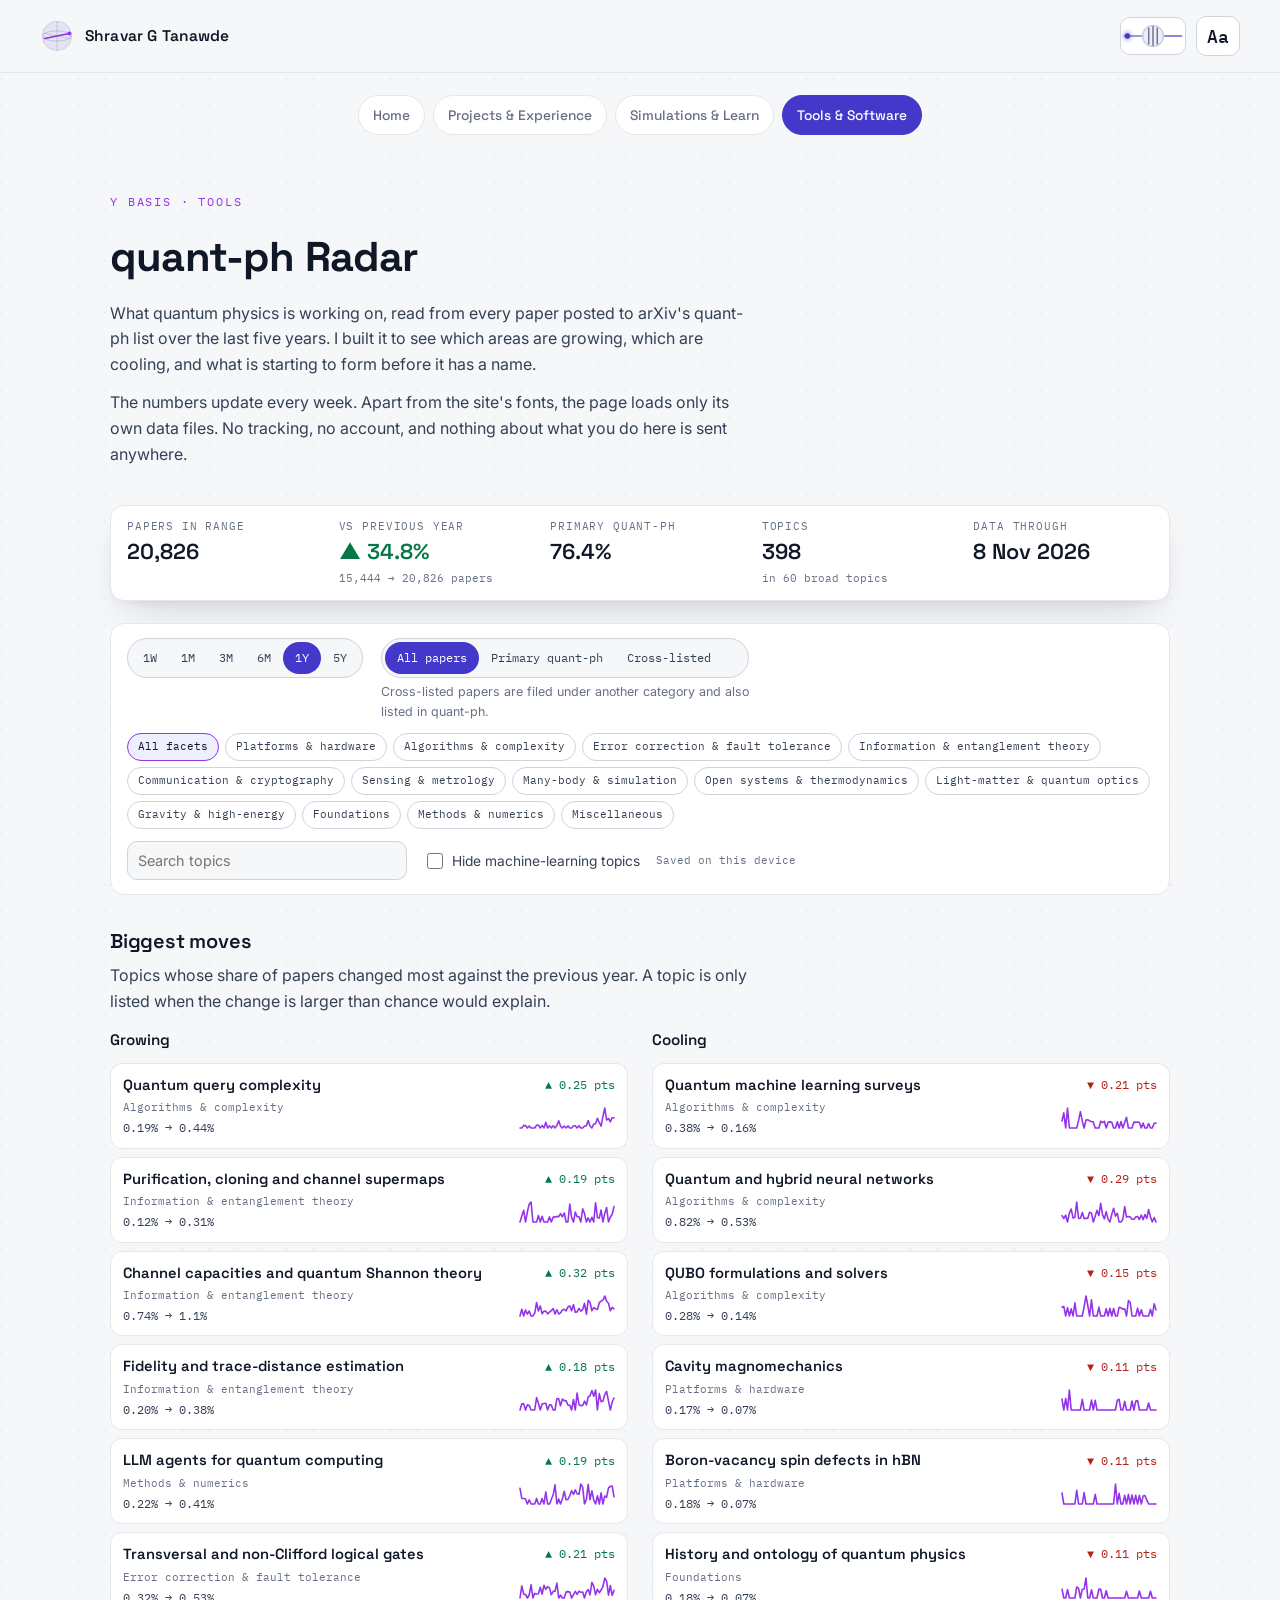
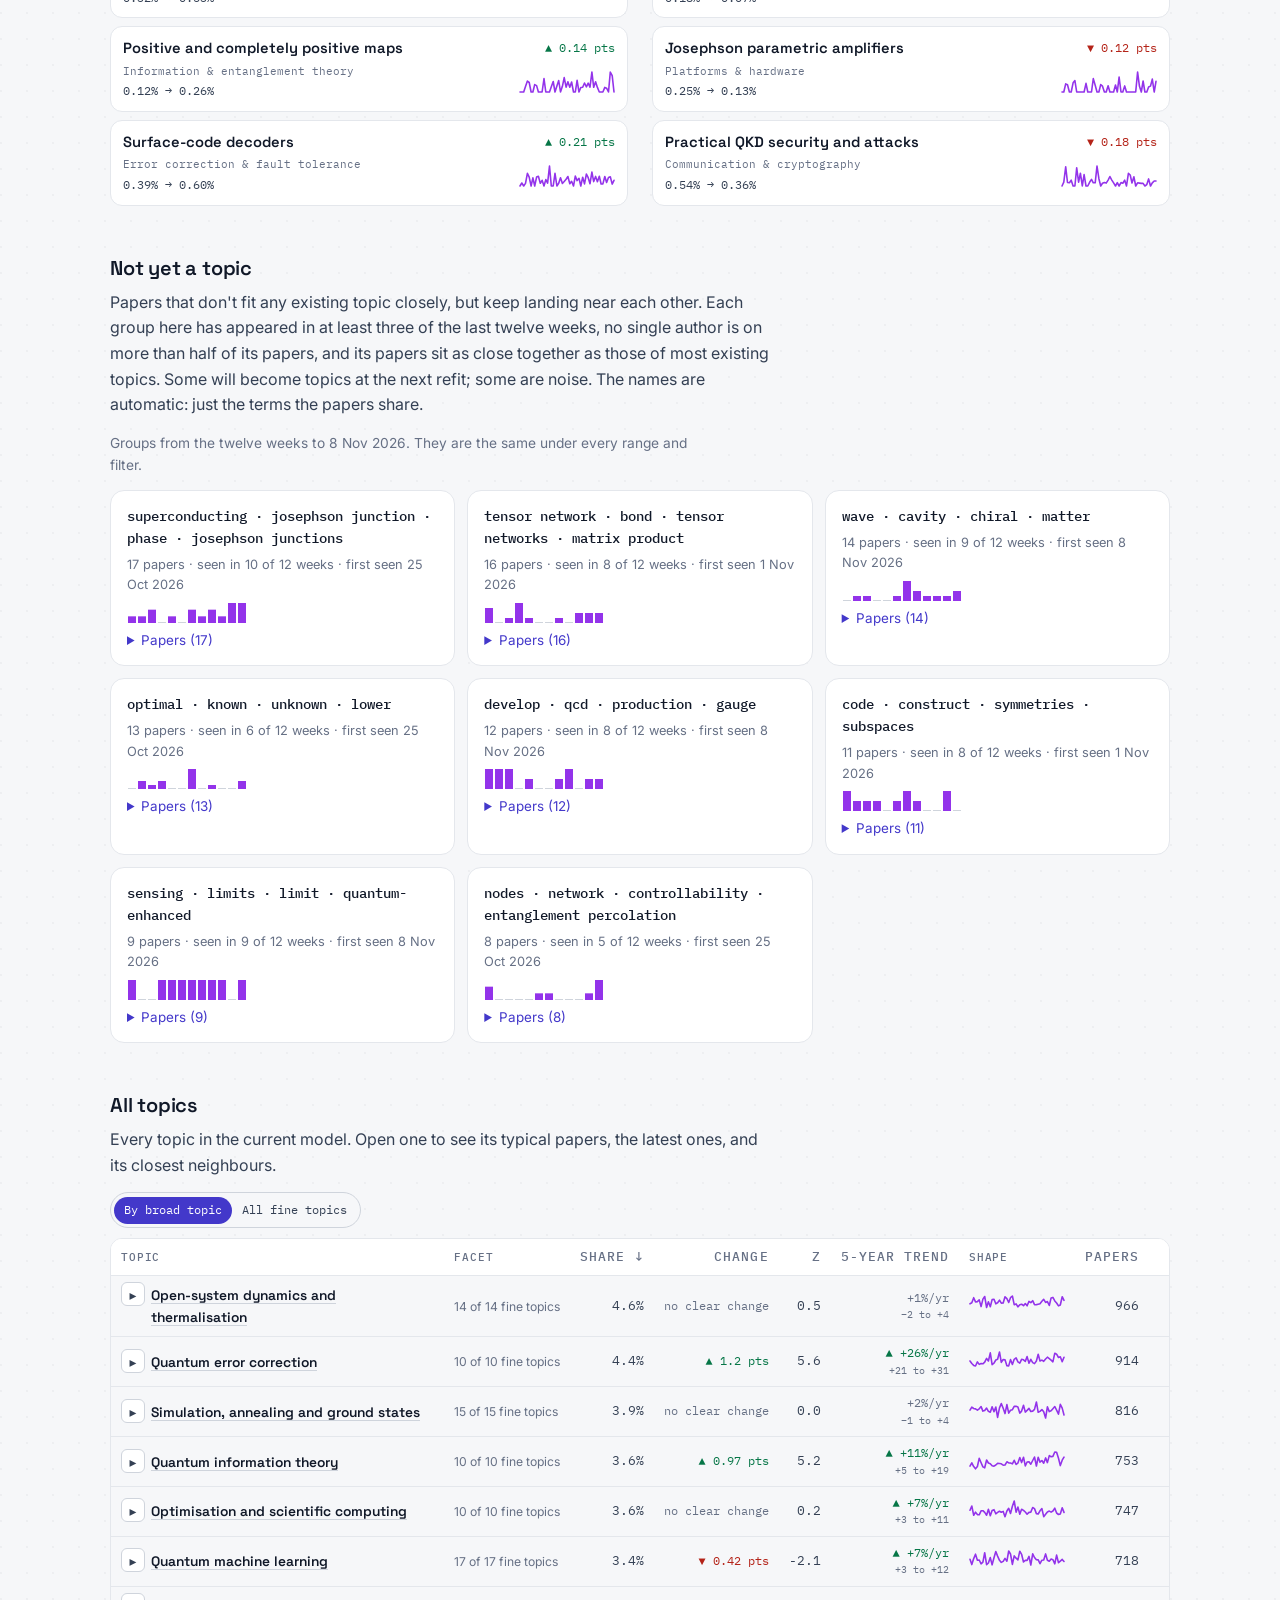
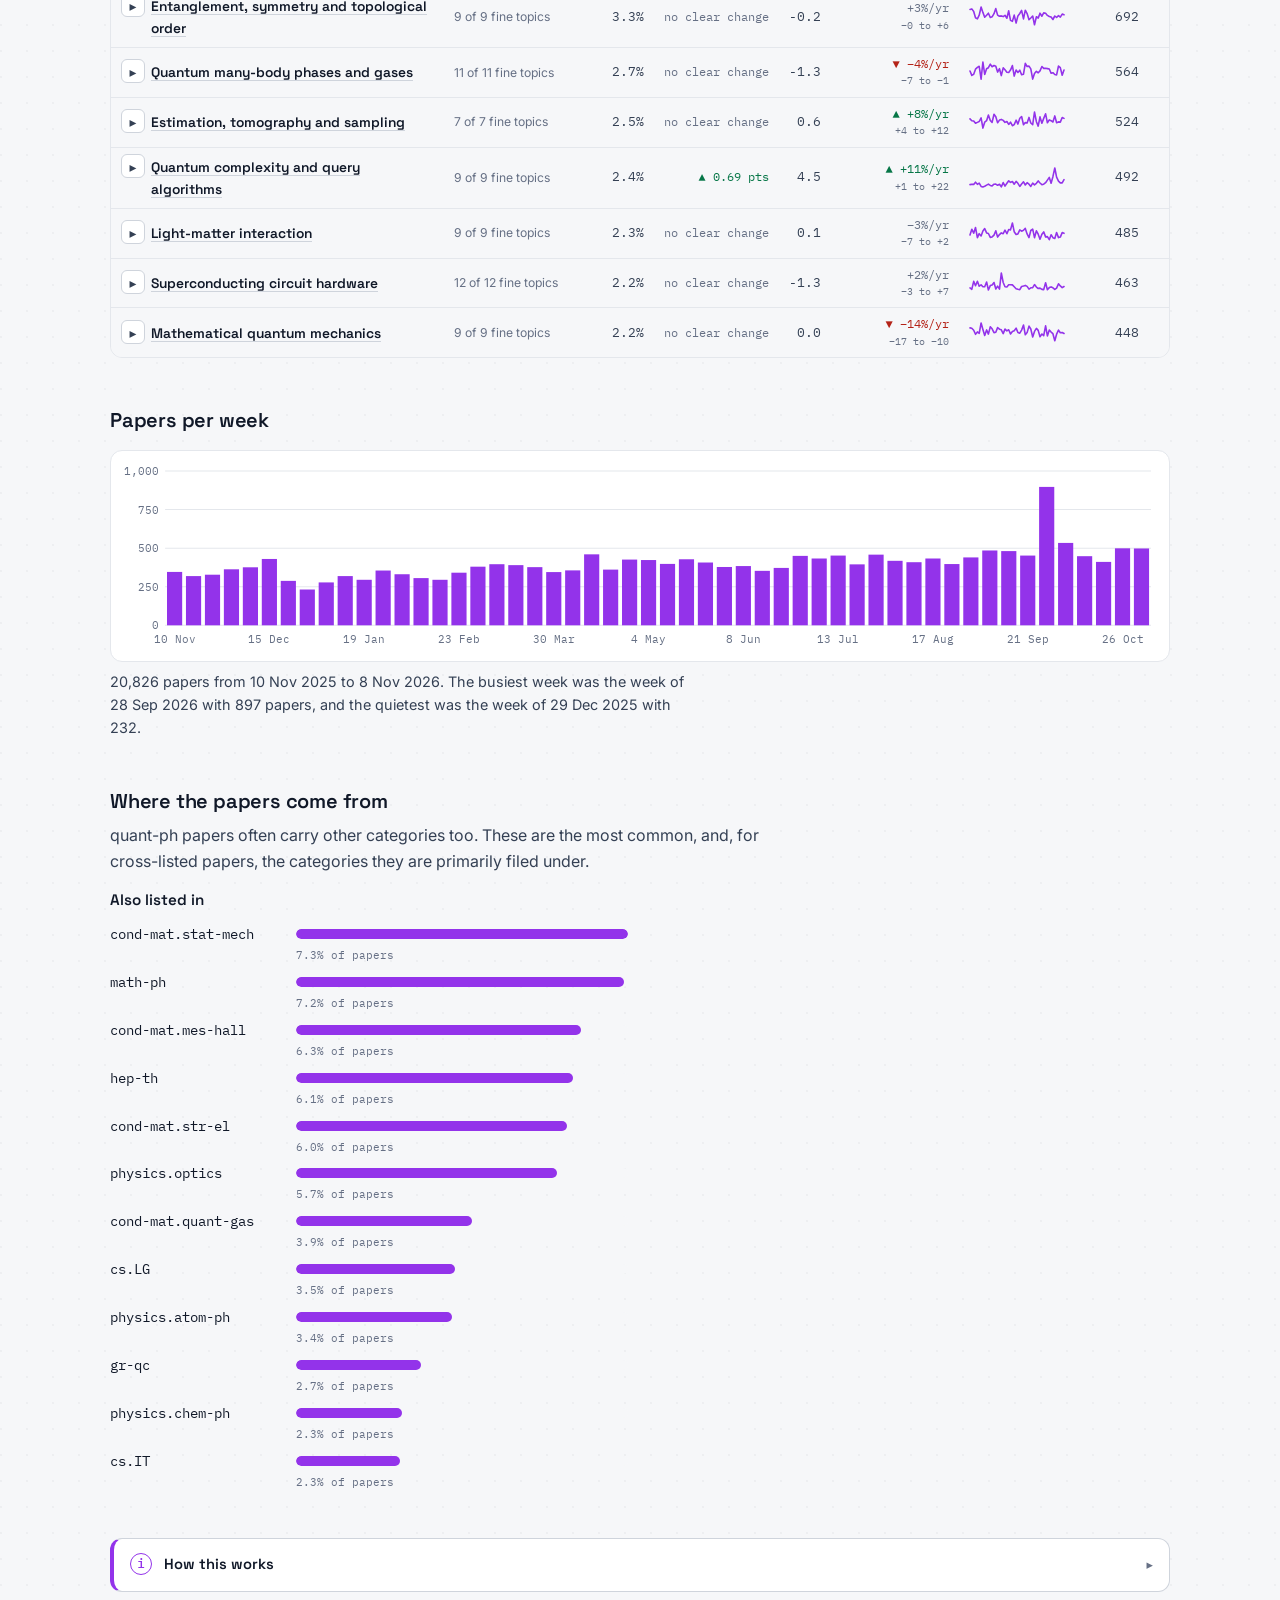
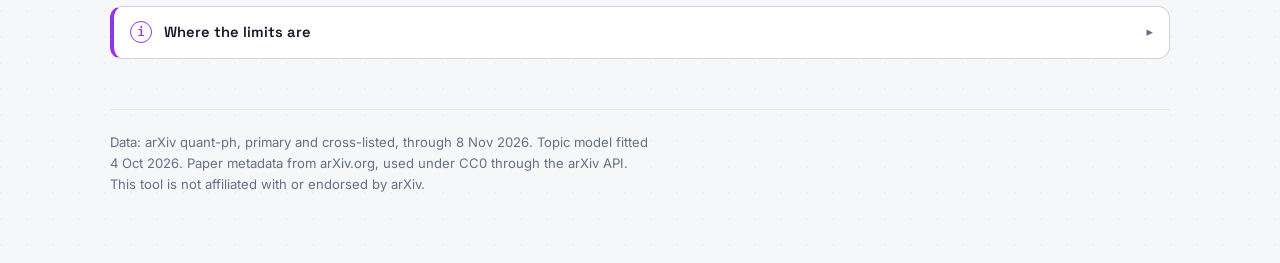
<file: tools/arxiv-radar/index.html>
<!DOCTYPE html>
<html lang="en" data-theme="light" data-axis="y">
<head>
<meta charset="UTF-8">
<meta name="viewport" content="width=device-width, initial-scale=1.0">
<meta name="theme-color" content="#f6f7f9">
<title>quant-ph Radar · Quantum Portfolio</title>
<meta name="description" content="Five years of arXiv quant-ph papers, grouped into topics and tracked week by week. Updated every week; runs in your browser.">

<!-- Apply saved theme + reading settings BEFORE first paint (no flash).
     Also seeds the topbar sphere with the PREVIOUS page's axis, so js/axis.js has
     something to animate away from. Keep AXIS in sync with js/axis.js. -->
<script>
  (function () {
    var d = document.documentElement;
    try {
      var t = localStorage.getItem('qp-theme');
      if (t) d.setAttribute('data-theme', t);
      var r = JSON.parse(localStorage.getItem('qp-reading') || '{}');
      var MAP = {font:{default:'var(--stack-default)',inter:'var(--stack-inter)',atkinson:'var(--stack-atkinson)',dyslexic:'var(--stack-dyslexic)'},size:{small:'15px',medium:'16px',large:'18px',xl:'20px'},tracking:{normal:'0em',wide:'0.02em',wider:'0.04em'},leading:{tight:'1.4',normal:'1.6',relaxed:'1.8',loose:'2.0'},measure:{narrow:'55ch',default:'66ch',wide:'80ch',full:'none'}};
      var V = {font:'--font-body',size:'--size',tracking:'--tracking-body',leading:'--leading-body',measure:'--measure'};
      for (var k in V) if (r[k] && MAP[k][r[k]]) d.style.setProperty(V[k], MAP[k][r[k]]);
    } catch (e) {}
    try {
      var AXIS = {z:['0deg','1'], x:['-78.5deg','0.882'], y:['78.5deg','0.882']};
      var from = sessionStorage.getItem('qp-axis');
      if (!AXIS[from]) from = d.getAttribute('data-axis');
      if (AXIS[from]) { d.style.setProperty('--axis-angle', AXIS[from][0]); d.style.setProperty('--axis-scale', AXIS[from][1]); }
    } catch (e) {}
  })();
</script>

<link rel="preconnect" href="https://fonts.googleapis.com">
<link rel="preconnect" href="https://fonts.gstatic.com" crossorigin>
<link href="https://fonts.googleapis.com/css2?family=Space+Grotesk:wght@400;500;600;700&family=Inter:wght@400;500;600;700&family=IBM+Plex+Mono:ital,wght@0,400;0,500;1,400&family=Atkinson+Hyperlegible:wght@400;700&display=swap" rel="stylesheet">
<link href="https://fonts.cdnfonts.com/css/opendyslexic" rel="stylesheet">

<link rel="stylesheet" href="../../css/global.css?v=5">
<link rel="stylesheet" href="../../css/page.css?v=5">
<link rel="stylesheet" href="css/radar.css?v=2">
</head>
<body>

  <div class="topbar">
    <a class="brand" href="../../index.html" aria-label="Back to the sphere (home)" title="Back to the sphere">
      <span class="brand-sphere">
        <svg viewBox="0 0 40 40" aria-hidden="true">
          <circle class="bs-rim" cx="20" cy="20" r="17"></circle>
          <ellipse class="bs-eq" cx="20" cy="20" rx="17" ry="6"></ellipse>
          <line class="bs-guide" x1="20" y1="3" x2="20" y2="37"></line>
          <line class="bs-guide" x1="5.3" y1="17" x2="34.7" y2="23"></line>
          <line class="bs-guide" x1="5.3" y1="23" x2="34.7" y2="17"></line>
          <g class="bs-active">
            <line x1="20" y1="37" x2="20" y2="3"></line>
            <circle cx="20" cy="3" r="2.6"></circle>
          </g>
        </svg>
      </span>
      <span class="name">Shravar G Tanawde</span>
    </a>
    <div class="bar-actions">
      <button id="spin" class="spin" role="switch" aria-checked="false" aria-label="Toggle theme by rotating the polarizing filter" title="Rotate the filter to block the photon">
        <svg viewBox="0 0 66 38" aria-hidden="true">
          <line class="beam-in" x1="3" y1="19" x2="22" y2="19"></line>
          <line class="beam-out" x1="44" y1="19" x2="63" y2="19"></line>
          <g class="filter">
            <circle class="rim" cx="33" cy="19" r="11"></circle>
            <g class="grating">
              <line x1="33" y1="9" x2="33" y2="29"></line>
              <line x1="28.5" y1="10.5" x2="28.5" y2="27.5"></line>
              <line x1="37.5" y1="10.5" x2="37.5" y2="27.5"></line>
            </g>
          </g>
          <circle class="photon" cx="6" cy="19" r="2.8"></circle>
        </svg>
      </button>
      <button id="aaToggle" class="aa-btn" aria-label="Reading settings" aria-expanded="false" aria-controls="aaPanel" aria-haspopup="dialog">Aa</button>
    </div>
  </div>

  <nav class="nav" aria-label="Sections">
      <a class="navlink" href="../../index.html">Home</a>
      <a class="navlink" href="../../projects.html">Projects &amp; Experience</a>
      <a class="navlink" href="../../learn.html">Simulations &amp; Learn</a>
      <a class="navlink on" href="../../tools.html">Tools &amp; Software</a>
  </nav>

  <main class="wb-page rd-page">

    <header class="wb-head">
      <p class="obs-eyebrow">Y basis · tools</p>
      <h1>quant-ph Radar</h1>
      <p class="lead">What quantum physics is working on, read from every paper posted to arXiv's quant-ph list over the last five years. I built it to see which areas are growing, which are cooling, and what is starting to form before it has a name.</p>
      <p class="lead">The numbers update every week. Apart from the site's fonts, the page loads only its own data files. No tracking, no account, and nothing about what you do here is sent anywhere.</p>
    </header>

    <noscript><p class="rd-status">This page draws its charts with JavaScript. With it off, the weekly summary is still readable as raw data at <a href="data/radar.json">data/radar.json</a>.</p></noscript>

    <p class="rd-status" id="rdStatus" role="status" aria-live="polite">Loading the latest week…</p>

    <div id="rdApp" hidden>

      <dl class="rd-stats" id="rdStats"></dl>

      <section class="rd-controls" aria-label="Range and filters">
        <fieldset class="rd-seg" id="rdRange">
          <legend class="vh">Range</legend>
        </fieldset>
        <div class="rd-filter">
          <fieldset class="rd-seg" id="rdFilter">
            <legend class="vh">Papers</legend>
          </fieldset>
          <p class="rd-help">Cross-listed papers are filed under another category and also listed in quant-ph.</p>
        </div>
        <div class="rd-chips" id="rdFacets" role="group" aria-label="Facets"></div>
        <div class="rd-row">
          <label class="rd-search"><span class="vh">Search topics</span>
            <input type="search" id="rdSearch" placeholder="Search topics" autocomplete="off" spellcheck="false"></label>
          <label class="rd-check"><input type="checkbox" id="rdHideML"> Hide machine-learning topics</label>
          <span class="saved-note">Saved on this device</span>
        </div>
      </section>

      <section class="rd-section" aria-labelledby="h-moves">
        <h2 id="h-moves">Biggest moves</h2>
        <p class="rd-intro" id="rdMovesIntro"></p>
        <div class="rd-cols">
          <div><h3 class="rd-h3">Growing</h3><ol class="rd-moves" id="rdGrowing"></ol></div>
          <div><h3 class="rd-h3">Cooling</h3><ol class="rd-moves" id="rdCooling"></ol></div>
        </div>
      </section>

      <section class="rd-section" aria-labelledby="h-emerging">
        <h2 id="h-emerging">Not yet a topic</h2>
        <p class="rd-intro">Papers that don't fit any existing topic closely, but keep landing near each other. Each group here has appeared in at least three of the last twelve weeks, no single author is on more than half of its papers, and its papers sit as close together as those of most existing topics. Some will become topics at the next refit; some are noise. The names are automatic: just the terms the papers share.</p>
        <p class="rd-note" id="rdEmergingWhen"></p>
        <div class="rd-cards" id="rdEmerging"></div>
      </section>

      <section class="rd-section" aria-labelledby="h-topics">
        <h2 id="h-topics">All topics</h2>
        <p class="rd-intro">Every topic in the current model. Open one to see its typical papers, the latest ones, and its closest neighbours.</p>
        <div class="rd-tablebar">
          <fieldset class="rd-seg rd-seg-small" id="rdLayout">
            <legend class="vh">Table layout</legend>
          </fieldset>
          <p class="rd-note" id="rdHiddenLine"></p>
        </div>
        <div class="rd-scroll" id="rdTableWrap"></div>
      </section>

      <section class="rd-section" aria-labelledby="h-volume">
        <h2 id="h-volume">Papers per week</h2>
        <p class="rd-intro" id="rdVolumeIntro"></p>
        <div class="rd-chart" id="rdVolume"></div>
        <p class="rd-summary" id="rdVolumeText"></p>
      </section>

      <section class="rd-section" aria-labelledby="h-cats">
        <h2 id="h-cats">Where the papers come from</h2>
        <p class="rd-intro">quant-ph papers often carry other categories too. These are the most common, and, for cross-listed papers, the categories they are primarily filed under.</p>
        <div class="rd-cols" id="rdCats"></div>
      </section>

      <div class="rd-callouts">
        <details class="wb-callout rd-faq" data-level="note">
          <summary><span class="ico" aria-hidden="true">i</span><span class="title">How this works</span></summary>
          <p>Every abstract is turned into a vector by a small language model that places papers about the same idea near each other, even when they use different words. Papers that cluster together form a topic: <span id="rdNFine">fine</span> topics of at least 30 papers each, grouped into <span id="rdNBroad">broad</span> broad topics. Each topic is named from its most typical papers. Claude drafted the names, and I checked and edited every one. The page counts how much of each period's output lands in each topic. New papers are assigned every week; the topics themselves are refitted every few months, and older papers are re-read with each refit so the history stays consistent.</p>
        </details>
        <details class="wb-callout rd-faq" data-level="note">
          <summary><span class="ico" aria-hidden="true">i</span><span class="title">Where the limits are</span></summary>
          <p>Topics come from how papers are written, not from any official classification. Some are methods, some are platforms, and a paper can sit close to two. Short ranges are noisy: a week is a few hundred papers, so one popular paper and its follow-ups can move a topic, and most fine topics need a year or more before a change is larger than chance. A change is only marked when it is more than two standard errors from zero; otherwise the page says so. Dates are first-submission dates, so a paper revised later still counts in the week it first appeared. About 3% of papers wait two to eight weeks in arXiv's moderation queue, so the newest weeks start slightly short and fill in over the following updates. Last week, <span id="rdUnassigned">a share</span> of papers didn't fit any topic closely enough to be assigned.</p>
        </details>
      </div>

    </div>

    <dialog class="rd-panel" id="rdPanel" aria-labelledby="rdPanelTitle"></dialog>

    <footer class="wb-foot">
      <p id="rdFootData">Data: arXiv quant-ph, primary and cross-listed. Paper metadata from arXiv.org, used under CC0 through the arXiv API. This tool is not affiliated with or endorsed by arXiv.</p>
    </footer>

  </main>

  <!-- Reading settings popover -->
  <div id="aaPanel" class="panel" role="dialog" aria-label="Reading settings" hidden>
    <div class="panel-title">Reading settings <span class="hint">applies live</span></div>
    <div class="grid">
      <div class="field wide"><label for="c-style">Style</label>
        <select id="c-style" data-var="font"><option value="default">Default (Sans)</option><option value="inter">Inter</option><option value="atkinson">Atkinson Hyperlegible</option><option value="dyslexic">OpenDyslexic</option></select></div>
      <div class="field"><label for="c-size">Size</label>
        <select id="c-size" data-var="size"><option value="small">Small</option><option value="medium">Medium</option><option value="large">Large</option><option value="xl">Extra Large</option></select></div>
      <div class="field"><label for="c-tracking">Letter spacing</label>
        <select id="c-tracking" data-var="tracking"><option value="normal">Normal</option><option value="wide">Wide</option><option value="wider">Wider</option></select></div>
      <div class="field"><label for="c-leading">Line spacing</label>
        <select id="c-leading" data-var="leading"><option value="tight">Tight</option><option value="normal">Normal</option><option value="relaxed">Relaxed</option><option value="loose">Loose</option></select></div>
      <div class="field"><label for="c-measure">Paragraph width</label>
        <select id="c-measure" data-var="measure"><option value="narrow">Narrow</option><option value="default">Default</option><option value="wide">Wide</option><option value="full">Full</option></select></div>
      <div class="preview"><span class="cap">Preview</span>A qubit measured in the wrong basis gives a random result.</div>
    </div>
    <div class="panel-foot"><button id="aaReset" class="reset" type="button">Reset to defaults</button><span class="saved-note">Saved on this device</span></div>
  </div>

  <script src="../../js/theme.js?v=4"></script>
  <script src="../../js/accessibility.js?v=5"></script>
  <script src="../../js/axis.js?v=4"></script>

  <!-- ES modules, so the page has to be served over http(s), not opened from
       the filesystem. See README. -->
  <script type="module" src="js/main.js?v=2"></script>
</body>
</html>
</file>
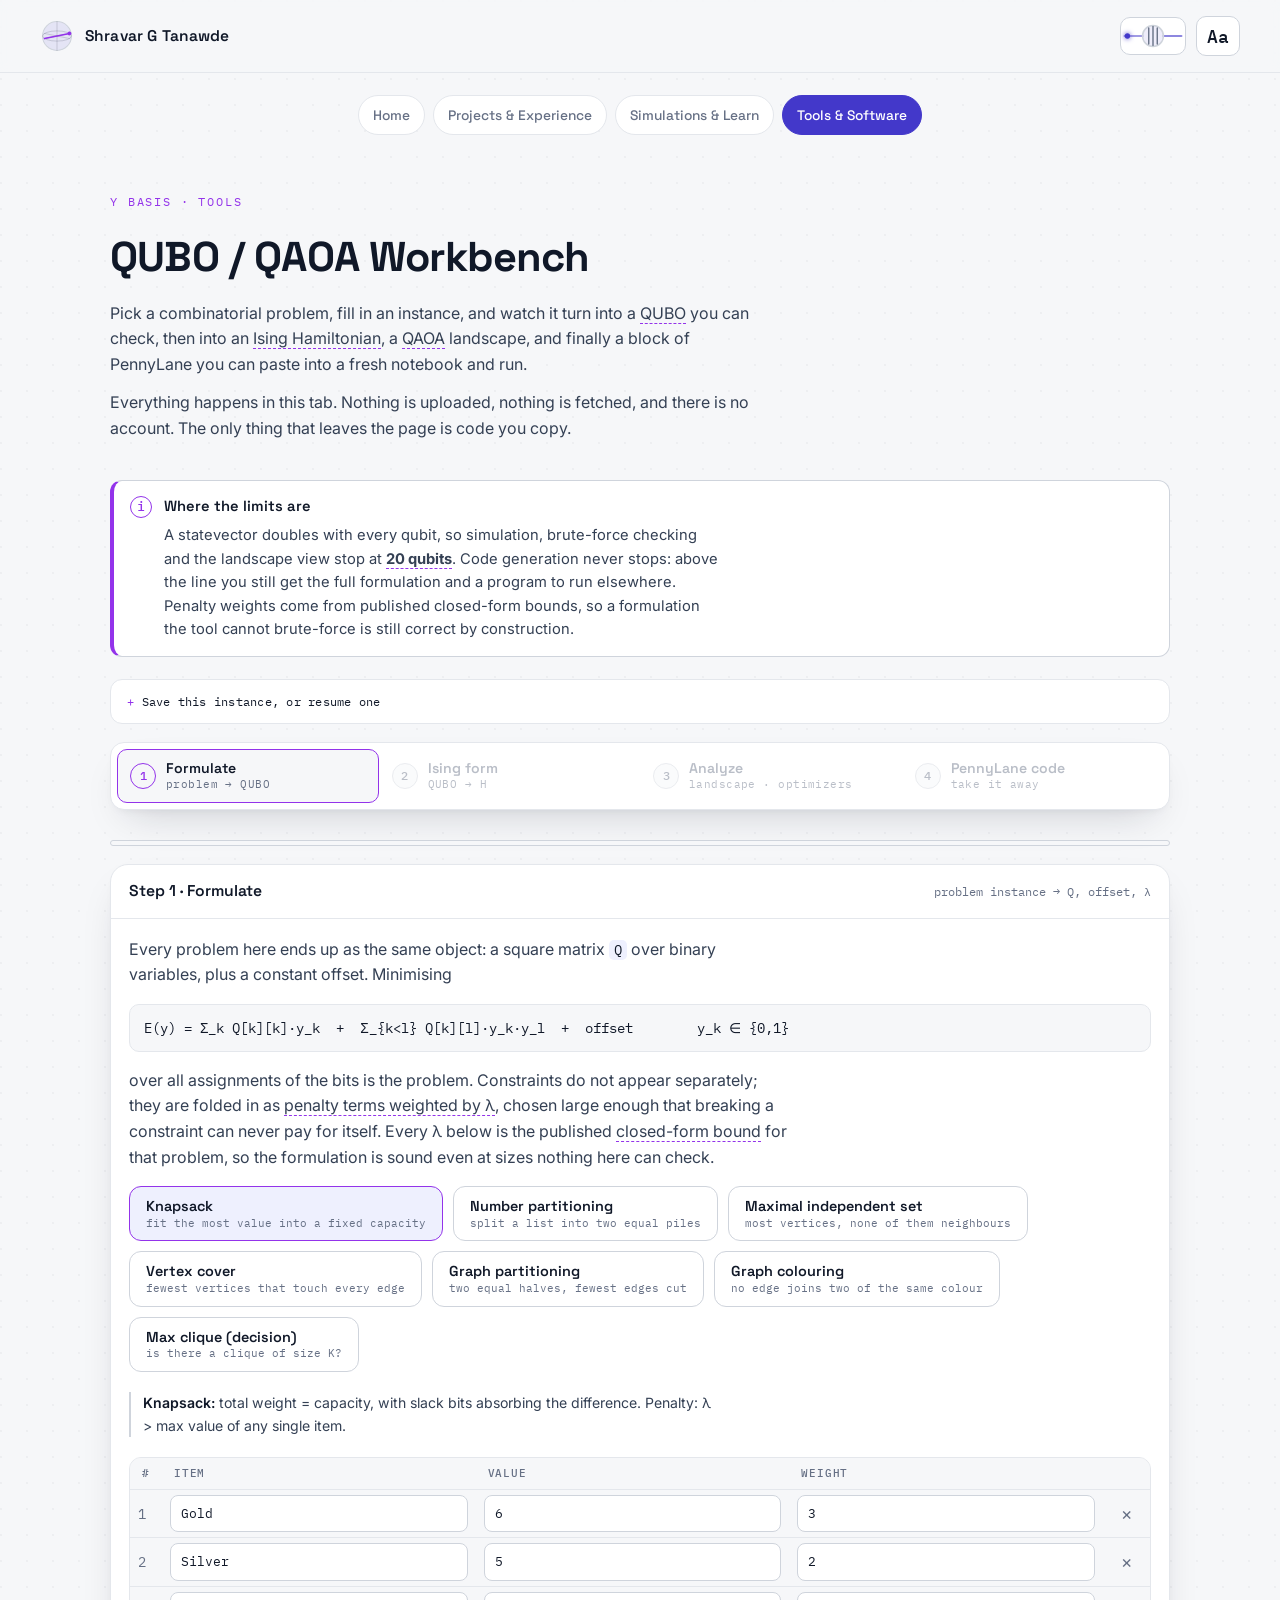
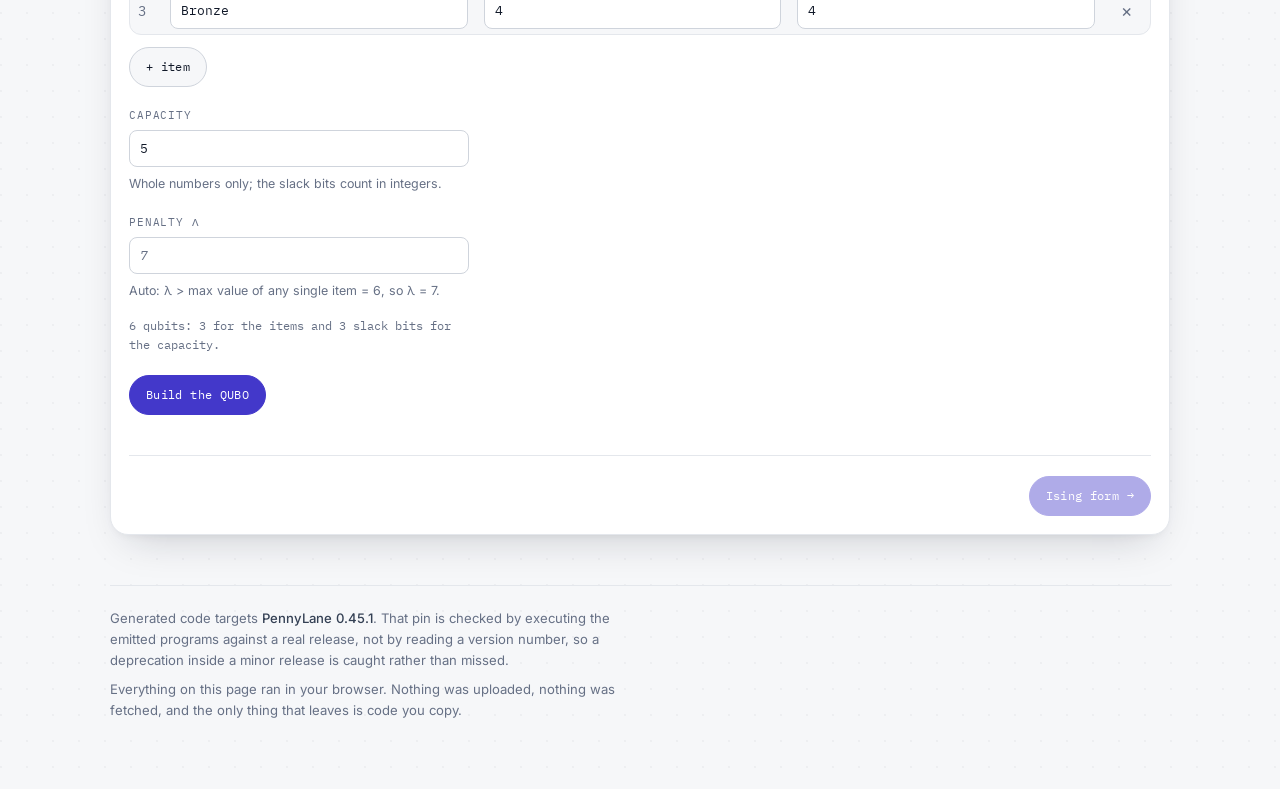
<file: tools/qubo-workbench/index.html>
<!DOCTYPE html>
<html lang="en" data-theme="light" data-axis="y">
<head>
<meta charset="UTF-8">
<meta name="viewport" content="width=device-width, initial-scale=1.0">
<meta name="theme-color" content="#f6f7f9">
<title>QUBO / QAOA Workbench · Quantum Portfolio</title>
<meta name="description" content="Turn a combinatorial problem into a QUBO, check it, look at the QAOA landscape, and take away runnable PennyLane code. Runs entirely in your browser.">

<!-- Apply saved theme + reading settings BEFORE first paint (no flash).
     Also seeds the topbar sphere with the PREVIOUS page's axis, so js/axis.js has
     something to animate away from. Keep AXIS in sync with js/axis.js. -->
<script>
  (function () {
    var d = document.documentElement;
    try {
      var t = localStorage.getItem('qp-theme');
      if (t) d.setAttribute('data-theme', t);
      var r = JSON.parse(localStorage.getItem('qp-reading') || '{}');
      var MAP = {font:{default:'var(--stack-default)',inter:'var(--stack-inter)',atkinson:'var(--stack-atkinson)',dyslexic:'var(--stack-dyslexic)'},size:{small:'15px',medium:'16px',large:'18px',xl:'20px'},tracking:{normal:'0em',wide:'0.02em',wider:'0.04em'},leading:{tight:'1.4',normal:'1.6',relaxed:'1.8',loose:'2.0'},measure:{narrow:'55ch',default:'66ch',wide:'80ch',full:'none'}};
      var V = {font:'--font-body',size:'--size',tracking:'--tracking-body',leading:'--leading-body',measure:'--measure'};
      for (var k in V) if (r[k] && MAP[k][r[k]]) d.style.setProperty(V[k], MAP[k][r[k]]);
    } catch (e) {}
    try {
      var AXIS = {z:['0deg','1'], x:['-78.5deg','0.882'], y:['78.5deg','0.882']};
      var from = sessionStorage.getItem('qp-axis');
      if (!AXIS[from]) from = d.getAttribute('data-axis');
      if (AXIS[from]) { d.style.setProperty('--axis-angle', AXIS[from][0]); d.style.setProperty('--axis-scale', AXIS[from][1]); }
    } catch (e) {}
  })();
</script>

<link rel="preconnect" href="https://fonts.googleapis.com">
<link rel="preconnect" href="https://fonts.gstatic.com" crossorigin>
<link href="https://fonts.googleapis.com/css2?family=Space+Grotesk:wght@400;500;600;700&family=Inter:wght@400;500;600;700&family=IBM+Plex+Mono:ital,wght@0,400;0,500;1,400&family=Atkinson+Hyperlegible:wght@400;700&display=swap" rel="stylesheet">
<link href="https://fonts.cdnfonts.com/css/opendyslexic" rel="stylesheet">

<link rel="stylesheet" href="../../css/global.css?v=5">
<link rel="stylesheet" href="../../css/page.css?v=5">
<link rel="stylesheet" href="css/workbench.css?v=9">
</head>
<body>

  <div class="topbar">
    <a class="brand" href="../../index.html" aria-label="Back to the sphere (home)" title="Back to the sphere">
      <span class="brand-sphere">
        <svg viewBox="0 0 40 40" aria-hidden="true">
          <circle class="bs-rim" cx="20" cy="20" r="17"></circle>
          <ellipse class="bs-eq" cx="20" cy="20" rx="17" ry="6"></ellipse>
          <line class="bs-guide" x1="20" y1="3" x2="20" y2="37"></line>
          <line class="bs-guide" x1="5.3" y1="17" x2="34.7" y2="23"></line>
          <line class="bs-guide" x1="5.3" y1="23" x2="34.7" y2="17"></line>
          <g class="bs-active">
            <line x1="20" y1="37" x2="20" y2="3"></line>
            <circle cx="20" cy="3" r="2.6"></circle>
          </g>
        </svg>
      </span>
      <span class="name">Shravar G Tanawde</span>
    </a>
    <div class="bar-actions">
      <button id="spin" class="spin" role="switch" aria-checked="false" aria-label="Toggle theme by rotating the polarizing filter" title="Rotate the filter to block the photon">
        <svg viewBox="0 0 66 38" aria-hidden="true">
          <line class="beam-in" x1="3" y1="19" x2="22" y2="19"></line>
          <line class="beam-out" x1="44" y1="19" x2="63" y2="19"></line>
          <g class="filter">
            <circle class="rim" cx="33" cy="19" r="11"></circle>
            <g class="grating">
              <line x1="33" y1="9" x2="33" y2="29"></line>
              <line x1="28.5" y1="10.5" x2="28.5" y2="27.5"></line>
              <line x1="37.5" y1="10.5" x2="37.5" y2="27.5"></line>
            </g>
          </g>
          <circle class="photon" cx="6" cy="19" r="2.8"></circle>
        </svg>
      </button>
      <button id="aaToggle" class="aa-btn" aria-label="Reading settings" aria-expanded="false" aria-controls="aaPanel" aria-haspopup="dialog">Aa</button>
    </div>
  </div>

  <nav class="nav" aria-label="Sections">
      <a class="navlink" href="../../index.html">Home</a>
      <a class="navlink" href="../../projects.html">Projects &amp; Experience</a>
      <a class="navlink" href="../../learn.html">Simulations &amp; Learn</a>
      <a class="navlink on" href="../../tools.html">Tools &amp; Software</a>
  </nav>

  <main class="wb-page">

    <header class="wb-head">
      <p class="obs-eyebrow">Y basis · tools</p>
      <h1>QUBO / QAOA Workbench</h1>
      <p class="lead">Pick a combinatorial problem, fill in an instance, and watch it turn into
        a <span data-def="qubo">QUBO</span> you can check, then into an <span data-def="ising">Ising Hamiltonian</span>, a <span data-def="qaoa">QAOA</span> landscape, and finally a
        block of PennyLane you can paste into a fresh notebook and run.</p>
      <p class="lead">Everything happens in this tab. Nothing is uploaded, nothing is fetched,
        and there is no account. The only thing that leaves the page is code you copy.</p>
    </header>

    <div class="wb-callout" data-level="note">
      <span class="ico" aria-hidden="true">i</span>
      <p class="title">Where the limits are</p>
      <p>A statevector doubles with every qubit, so simulation, brute-force checking and the
        landscape view stop at <strong data-def="statevector">20 qubits</strong>. Code generation never stops: above the
        line you still get the full formulation and a program to run elsewhere. Penalty weights
        come from published closed-form bounds, so a formulation the tool cannot brute-force is
        still correct by construction.</p>
    </div>

    <details class="wb-save">
      <summary>Save this instance, or resume one</summary>
      <div class="wb-save-body">
        <p>A save code carries the whole formulation, so pasting one back reopens every step it is
          big enough for, so you can come back to the middle of the pipeline, not just the start.
          It is a string of text and nothing else: no account, no upload, nothing stored anywhere
          but wherever you paste it.</p>
        <label class="vh" for="wbSaveCode">Save code</label>
        <textarea id="wbSaveCode" class="wb-input wb-textarea" rows="3" spellcheck="false"
                  placeholder="Paste a save code here, or press Save to make one."></textarea>
        <div class="wb-actions">
          <button class="wb-btn" type="button" id="wbSave">Save this instance</button>
          <button class="wb-btn" type="button" id="wbLoad">Load the pasted code</button>
        </div>
        <p class="wb-field-note" id="wbSaveNote" role="status" aria-live="polite"></p>
      </div>
    </details>

    <nav class="wb-rail" id="wbRail" aria-label="Workbench steps">
      <button class="wb-step" type="button" data-step="1" aria-current="step">
        <span class="n" aria-hidden="true">1</span>
        <span class="t"><b>Formulate</b><span>problem → QUBO</span></span>
      </button>
      <button class="wb-step" type="button" data-step="2" disabled>
        <span class="n" aria-hidden="true">2</span>
        <span class="t"><b>Ising form</b><span>QUBO → H</span></span>
      </button>
      <button class="wb-step" type="button" data-step="3" disabled>
        <span class="n" aria-hidden="true">3</span>
        <span class="t"><b>Analyze</b><span>landscape · optimizers</span></span>
      </button>
      <button class="wb-step" type="button" data-step="4" disabled>
        <span class="n" aria-hidden="true">4</span>
        <span class="t"><b>PennyLane code</b><span>take it away</span></span>
      </button>
    </nav>

    <!-- Written by render.js when the instance approaches or crosses the cap. -->
    <div class="wb-callout" id="wbNotice" hidden></div>

    <!-- Qubit count, decision/ancilla split, statevector memory. No runtime estimate:
         that depends on the visitor's machine and is not a number this tool can stand behind. -->
    <div class="wb-size" id="wbSize" hidden></div>

    <section class="wb-panel" id="panel-1" aria-labelledby="h-step-1">
      <div class="wb-panel-bar">
        <h2 id="h-step-1">Step 1 · Formulate</h2>
        <p class="sub">problem instance → Q, offset, λ</p>
      </div>
      <div class="wb-panel-body">
        <p>Every problem here ends up as the same object: a square matrix <code class="wb-tok">Q</code>
          over binary variables, plus a constant offset. Minimising</p>
        <div class="wb-formula">E(y) = Σ_k Q[k][k]·y_k  +  Σ_{k&lt;l} Q[k][l]·y_k·y_l  +  offset        y_k ∈ {0,1}</div>
        <p>over all assignments of the bits is the problem. Constraints do not appear separately;
          they are folded in as <span data-def="penalty">penalty terms weighted by λ</span>, chosen large enough that breaking a
          constraint can never pay for itself. Every λ below is the published <span data-def="bound">closed-form bound</span>
          for that problem, so the formulation is sound even at sizes nothing here can check.</p>

        <!-- Both filled from the template registry, so a new problem appears here
             the moment problems.js gains an entry. -->
        <div class="wb-problems" id="wbProblems" role="group" aria-label="Problem template"></div>
        <p class="wb-constraint" id="wbConstraint"></p>

        <div id="wbForm"></div>

        <div id="wbResults" hidden>
          <h3 class="wb-h3">The Q matrix</h3>
          <div id="wbMatrix"></div>

          <h3 class="wb-h3">Which qubit is which</h3>
          <div id="wbLedger"></div>

          <h3 class="wb-h3">Does the formulation actually work?</h3>
          <div id="wbVerdict"></div>
        </div>
      </div>
    </section>

    <section class="wb-panel" id="panel-2" aria-labelledby="h-step-2" hidden>
      <div class="wb-panel-bar">
        <h2 id="h-step-2">Step 2 · Ising form</h2>
        <p class="sub">QUBO → h, J, offset</p>
      </div>
      <div class="wb-panel-body">
        <p>The same energy, rewritten over spins <code class="wb-tok">s = 2y − 1</code>. Nothing is
          being solved here and nothing is lost. It is a change of variables, and the point of the
          step is that you can see it is one. These three things are what a simulator or a device
          actually takes: the local fields <code class="wb-tok">h</code>, the couplings
          <code class="wb-tok">J</code>, and the <span data-def="offset">constant offset</span>.</p>
        <div id="wbIsing"></div>
      </div>
    </section>

    <section class="wb-panel" id="panel-3" aria-labelledby="h-step-3" hidden>
      <div class="wb-panel-bar">
        <h2 id="h-step-3">Step 3 · Analyze</h2>
        <p class="sub">under the 20-qubit cap only</p>
      </div>
      <div class="wb-panel-body">
        <p>QAOA, simulated here in the tab. The circuit is built from the Hamiltonian in Step 2,
          run on a hand-written <span data-def="statevector">statevector</span>, and measured against the <span data-def="groundState">true optimum</span> that Step 1
          <span data-def="bruteForce">brute-forced</span>, which is why none of this exists above the cap: there is nothing to
          measure against, and nothing small enough to simulate.</p>

        <!-- Shown only if something reaches this panel over the cap. The rail
             normally makes that impossible. -->
        <div class="wb-callout" id="wbAnalysisGate" data-level="stop" hidden>
          <span class="ico" aria-hidden="true">!</span>
          <p class="title">Too large to analyse here</p>
          <p>Above ~20 qubits, this tool generates code but can’t run, verify, or analyze the
            landscape in your browser. You’ll get the formulation and PennyLane code to run yourself.</p>
        </div>

        <p class="wb-status" id="wbAnalysisStatus" role="status" aria-live="polite"></p>
        <div id="wbAnalysis"></div>
      </div>
    </section>

    <section class="wb-panel" id="panel-4" aria-labelledby="h-step-4" hidden>
      <div class="wb-panel-bar">
        <h2 id="h-step-4">Step 4 · PennyLane code</h2>
        <p class="sub">never capped</p>
      </div>
      <div class="wb-panel-body">
        <p>A self-contained cell: it installs what it needs, defines this instance inline, seeds
          its own randomness and prints a result. Paste it into a fresh notebook and it runs, with
          nothing to fill in. This step is never capped. Above the limit it is the whole offering,
          and it is marked as unverified rather than withheld.</p>
        <div id="wbCodegen"></div>
      </div>
    </section>

    <footer class="wb-foot">
      <p>Generated code targets <b id="wbFooterVersion">PennyLane</b>. That pin is checked by
        executing the emitted programs against a real release, not by reading a version number,
        so a deprecation inside a minor release is caught rather than missed.</p>
      <p>Everything on this page ran in your browser. Nothing was uploaded, nothing was fetched,
        and the only thing that leaves is code you copy.</p>
    </footer>

  </main>

  <!-- Reading settings popover -->
  <div id="aaPanel" class="panel" role="dialog" aria-label="Reading settings" hidden>
    <div class="panel-title">Reading settings <span class="hint">applies live</span></div>
    <div class="grid">
      <div class="field wide"><label for="c-style">Style</label>
        <select id="c-style" data-var="font"><option value="default">Default (Sans)</option><option value="inter">Inter</option><option value="atkinson">Atkinson Hyperlegible</option><option value="dyslexic">OpenDyslexic</option></select></div>
      <div class="field"><label for="c-size">Size</label>
        <select id="c-size" data-var="size"><option value="small">Small</option><option value="medium">Medium</option><option value="large">Large</option><option value="xl">Extra Large</option></select></div>
      <div class="field"><label for="c-tracking">Letter spacing</label>
        <select id="c-tracking" data-var="tracking"><option value="normal">Normal</option><option value="wide">Wide</option><option value="wider">Wider</option></select></div>
      <div class="field"><label for="c-leading">Line spacing</label>
        <select id="c-leading" data-var="leading"><option value="tight">Tight</option><option value="normal">Normal</option><option value="relaxed">Relaxed</option><option value="loose">Loose</option></select></div>
      <div class="field"><label for="c-measure">Paragraph width</label>
        <select id="c-measure" data-var="measure"><option value="narrow">Narrow</option><option value="default">Default</option><option value="wide">Wide</option><option value="full">Full</option></select></div>
      <div class="preview"><span class="cap">Preview</span>A qubit measured in the wrong basis gives a random result.</div>
    </div>
    <div class="panel-foot"><button id="aaReset" class="reset" type="button">Reset to defaults</button><span class="saved-note">Saved on this device</span></div>
  </div>

  <script src="../../js/theme.js?v=4"></script>
  <script src="../../js/accessibility.js?v=5"></script>
  <script src="../../js/axis.js?v=4"></script>

  <!-- The tool itself is ES modules, so it needs to be served over http(s), not
       opened from the filesystem. See README. -->
  <script type="module">
    import { init, registerStep } from './js/ui/pipeline.js?v=1';

    /* Every step now exists and registers itself from inside pipeline.js. */
    init();

    /* One place shows the pinned framework version, and it reads it from the
       generator rather than repeating it. */
    import('./js/core/codegen.js?v=1').then(({ PENNYLANE_VERSION }) => {
      const slot = document.getElementById('wbFooterVersion');
      if (slot) slot.textContent = 'PennyLane ' + PENNYLANE_VERSION;
    });
  </script>
</body>
</html>
</file>
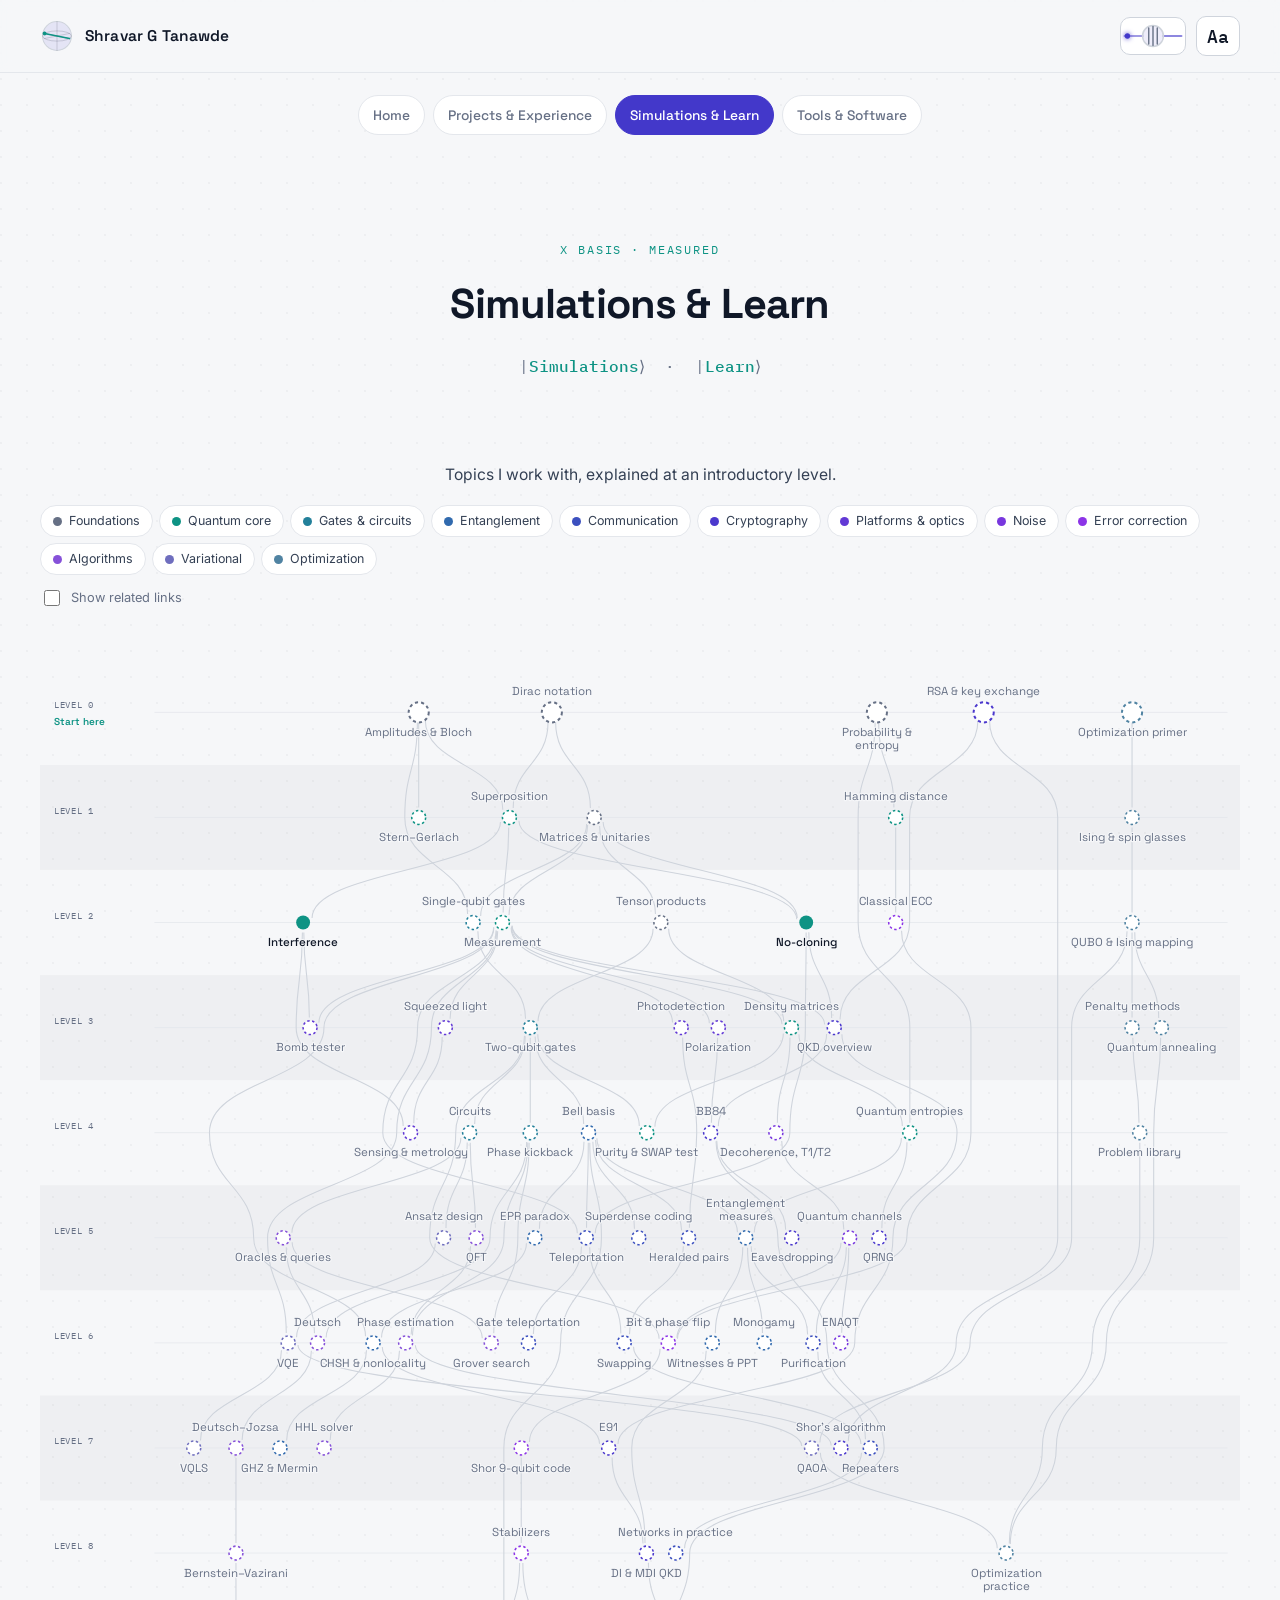
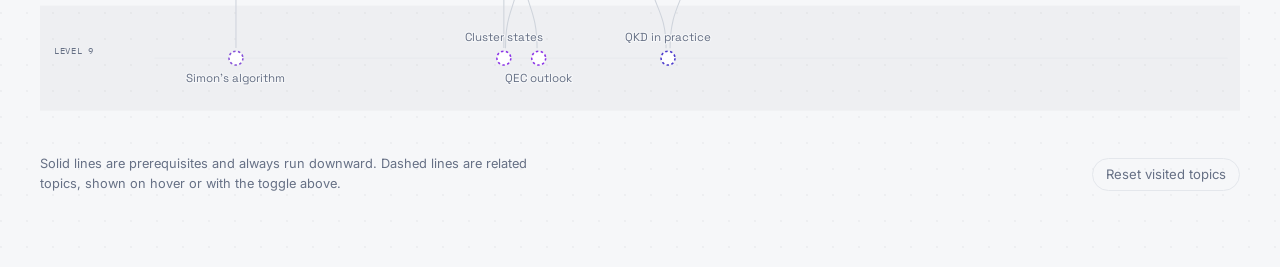
<file: learn.html>
<!DOCTYPE html>
<html lang="en" data-theme="light" data-axis="x">
<head>
<meta charset="UTF-8">
<meta name="viewport" content="width=device-width, initial-scale=1.0">
<meta name="theme-color" content="#f6f7f9">
<title>Simulations & Learn · Quantum Portfolio</title>

<!-- Apply saved theme + reading settings BEFORE first paint (no flash).
     Also seeds the topbar sphere with the PREVIOUS page's axis, so js/axis.js has
     something to animate away from. Keep AXIS in sync with js/axis.js. -->
<script>
  (function () {
    var d = document.documentElement;
    try {
      var t = localStorage.getItem('qp-theme');
      if (t) d.setAttribute('data-theme', t);
      var r = JSON.parse(localStorage.getItem('qp-reading') || '{}');
      var MAP = {font:{default:'var(--stack-default)',inter:'var(--stack-inter)',atkinson:'var(--stack-atkinson)',dyslexic:'var(--stack-dyslexic)'},size:{small:'15px',medium:'16px',large:'18px',xl:'20px'},tracking:{normal:'0em',wide:'0.02em',wider:'0.04em'},leading:{tight:'1.4',normal:'1.6',relaxed:'1.8',loose:'2.0'},measure:{narrow:'55ch',default:'66ch',wide:'80ch',full:'none'}};
      var V = {font:'--font-body',size:'--size',tracking:'--tracking-body',leading:'--leading-body',measure:'--measure'};
      for (var k in V) if (r[k] && MAP[k][r[k]]) d.style.setProperty(V[k], MAP[k][r[k]]);
    } catch (e) {}
    try {
      var AXIS = {z:['0deg','1'], x:['-78.5deg','0.882'], y:['78.5deg','0.882']};
      var from = sessionStorage.getItem('qp-axis');
      if (!AXIS[from]) from = d.getAttribute('data-axis');
      if (AXIS[from]) { d.style.setProperty('--axis-angle', AXIS[from][0]); d.style.setProperty('--axis-scale', AXIS[from][1]); }
    } catch (e) {}
  })();
</script>

<link rel="preconnect" href="https://fonts.googleapis.com">
<link rel="preconnect" href="https://fonts.gstatic.com" crossorigin>
<link href="https://fonts.googleapis.com/css2?family=Space+Grotesk:wght@400;500;600;700&family=Inter:wght@400;500;600;700&family=IBM+Plex+Mono:ital,wght@0,400;0,500;1,400&family=Atkinson+Hyperlegible:wght@400;700&display=swap" rel="stylesheet">
<link href="https://fonts.cdnfonts.com/css/opendyslexic" rel="stylesheet">

<link rel="stylesheet" href="css/global.css?v=5">
<link rel="stylesheet" href="css/page.css?v=5">
<link rel="stylesheet" href="css/learn.css?v=2">
</head>
<body>

  <div class="topbar">
    <a class="brand" href="index.html" aria-label="Back to the sphere (home)" title="Back to the sphere">
      <span class="brand-sphere">
        <svg viewBox="0 0 40 40" aria-hidden="true">
          <circle class="bs-rim" cx="20" cy="20" r="17"></circle>
          <ellipse class="bs-eq" cx="20" cy="20" rx="17" ry="6"></ellipse>
          <line class="bs-guide" x1="20" y1="3" x2="20" y2="37"></line>
          <line class="bs-guide" x1="5.3" y1="17" x2="34.7" y2="23"></line>
          <line class="bs-guide" x1="5.3" y1="23" x2="34.7" y2="17"></line>
          <g class="bs-active">
            <line x1="20" y1="37" x2="20" y2="3"></line>
            <circle cx="20" cy="3" r="2.6"></circle>
          </g>
        </svg>
      </span>
      <span class="name">Shravar G Tanawde</span>
    </a>
    <div class="bar-actions">
      <button id="spin" class="spin" role="switch" aria-checked="false" aria-label="Toggle theme by rotating the polarizing filter" title="Rotate the filter to block the photon">
        <svg viewBox="0 0 66 38" aria-hidden="true">
          <line class="beam-in" x1="3" y1="19" x2="22" y2="19"></line>
          <line class="beam-out" x1="44" y1="19" x2="63" y2="19"></line>
          <g class="filter">
            <circle class="rim" cx="33" cy="19" r="11"></circle>
            <g class="grating">
              <line x1="33" y1="9" x2="33" y2="29"></line>
              <line x1="28.5" y1="10.5" x2="28.5" y2="27.5"></line>
              <line x1="37.5" y1="10.5" x2="37.5" y2="27.5"></line>
            </g>
          </g>
          <circle class="photon" cx="6" cy="19" r="2.8"></circle>
        </svg>
      </button>
      <button id="aaToggle" class="aa-btn" aria-label="Reading settings" aria-expanded="false" aria-controls="aaPanel" aria-haspopup="dialog">Aa</button>
    </div>
  </div>

  <nav class="nav" aria-label="Sections">
      <a class="navlink" href="index.html">Home</a>
      <a class="navlink" href="projects.html">Projects & Experience</a>
      <a class="navlink on" href="learn.html" aria-current="page">Simulations & Learn</a>
      <a class="navlink" href="tools.html">Tools & Software</a>
  </nav>

  <main class="lintro">
    <p class="obs-eyebrow">X basis · measured</p>
    <h1>Simulations & Learn</h1>
    <p class="kets">|<b>Simulations</b>⟩ &nbsp;·&nbsp; |<b>Learn</b>⟩</p>
  </main>

  <section class="lstage-wrap" aria-labelledby="mapHeading">
    <h2 id="mapHeading" class="visually-hidden">Topic map</h2>

    <!-- The contract line. Static markup, always visible, never a tooltip: it is
         what tells a reader that the level is a choice rather than a limit. -->
    <p class="lcontract">Topics I work with, explained at an introductory level.</p>

    <div id="graphControls" class="lcontrols">
      <div id="graphFilter"></div>
      <div id="graphToggles"></div>
    </div>

    <div id="graphStage" class="lstage"></div>

    <noscript>
      <p class="lcontract">The topic map needs JavaScript to draw itself. Everything on it is
        explanatory text and small interactive figures; nothing is sent anywhere.</p>
    </noscript>

    <div class="lstage-foot">
      <p class="lstage-note">Solid lines are prerequisites and always run downward.
        Dashed lines are related topics, shown on hover or with the toggle above.</p>
      <div id="progressReset"></div>
    </div>
  </section>

  <!-- Reading settings popover -->
  <div id="aaPanel" class="panel" role="dialog" aria-label="Reading settings" hidden>
    <div class="panel-title">Reading settings <span class="hint">applies live</span></div>
    <div class="grid">
      <div class="field wide"><label for="c-style">Style</label>
        <select id="c-style" data-var="font"><option value="default">Default (Sans)</option><option value="inter">Inter</option><option value="atkinson">Atkinson Hyperlegible</option><option value="dyslexic">OpenDyslexic</option></select></div>
      <div class="field"><label for="c-size">Size</label>
        <select id="c-size" data-var="size"><option value="small">Small</option><option value="medium">Medium</option><option value="large">Large</option><option value="xl">Extra Large</option></select></div>
      <div class="field"><label for="c-tracking">Letter spacing</label>
        <select id="c-tracking" data-var="tracking"><option value="normal">Normal</option><option value="wide">Wide</option><option value="wider">Wider</option></select></div>
      <div class="field"><label for="c-leading">Line spacing</label>
        <select id="c-leading" data-var="leading"><option value="tight">Tight</option><option value="normal">Normal</option><option value="relaxed">Relaxed</option><option value="loose">Loose</option></select></div>
      <div class="field"><label for="c-measure">Paragraph width</label>
        <select id="c-measure" data-var="measure"><option value="narrow">Narrow</option><option value="default">Default</option><option value="wide">Wide</option><option value="full">Full</option></select></div>
      <div class="preview"><span class="cap">Preview</span>A qubit measured in the wrong basis gives a random result.</div>
    </div>
    <div class="panel-foot"><button id="aaReset" class="reset" type="button">Reset to defaults</button><span class="saved-note">Saved on this device</span></div>
  </div>

  <script src="js/theme.js?v=4"></script>
  <script src="js/accessibility.js?v=5"></script>
  <script src="js/axis.js?v=4"></script>
  <script type="module" src="js/learn/main.js?v=2"></script>
</body>
</html>
</file>
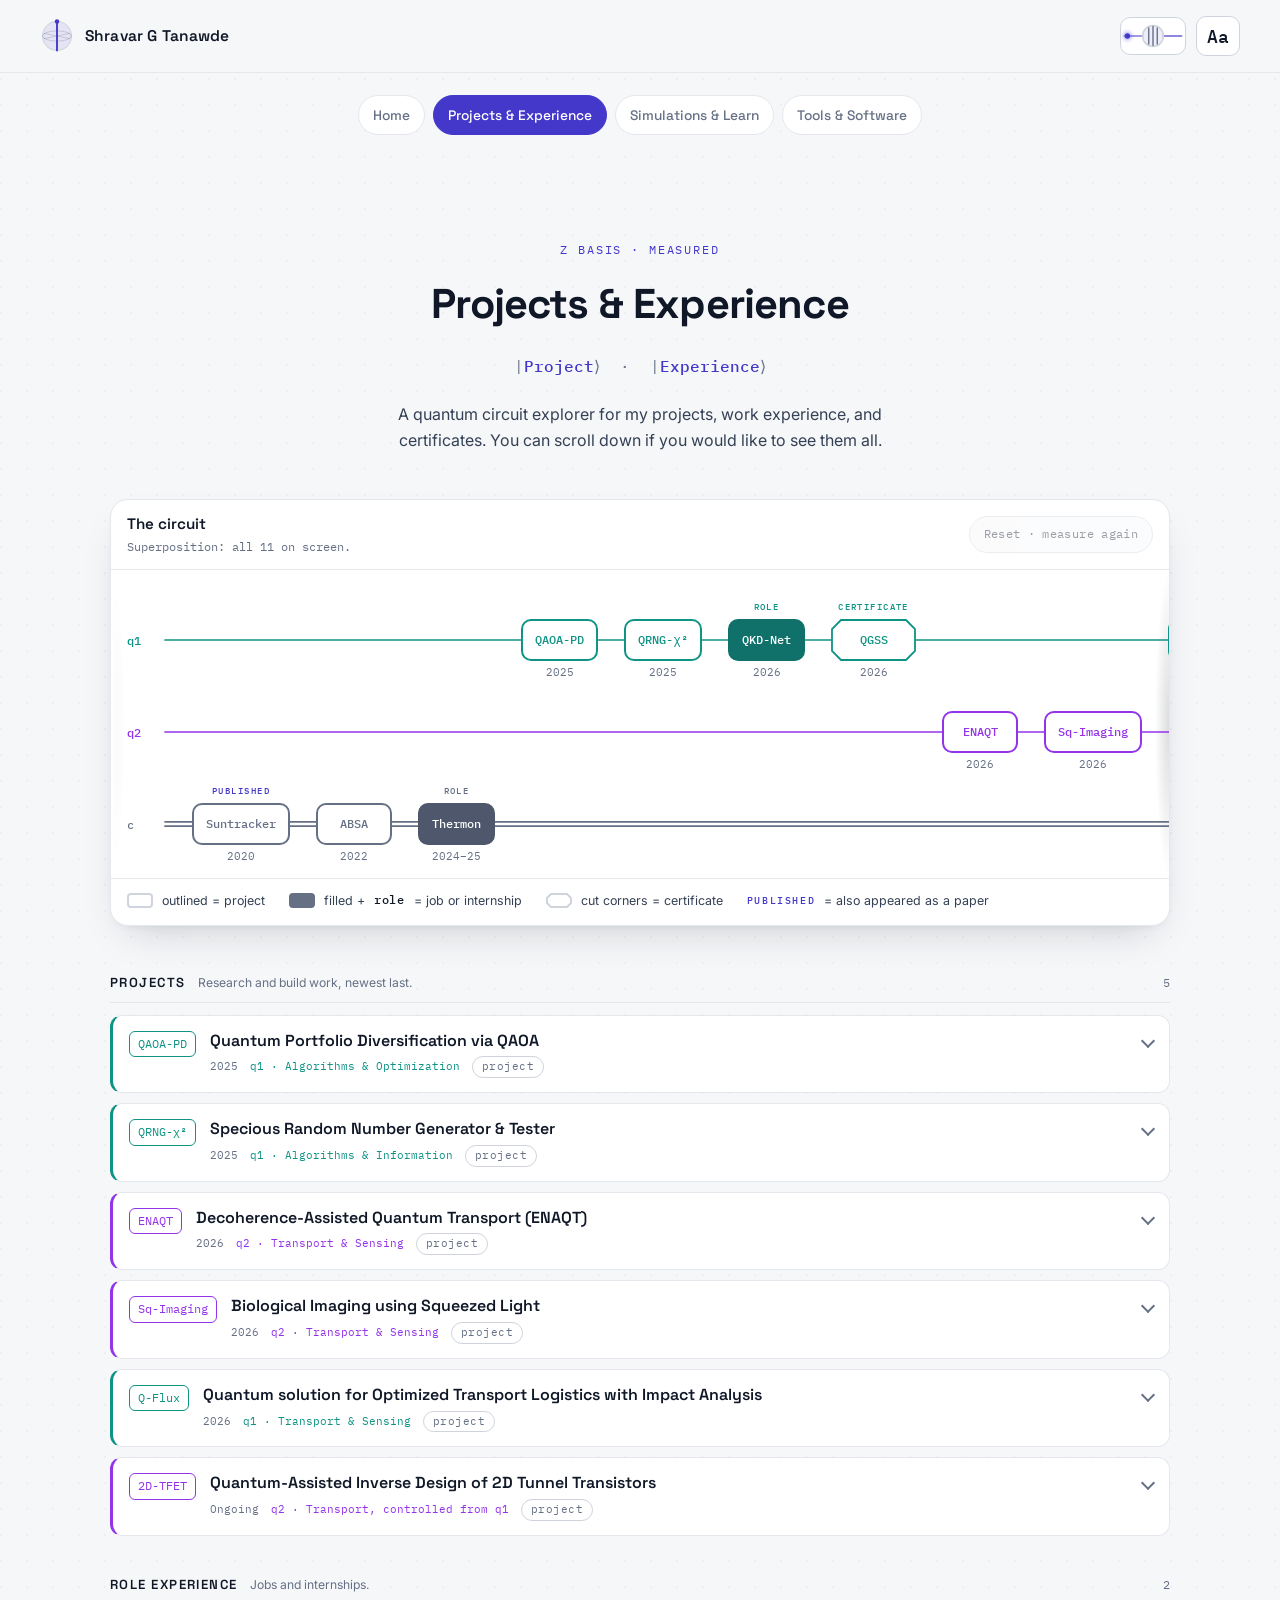
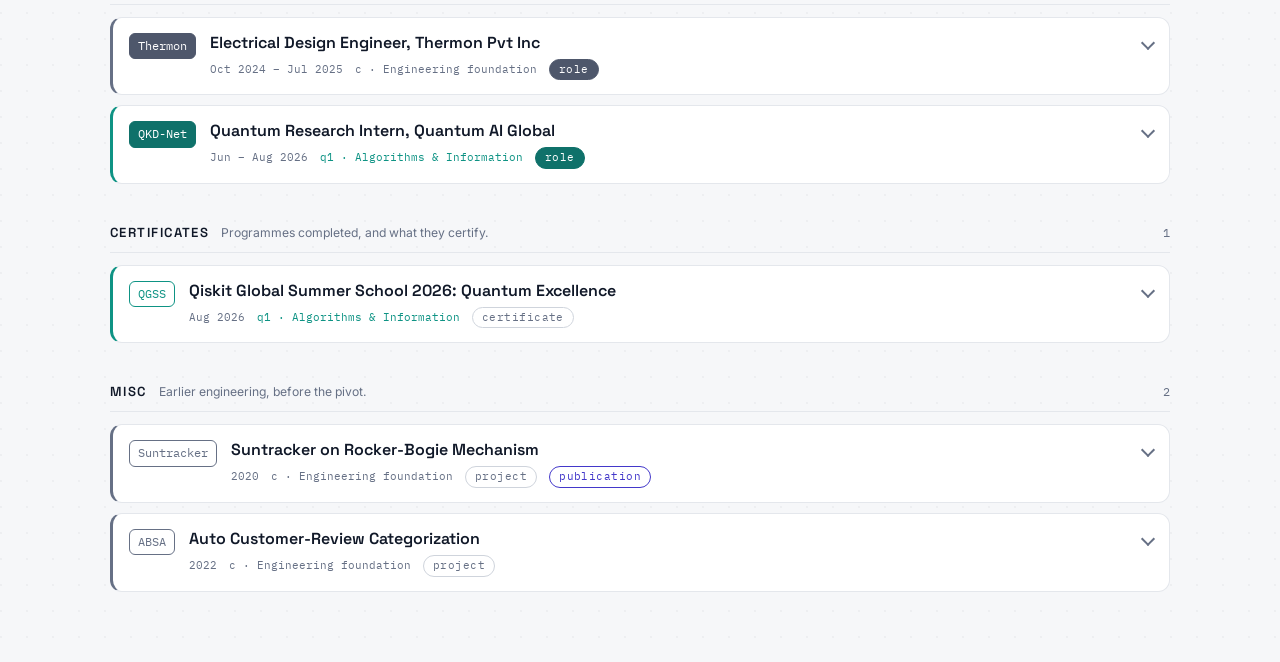
<file: projects.html>
<!DOCTYPE html>
<html lang="en" data-theme="light" data-axis="z">
<head>
<meta charset="UTF-8">
<meta name="viewport" content="width=device-width, initial-scale=1.0">
<meta name="theme-color" content="#f6f7f9">
<title>Projects & Experience · Quantum Portfolio</title>

<!-- Apply saved theme + reading settings BEFORE first paint (no flash).
     Also seeds the topbar sphere with the PREVIOUS page's axis, so js/axis.js has
     something to animate away from. Keep AXIS in sync with js/axis.js. -->
<script>
  (function () {
    var d = document.documentElement;
    try {
      var t = localStorage.getItem('qp-theme');
      if (t) d.setAttribute('data-theme', t);
      var r = JSON.parse(localStorage.getItem('qp-reading') || '{}');
      var MAP = {font:{default:'var(--stack-default)',inter:'var(--stack-inter)',atkinson:'var(--stack-atkinson)',dyslexic:'var(--stack-dyslexic)'},size:{small:'15px',medium:'16px',large:'18px',xl:'20px'},tracking:{normal:'0em',wide:'0.02em',wider:'0.04em'},leading:{tight:'1.4',normal:'1.6',relaxed:'1.8',loose:'2.0'},measure:{narrow:'55ch',default:'66ch',wide:'80ch',full:'none'}};
      var V = {font:'--font-body',size:'--size',tracking:'--tracking-body',leading:'--leading-body',measure:'--measure'};
      for (var k in V) if (r[k] && MAP[k][r[k]]) d.style.setProperty(V[k], MAP[k][r[k]]);
    } catch (e) {}
    try {
      var AXIS = {z:['0deg','1'], x:['-78.5deg','0.882'], y:['78.5deg','0.882']};
      var from = sessionStorage.getItem('qp-axis');
      if (!AXIS[from]) from = d.getAttribute('data-axis');
      if (AXIS[from]) { d.style.setProperty('--axis-angle', AXIS[from][0]); d.style.setProperty('--axis-scale', AXIS[from][1]); }
    } catch (e) {}
  })();
</script>

<link rel="preconnect" href="https://fonts.googleapis.com">
<link rel="preconnect" href="https://fonts.gstatic.com" crossorigin>
<link href="https://fonts.googleapis.com/css2?family=Space+Grotesk:wght@400;500;600;700&family=Inter:wght@400;500;600;700&family=IBM+Plex+Mono:ital,wght@0,400;0,500;1,400&family=Atkinson+Hyperlegible:wght@400;700&display=swap" rel="stylesheet">
<link href="https://fonts.cdnfonts.com/css/opendyslexic" rel="stylesheet">

<link rel="stylesheet" href="css/global.css?v=5">
<link rel="stylesheet" href="css/page.css?v=5">
<link rel="stylesheet" href="css/projects.css?v=10">
</head>
<body>

  <div class="topbar">
    <a class="brand" href="index.html" aria-label="Back to the sphere (home)" title="Back to the sphere">
      <span class="brand-sphere">
        <svg viewBox="0 0 40 40" aria-hidden="true">
          <circle class="bs-rim" cx="20" cy="20" r="17"></circle>
          <ellipse class="bs-eq" cx="20" cy="20" rx="17" ry="6"></ellipse>
          <line class="bs-guide" x1="20" y1="3" x2="20" y2="37"></line>
          <line class="bs-guide" x1="5.3" y1="17" x2="34.7" y2="23"></line>
          <line class="bs-guide" x1="5.3" y1="23" x2="34.7" y2="17"></line>
          <g class="bs-active">
            <line x1="20" y1="37" x2="20" y2="3"></line>
            <circle cx="20" cy="3" r="2.6"></circle>
          </g>
        </svg>
      </span>
      <span class="name">Shravar G Tanawde</span>
    </a>
    <div class="bar-actions">
      <button id="spin" class="spin" role="switch" aria-checked="false" aria-label="Toggle theme by rotating the polarizing filter" title="Rotate the filter to block the photon">
        <svg viewBox="0 0 66 38" aria-hidden="true">
          <line class="beam-in" x1="3" y1="19" x2="22" y2="19"></line>
          <line class="beam-out" x1="44" y1="19" x2="63" y2="19"></line>
          <g class="filter">
            <circle class="rim" cx="33" cy="19" r="11"></circle>
            <g class="grating">
              <line x1="33" y1="9" x2="33" y2="29"></line>
              <line x1="28.5" y1="10.5" x2="28.5" y2="27.5"></line>
              <line x1="37.5" y1="10.5" x2="37.5" y2="27.5"></line>
            </g>
          </g>
          <circle class="photon" cx="6" cy="19" r="2.8"></circle>
        </svg>
      </button>
      <button id="aaToggle" class="aa-btn" aria-label="Reading settings" aria-expanded="false" aria-controls="aaPanel" aria-haspopup="dialog">Aa</button>
    </div>
  </div>

  <nav class="nav" aria-label="Sections">
      <a class="navlink" href="index.html">Home</a>
      <a class="navlink on" href="projects.html" aria-current="page">Projects & Experience</a>
      <a class="navlink" href="learn.html">Simulations & Learn</a>
      <a class="navlink" href="tools.html">Tools & Software</a>
  </nav>

  <!-- ============================================================
       The work, twice: a circuit you can measure, and the stack that
       carries the words. The <details> stack below is the SINGLE SOURCE
       OF TRUTH: js/circuit.js reads its data-* attributes to draw the
       SVG and to wire selection, so the two views cannot desync and the
       page still works with JavaScript off. To add a project, add one
       <li class="proj-item"> to whichever group it belongs to, and give it
       a data-order. The stack is grouped by kind, the circuit is ordered
       by data-order (left to right by year). Nothing else to touch.
       ============================================================ -->
  <main class="proj-page" id="projMain">

    <header class="page-head">
      <p class="obs-eyebrow">Z basis · measured</p>
      <h1>Projects & Experience</h1>
      <p class="kets">|<b>Project</b>⟩ &nbsp;·&nbsp; |<b>Experience</b>⟩</p>
      <p class="lead">A quantum circuit explorer for my projects, work experience, and certificates. You can scroll down if you would like to see them all.</p>
    </header>

    <!-- Circuit view. Starts hidden and is revealed by js/circuit.js only once the SVG
         has actually been built, so a script or SVG failure leaves the stack alone. -->
    <section class="circuit" id="circuit" aria-labelledby="circuitTitle" tabindex="-1" hidden>
      <div class="circuit-bar">
        <div class="circuit-bar-left">
          <h2 class="circuit-title" id="circuitTitle">The circuit</h2>
          <p class="circuit-status" id="circuitStatus" role="status">Superposition: all nine on screen.</p>
        </div>
        <button type="button" class="measure-again" id="measureAgain" disabled>Reset · measure again</button>
      </div>

      <div class="circuit-scroll" id="circuitScroll">
        <div class="circuit-stage" id="circuitStage"></div>
      </div>

      <!-- ============================================================
           The registers. Nothing here is drawn on the page; the wires label
           themselves in the diagram's left gutter, so spelling them out again
           underneath was only repetition. The list stays in the markup because
           js/circuit.js reads it, and only it, for how many wires there are,
           what order they run in, and what each one is called. Add, rename or
           reorder a register HERE; the diagram follows.

           Each id also has to exist as a colour rule in css/projects.css
           (.proj-page [data-wire="…"]), and it is what a project's data-wire
           attribute points at down in the stack.
           ============================================================ -->
      <ul id="registers" hidden>
        <li class="reg" data-wire="q1"><b class="reg-id">q1</b> Algorithms · Optimization · Information</li>
        <li class="reg" data-wire="q2"><b class="reg-id">q2</b> Physics: Transport · Sensing</li>
        <li class="reg" data-wire="classical"><b class="reg-id">c</b> Engineering foundation (classical register)</li>
      </ul>

      <!-- What the drawing itself cannot say: what an outline, a fill and a
           strip above the box each mean. -->
      <ul class="legend" id="legend">
        <li class="leg-type"><span class="leg-gate" aria-hidden="true"></span> outlined = project</li>
        <li class="leg-type"><span class="leg-gate is-filled" aria-hidden="true"></span> filled + <b>role</b> = job or internship</li>
        <li class="leg-type"><svg class="leg-gate is-cert" viewBox="0 0 26 15" aria-hidden="true"><path d="M5 1H21L25 5V10L21 14H5L1 10V5Z"/></svg> cut corners = certificate</li>
        <li class="leg-type"><span class="leg-tag">PUBLISHED</span> = also appeared as a paper</li>
      </ul>
    </section>

    <div class="stacks" id="stack">

      <section class="stack-group">
        <h2 class="stack-head">Projects<span class="stack-note">Research and build work, newest last.</span><span class="stack-count">5</span></h2>
        <ol class="stack">

        <li class="proj-item">
          <details class="proj" id="p-qaoa"
                   data-id="qaoa-pd" data-order="4" data-short="QAOA-PD" data-year="2025"
                   data-wire="q1" data-type="project">
            <summary>
              <span class="p-short" aria-hidden="true">QAOA-PD</span>
              <span class="p-head">
                <span class="p-title">Quantum Portfolio Diversification via QAOA</span>
                <span class="p-meta">
                  <span class="p-year">2025</span>
                  <span class="p-wire">q1 · Algorithms &amp; Optimization</span>
                  <span class="p-type">project</span>
                </span>
              </span>
              <span class="p-chev" aria-hidden="true"></span>
            </summary>
            <div class="p-body">
              <p>This project is a literature review and reproduction of <em>Portfolio Asset Identification using Graph 
                Algorithms on a Quantum Annealer</em> by Angad Kalra, Faisal Qureshi, and Michael Tisi. The original work 
                formulates portfolio asset selection as a <strong>Maximum Clique Problem (MCP)</strong> and solves it 
                using a D-Wave quantum annealer. I reproduced the MCP formulation and implemented it using 
                <strong>QAOA</strong> on a gate-based quantum simulator, including its QUBO and Ising Hamiltonian representations.</p>
              <p>To address the scalability of solving larger correlation graphs directly, I used <strong>Louvain community detection</strong> 
                to divide the graph into smaller communities before applying the optimization. The resulting approach 
                was used to identify maximum cliques within the larger asset-correlation network while studying how 
                graph decomposition affects the QAOA-based solution.</p>
              <p><strong>Tools / Concepts:</strong> PennyLane · QAOA · QUBO · Ising Hamiltonian · Maximum Clique Problem · Louvain Community Detection · NetworkX · yFinance · NumPy · Matplotlib</p>
              <figure class="p-fig">
                <img src="assets/images/projects/qaoa-lc.png" alt="A 50 node asset-correlation graph, with different nodes community colored by Louvain community detection based on their dependencies."
                     width="794" height="658" loading="lazy" decoding="async">
                <figcaption>The asset-correlation graph after Louvain clustering.</figcaption>
              </figure>
              <figure class="p-fig">
                <img src="assets/images/projects/qaoa-pd.png" alt="A 50 node asset-correlation graph, with max cliques highlighted."
                     width="794" height="659" loading="lazy" decoding="async">
                <figcaption>The asset-correlation graph with maximum cliques highlighted.</figcaption>
              </figure>
              <ul class="p-links">
                <li><a href="https://github.com/ShravarTanawde/Portfolio-Asset-Identification-using-Graph-Algorithms-on-a-QAOA">Code ↗</a></li>
              </ul>
            </div>
          </details>
        </li>

        <li class="proj-item">
          <details class="proj" id="p-qrng"
                   data-id="qrng-chi2" data-order="5" data-short="QRNG-χ²" data-year="2025"
                   data-wire="q1" data-type="project">
            <summary>
              <span class="p-short" aria-hidden="true">QRNG-χ²</span>
              <span class="p-head">
                <span class="p-title">Specious Random Number Generator &amp; Tester</span>
                <span class="p-meta">
                  <span class="p-year">2025</span>
                  <span class="p-wire">q1 · Algorithms &amp; Information</span>
                  <span class="p-type">project</span>
                </span>
              </span>
              <span class="p-chev" aria-hidden="true"></span>
            </summary>
            <div class="p-body">
              <p>This project studies the limitations of conventional randomness testing for <strong>Quantum Random 
                Number Generators (QRNGs)</strong> through a review of existing and newer testing methods. I examined 
                classical suites such as <strong>NIST SP 800-22</strong> and <strong>Dieharder</strong>, along with 
                newer approaches including specious-randomness detection, Transformer-based classifiers, TuRiNG, 
                PractRand, and TestU01. A key limitation is that many classical tests focus on statistical uniformity 
                and independence, allowing deliberately structured sequences to pass even when they are predictable 
                or highly compressible. QRNGs also introduce practical issues such as non-IID behaviour, hardware drift, 
                and extractor-level effects that are not fully captured by output-only statistical tests. </p>
              <p>As a practical reproduction, I implemented a <strong>specious random number generator</strong> by 
                constructing and shuffling all possible <em>N</em>-bit patterns, then concatenating them into a test 
                stream. I then implemented the corresponding <strong>double-sided χ² test</strong>, which detects both 
                unusually uneven distributions and the suspiciously low χ² values produced by artificially uniform 
                n-gram frequencies. The generated sequence passed the NIST tests while being detected by the modified 
                test across <em>N = 1–16</em>, demonstrating the blind spot that motivated the newer testing approach. </p>
              <p><strong>Tools / Concepts:</strong> Python · SciPy · NumPy · Jupyter · χ² Testing · n-Gram Analysis · 
                Statistical Randomness Testing · QRNG · NIST SP 800-22 · Dieharder · Specious Randomness</p>

              <figure class="p-fig">
                <img src="assets/images/projects/qrng-chi2.png" alt="The χ² statistic against both critical bounds."
                     width="1399" height="603" loading="lazy" decoding="async">
                <figcaption>The χ² statistic against both critical bounds.</figcaption>
              </figure>
              <ul class="p-links">
                <li><a href="https://github.com/ShravarTanawde/Specious-Random-Number-Generator-and-Tester">Code ↗</a></li>
              </ul>
            </div>
          </details>
        </li>

        <li class="proj-item">
          <details class="proj" id="p-enaqt"
                   data-id="enaqt" data-order="8" data-short="ENAQT" data-year="2026"
                   data-wire="q2" data-type="project">
            <summary>
              <span class="p-short" aria-hidden="true">ENAQT</span>
              <span class="p-head">
                <span class="p-title">Decoherence-Assisted Quantum Transport (ENAQT)</span>
                <span class="p-meta">
                  <span class="p-year">2026</span>
                  <span class="p-wire">q2 · Transport &amp; Sensing</span>
                  <span class="p-type">project</span>
                </span>
              </span>
              <span class="p-chev" aria-hidden="true"></span>
            </summary>
            <div class="p-body">
              <p>This project studies <strong>Environment-Assisted Quantum Transport (ENAQT)</strong>, a counterintuitive 
                phenomenon in which a controlled amount of environmental noise can improve the transport of quantum 
                excitations. Inspired by transport mechanisms observed in biological light-harvesting systems, the project 
                investigates how static disorder and quantum interference can localize an excitation, while moderate 
                dephasing can suppress destructive interference and improve the probability of reaching a target site. 
                The goal is to understand how a process usually treated as a source of decoherence can instead be used 
                as a resource for quantum transport.</p>
              <p>A realistic open-system simulation models excitation transport on <strong>FMO-inspired networks</strong> 
                while including static energetic disorder, site-to-site coupling variations, dephasing, relaxation, radiative 
                loss, and trapping at the target site. By sweeping the environmental parameters and averaging over disorder 
                realizations, the simulation evaluates transfer efficiency, transfer time, survival probability, and transport 
                robustness, allowing the ENAQT regime to be identified rather than assuming idealized dynamics. The study 
                compares coherent, weakly dephased, and strongly dephased regimes to determine when noise improves transport 
                and when it becomes detrimental.</p>
              <p><strong>Tools / Concepts:</strong> Python · QuTiP · NumPy · SciPy · Open Quantum Systems · Lindblad Master 
                Equation · ENAQT · FMO Networks · Dephasing · Static Disorder · Quantum Transport</p>

              <figure class="p-fig">
                <img src="assets/images/projects/enaqt.png" alt="Graph showing improved channel capacity with dephasing noise"
                          width="572" height="415" loading="lazy" decoding="async">
                <figcaption>Improved channel capacity compared to no noise</figcaption>
              </figure>
              <ul class="p-links">
                <li><a href="https://github.com/ShravarTanawde/Using-Decoherence-Noise-to-Improve-Quantum-Transport">Code ↗</a></li>
              </ul>
            </div>
          </details>
        </li>

        <li class="proj-item">
          <details class="proj" id="p-squeezed"
                   data-id="sq-imaging" data-order="9" data-short="Sq-Imaging" data-year="2026"
                   data-wire="q2" data-type="project">
            <summary>
              <span class="p-short" aria-hidden="true">Sq-Imaging</span>
              <span class="p-head">
                <span class="p-title">Biological Imaging using Squeezed Light</span>
                <span class="p-meta">
                  <span class="p-year">2026</span>
                  <span class="p-wire">q2 · Transport &amp; Sensing</span>
                  <span class="p-type">project</span>
                </span>
              </span>
              <span class="p-chev" aria-hidden="true"></span>
            </summary>
            <div class="p-body">
              <p>This project investigates how <strong>squeezed light</strong> can be used to improve optical measurements 
                in biological imaging, where increasing illumination is often limited by photodamage and sample viability. 
                The project examines quantum-enhanced sensing through the reduction of measurement noise below the standard 
                <strong>shot-noise limit</strong>, allowing improved sensitivity without relying solely on higher optical 
                power. The study focuses on how non-classical light can provide an advantage when the available photon 
                budget is constrained.</p>
              <p>The work explores squeezed-light implementations for several imaging and spectroscopy techniques, including 
                a <strong>Mach–Zehnder interferometer</strong>, <strong>stimulated Raman scattering (SRS)</strong>, 
                and <strong>photothermal spectroscopy</strong>. The analysis compares squeezed and conventional coherent 
                illumination in terms of measurement noise and sensitivity, with particular attention to the trade-off 
                between quantum-noise reduction, optical power, and biological sample constraints.</p>
              <p><strong>Tools / Concepts:</strong> Python · QuTiP · NumPy · Quantum Sensing · Squeezed States · 
                Shot-Noise Limit · Mach–Zehnder Interferometry · Stimulated Raman Scattering · Photothermal Spectroscopy</p>

              <figure class="p-fig">
                <img src="assets/images/projects/sq-imaging.png" alt="4 graphs comparing improved noise variance and phase sensitivity between classical and squeezed light in MZI"
                          width="1506" height="1174" loading="lazy" decoding="async">
                <figcaption>Squeezed-input Mach–Zehnder, noise pushed below the shot-noise limit.</figcaption>
              </figure>
              <ul class="p-links">
                <li><a href="https://github.com/ShravarTanawde/Biological-Imging-using-Squeezed-Light">Code ↗</a></li>
              </ul>
            </div>
          </details>
        </li>

        <li class="proj-item">
          <details class="proj" id="Qflux"
                   data-id="Q-Flux" data-order="10" data-short="Q-Flux" data-year="2026"
                   data-wire="q1" data-type="project">
            <summary>
              <span class="p-short" aria-hidden="true">Q-Flux</span>
              <span class="p-head">
                <span class="p-title">Quantum solution for Optimized Transport Logistics with Impact Analysis</span>
                <span class="p-meta">
                  <span class="p-year">2026</span>
                  <span class="p-wire">q1 · Transport &amp; Sensing</span>
                  <span class="p-type">project</span>
                </span>
              </span>
              <span class="p-chev" aria-hidden="true"></span>
            </summary>
            <div class="p-body">
              <p>Q-FLUX is a fleet-logistics system built around a server-side digital twin. The core optimization decision 
                is <strong>which truck should carry which order</strong>. That decision is formulated as a QUBO and solved with an annealer. 
                The rest of the pipeline is classical: graph routing, eligibility filtering, feasibility repair, stop sequencing, 
                fuel planning, disruption analysis, and benchmarking.</p>
              <p>The system does not build one giant QUBO for the full fleet. Orders are split into zones, each zone gets a small candidate-truck 
                pool, impossible truck-order pairs are removed, and the remaining assignment problem is solved independently.</p>
              <p>When a disruption occurs, Q-FLUX does not automatically throw away the whole plan. It propagates the consequences through the 
                road graph, identifies the affected orders, builds an isolated zone, and runs the same optimization pipeline again only for that zone.</p>
              <p><strong>Tools / Concepts:</strong> Python · NetworkX · QUBO · Quantum Annealing · Simulated Annealing · D-Wave Ocean · FastAPI · Digital Twin · 
                Vehicle Routing · Constraint Optimization · OR-Tools · 2-opt</p>

              <figure class="p-fig">
                <img src="assets/images/projects/qflux.png" alt="Image showing front page of the software with digital twin in middle and other informations beside it"
                          width="1904" height="1004" loading="lazy" decoding="async">
                <figcaption>Qflux software with digital twin simulation and options to optimize and create disruptions</figcaption>
              </figure>
              <ul class="p-links">
                <li><a href="https://github.com/ShravarTanawde/QFlux">Code ↗</a></li>
              </ul>
            </div>
          </details>
        </li>

        <li class="proj-item">
          <details class="proj" id="p-tfet"
                   data-id="2d-tfet" data-order="11" data-short="2D-TFET" data-year="Ongoing"
                   data-wire="q2" data-control="q1" data-type="project">
            <summary>
              <span class="p-short" aria-hidden="true">2D-TFET</span>
              <span class="p-head">
                <span class="p-title">Quantum-Assisted Inverse Design of 2D Tunnel Transistors</span>
                <span class="p-meta">
                  <span class="p-year">Ongoing</span>
                  <span class="p-wire">q2 · Transport, controlled from q1</span>
                  <span class="p-type">project</span>
                </span>
              </span>
              <span class="p-chev" aria-hidden="true"></span>
            </summary>
            <div class="p-body">
              <p>This ongoing project investigates the use of the <strong>Variational Quantum Linear Solver (VQLS)</strong> 
                within a <strong>Non-Equilibrium Green's Function (NEGF)</strong> framework for nanoscale transistor 
                simulation, with a focus on <strong>Tunnel Field-Effect Transistors (TFETs)</strong>. In the NEGF method, 
                calculating the retarded Green's function requires solving a large linear system involving the device 
                Hamiltonian and self-energy terms. The project explores how this linear solve can be reformulated for a 
                variational quantum algorithm and integrated into the wider quantum-transport workflow.</p>
              <p>The work focuses on the practical challenges of applying VQLS to the <strong>retarded Green's function</strong>, 
                including matrix construction, quantum state preparation, circuit depth, variational optimization, numerical 
                accuracy, and the effect of noise on the obtained solution. The eventual goal is to evaluate whether a quantum 
                linear-solver approach can be useful within NEGF-based TFET modelling, while comparing its accuracy and 
                computational requirements with conventional numerical solvers.</p>
              <p><strong>Tools / Concepts:</strong> Python · VQLS · NEGF · Retarded Green's Function · Quantum Linear 
                Solvers · Quantum Transport · TFETs · Hamiltonian Matrices · Self-Energies · Variational Quantum Algorithms</p>
              <figure class="p-fig">
                <img src="assets/images/projects/2d-tfet.png" alt="Proposed model of a standard TFET"
                          width="1547" height="781" loading="lazy" decoding="async">
                <figcaption>Standard TFET model design</figcaption>
              </figure>
              <!-- <ul class="p-links">
                <li><a href="#">Code ↗</a></li>
              </ul> -->
            </div>
          </details>
        </li>
        </ol>
      </section>

      <section class="stack-group">
        <h2 class="stack-head">Role experience<span class="stack-note">Jobs and internships.</span><span class="stack-count">2</span></h2>
        <ol class="stack">

        <li class="proj-item">
          <details class="proj" id="p-thermon"
                   data-id="thermon" data-order="3" data-short="Thermon" data-year="2024–25"
                   data-wire="classical" data-type="role">
            <summary>
              <span class="p-short" aria-hidden="true">Thermon</span>
              <span class="p-head">
                <span class="p-title">Electrical Design Engineer, Thermon Pvt Inc</span>
                <span class="p-meta">
                  <span class="p-year">Oct 2024 – Jul 2025</span>
                  <span class="p-wire">c · Engineering foundation</span>
                  <span class="p-type">role</span>
                </span>
              </span>
              <span class="p-chev" aria-hidden="true"></span>
            </summary>
            <div class="p-body">
              <p>Worked as an <strong>Electrical Design Engineer</strong> on industrial heat-tracing projects, 
                preparing and updating engineering design packages based on project requirements and design 
                changes. Managed a high-volume workflow of <strong>40+ engineering packages per month</strong> 
                while maintaining approximately 90% accuracy and on-time delivery.</p>
              <p>Coordinated technical execution for international projects involving clients and teams across 
                <strong>Canada and Houston</strong>, ensuring that design updates and project requirements were 
                incorporated correctly into the engineering deliverables. The role provided practical experience 
                in electrical design, engineering documentation, quality control, and working within structured 
                project workflows.</p>
              <p><strong>Tools / Concepts:</strong> Electrical Design · Heat Tracing · Engineering Documentation 
                · Design Updates · Quality Control · Technical Coordination · Industrial Projects</p>

              <figure class="p-fig">
                <img src="assets/images/roles/thermon.png" alt="A heat traced pipe"
                          width="500" height="165" loading="lazy" decoding="async">
                <figcaption>A heat-tracing design package.</figcaption>
              </figure>
              <figure class="p-fig">
                <img src="assets/images/roles/thermon_real.jpg" alt="A realsitic example of heat traced pipe"
                          width="500" height="223" loading="lazy" decoding="async">
                <figcaption>A heat traced pipe.</figcaption>
              </figure>
            </div>
          </details>
        </li>

        <li class="proj-item">
          <details class="proj" id="p-qkd"
                   data-id="qkd-net" data-order="6" data-short="QKD-Net" data-year="2026"
                   data-wire="q1" data-type="role">
            <summary>
              <span class="p-short" aria-hidden="true">QKD-Net</span>
              <span class="p-head">
                <span class="p-title">Quantum Research Intern, Quantum AI Global</span>
                <span class="p-meta">
                  <span class="p-year">Jun – Aug 2026</span>
                  <span class="p-wire">q1 · Algorithms &amp; Information</span>
                  <span class="p-type">role</span>
                </span>
              </span>
              <span class="p-chev" aria-hidden="true"></span>
            </summary>
            <div class="p-body">
              <p>Worked on <strong>quantum networking simulation and the development of QNTSim</strong>, with a 
                focus on making quantum communication models both realistic and understandable. Contributed to 
                the associated learning module by rebuilding simulation-based chapters and developing interactive 
                tools for <strong>QKD and quantum teleportation</strong>. Implemented and analysed BB84-based 
                simulations with eavesdropping scenarios, and studied a broader attack landscape including 
                intercept-resend, Breidbart, photon-number-splitting, detector blinding, and Trojan-horse attacks.</p>
              <p>Developed realistic quantum-network simulations using a <strong>discrete-event simulator</strong>, 
                including channel noise, source and detector imperfections, and configurable eavesdropper behaviour. 
                Built analysis workflows using metrics such as <strong>QBER, per-basis error rates, mutual information, 
                and secure key rate</strong>, and contributed to interactive simulators with parameter sweeps and 
                result explanations. The internship also involved testing simulator behaviour, identifying 
                implementation issues, and improving the learning experience through structured content, accessibility 
                features, and interactive documentation.</p>
              <p><strong>Tools / Concepts:</strong> Python · Discrete-Event Simulation · QNTSim · QKD · Quantum Networking · 
                BB84 · Quantum Teleportation · QBER · Mutual Information · Secret Key Rate · Eavesdropping · Channel Noise · 
                Device Imperfections</p>
              <p class="p-note">Detailed methods and internal tooling are confidential under NDA.</p>
            </div>
          </details>
        </li>
        </ol>
      </section>

      <section class="stack-group">
        <h2 class="stack-head">Certificates<span class="stack-note">Programmes completed, and what they certify.</span><span class="stack-count">1</span></h2>
        <ol class="stack">

        <li class="proj-item">
          <details class="proj" id="p-qgss"
                   data-id="qgss-2026" data-order="7" data-short="QGSS" data-year="2026"
                   data-wire="q1" data-type="credential">
            <summary>
              <span class="p-short" aria-hidden="true">QGSS</span>
              <span class="p-head">
                <span class="p-title">Qiskit Global Summer School 2026: Quantum Excellence</span>
                <span class="p-meta">
                  <span class="p-year">Aug 2026</span>
                  <span class="p-wire">q1 &middot; Algorithms &amp; Information</span>
                  <span class="p-type">certificate</span>
                </span>
              </span>
              <span class="p-chev" aria-hidden="true"></span>
            </summary>
            <div class="p-body">
              <p>Completed the <strong>Qiskit Global Summer School 2026</strong> and was awarded the
                <strong>Quantum Excellence</strong> badge on the advanced track, which is issued for
                completing the lecture series together with the graded lab work rather than for
                attendance alone. The programme sits on the <strong>q1</strong> register: its material is
                quantum algorithms and quantum information rather than device physics.</p>
              <figure class="p-fig">
                <img src="assets/images/certs/qgss-2026.png" alt="Certificate: Qiskit Global Summer School 2026, Quantum Excellence, advanced track, issued to Shravar Tanawde by IBM on 21 August 2026"
                          width="1251" height="960" loading="lazy" decoding="async">
                <figcaption>Issued by IBM, 21 August 2026 &middot; verifiable on Credly.</figcaption>
              </figure>
              <ul class="p-links">
                <li><a href="https://www.credly.com/badges/ead56291-ce74-4705-86d8-c5e1227baa9b/public_url">Verify on Credly ↗</a></li>
              </ul>
            </div>
          </details>
        </li>
        </ol>
      </section>

      <section class="stack-group">
        <h2 class="stack-head">Misc<span class="stack-note">Earlier engineering, before the pivot.</span><span class="stack-count">2</span></h2>
        <ol class="stack">

        <li class="proj-item">
          <details class="proj" id="p-suntracker"
                   data-id="suntracker" data-order="1" data-short="Suntracker" data-year="2020"
                   data-wire="classical" data-type="project" data-pub>
            <summary>
              <span class="p-short" aria-hidden="true">Suntracker</span>
              <span class="p-head">
                <span class="p-title">Suntracker on Rocker-Bogie Mechanism</span>
                <span class="p-meta">
                  <span class="p-year">2020</span>
                  <span class="p-wire">c · Engineering foundation</span>
                  <span class="p-type">project</span>
                  <span class="p-type p-pub">publication</span>
                </span>
              </span>
              <span class="p-chev" aria-hidden="true"></span>
            </summary>
            <div class="p-body">
              <p>Designed and built a <strong>mobile solar-powered all-terrain robot</strong> using a rocker-bogie suspension 
                and a dual-axis sun-tracking system. The rocker-bogie mechanism was designed through geometric calculations 
                and CAD modelling to maintain stability while traversing uneven terrain and climbing obstacles, while a 
                three-gear differential mechanism was added to reduce platform tilt during rocker movement. The completed 
                prototype was tested on rough terrain and demonstrated slope climbing up to 45° and obstacle traversal over 
                steps up to 15 cm. </p>
              <p>The solar subsystem uses <strong>light-dependent resistors (LDRs)</strong> and two perpendicular servo 
                motors to continuously orient the panel toward the direction of maximum light intensity. The robot was 
                controlled through an Android Bluetooth joystick, with the control system mapping joystick coordinates to 
                individual wheel speeds. Testing showed that the dual-axis tracker produced <strong>38.96% higher average 
                power</strong> than a stationary panel, demonstrating the benefit of combining mobile robotics with active 
                solar tracking. </p>
              <p><em>Project was presented at the International Conference on Advances in Mechanical Engineering (ICAME 2020) 
                and published in the Advances in Mechanical Engineering journal by Springer.</em></p>
              <p><strong>Tools / Concepts:</strong> CAD Modelling · Mechanical Design · Rocker-Bogie Mechanism · Differential 
                Gear Mechanism · Dual-Axis Sun Tracking · LDR Sensors · Servo Motors · Bluetooth Control · Mobile Robotics · 
                Solar Energy</p>

              <figure class="p-fig">
                <img src="assets/images/projects/suntracker.jpg" alt="The rocker-bogie chassis with the tracking panel mounted"
                          width="685" height="781" loading="lazy" decoding="async">
                <figcaption>The rocker-bogie chassis with the tracking panel mounted.</figcaption>
              </figure>
              <figure class="p-fig">
                <img src="assets/images/projects/suntracker_working.jpg" alt="The rocker-bogie chassis moving over a rough terrain"
                          width="685" height="516" loading="lazy" decoding="async">
                <figcaption>The rocker-bogie chassis moving over a rough terrain.</figcaption>
              </figure>
              <ul class="p-links">
                <li><a href="https://link.springer.com/chapter/10.1007/978-981-15-3639-7_86">Springer publication ↗</a></li>
                <li><a href="https://ivlabs.in/sun-tracker-on-mobile-robot/">Code ↗</a></li>
              </ul>
            </div>
          </details>
        </li>

        <li class="proj-item">
          <details class="proj" id="p-absa"
                   data-id="absa" data-order="2" data-short="ABSA" data-year="2022"
                   data-wire="classical" data-type="project">
            <summary>
              <span class="p-short" aria-hidden="true">ABSA</span>
              <span class="p-head">
                <span class="p-title">Auto Customer-Review Categorization</span>
                <span class="p-meta">
                  <span class="p-year">2022</span>
                  <span class="p-wire">c · Engineering foundation</span>
                  <span class="p-type">project</span>
                </span>
              </span>
              <span class="p-chev" aria-hidden="true"></span>
            </summary>
            <div class="p-body">
              <p>Developed an <strong>Aspect-Based Sentiment Analysis (ABSA)</strong> system for analysing restaurant customer 
                reviews by identifying what customers are talking about and the sentiment associated with each aspect. Rather 
                than assigning a single sentiment to an entire review, the system identifies entity–aspect pairs such as 
                <em>Food#Quality</em> or <em>Service#General</em> and classifies the corresponding sentiment. As part of the 
                project, multiple approaches were studied and compared for aspect detection and sentiment classification, 
                including spaCy, Bi-LSTM, BERT, and Logistic Regression. </p>
              <p>The final pipeline combined <strong>BERT for aspect category detection</strong> with a <strong>Bi-directional 
                LSTM for sentiment classification</strong>, reaching 92.02% accuracy for the sentiment classifier. Constituency 
                parsing using Stanford CoreNLP's Stanza library was added to separate sentences containing multiple aspects, 
                while a speech-to-text component allowed spoken feedback to be processed by the same ABSA pipeline. The project 
                also analysed the limitations of the different models, including class imbalance, contextual ambiguity, and 
                the effect of preprocessing on sentiment interpretation. </p>
              <p><strong>Tools / Concepts:</strong> Python · NLP · BERT · Bi-LSTM · spaCy · Logistic Regression · Stanza · 
                Word2Vec · GloVe · Aspect-Based Sentiment Analysis · Named Entity Recognition · Constituency Parsing · 
                Speech-to-Text</p>
              <ul class="p-links">
                <li><a href="https://github.com/ShravarTanawde/ABSA-for-Customer-Review">Code ↗</a></li>
              </ul>
            </div>
          </details>
        </li>

        </ol>
      </section>

    </div>
  </main>

  <!-- The way back up, and the way back out of a measurement: it returns the
       page to the diagram and the stack to all nine at once. js/circuit.js shows
       it only once the circuit has actually scrolled out of view, and leaves it
       hidden entirely if the circuit was never built. -->
  <button type="button" class="to-circuit" id="toCircuit"
          aria-label="Back to the circuit" title="Back to the circuit (clears the measurement)">
    <svg viewBox="0 0 24 24" aria-hidden="true">
      <path d="M12 20V7"></path>
      <path d="M6 12.5L12 6.5l6 6"></path>
      <path d="M4 4h16"></path>
    </svg>
    <span>Circuit</span>
  </button>

  <!-- Reading settings popover -->
  <div id="aaPanel" class="panel" role="dialog" aria-label="Reading settings" hidden>
    <div class="panel-title">Reading settings <span class="hint">applies live</span></div>
    <div class="grid">
      <div class="field wide"><label for="c-style">Style</label>
        <select id="c-style" data-var="font"><option value="default">Default (Sans)</option><option value="inter">Inter</option><option value="atkinson">Atkinson Hyperlegible</option><option value="dyslexic">OpenDyslexic</option></select></div>
      <div class="field"><label for="c-size">Size</label>
        <select id="c-size" data-var="size"><option value="small">Small</option><option value="medium">Medium</option><option value="large">Large</option><option value="xl">Extra Large</option></select></div>
      <div class="field"><label for="c-tracking">Letter spacing</label>
        <select id="c-tracking" data-var="tracking"><option value="normal">Normal</option><option value="wide">Wide</option><option value="wider">Wider</option></select></div>
      <div class="field"><label for="c-leading">Line spacing</label>
        <select id="c-leading" data-var="leading"><option value="tight">Tight</option><option value="normal">Normal</option><option value="relaxed">Relaxed</option><option value="loose">Loose</option></select></div>
      <div class="field"><label for="c-measure">Paragraph width</label>
        <select id="c-measure" data-var="measure"><option value="narrow">Narrow</option><option value="default">Default</option><option value="wide">Wide</option><option value="full">Full</option></select></div>
      <div class="preview"><span class="cap">Preview</span>A qubit measured in the wrong basis gives a random result.</div>
    </div>
    <div class="panel-foot"><button id="aaReset" class="reset" type="button">Reset to defaults</button><span class="saved-note">Saved on this device</span></div>
  </div>

  <script src="js/theme.js?v=4"></script>
  <script src="js/accessibility.js?v=5"></script>
  <script src="js/axis.js?v=4"></script>
  <script src="js/circuit.js?v=11"></script>
</body>
</html>
</file>
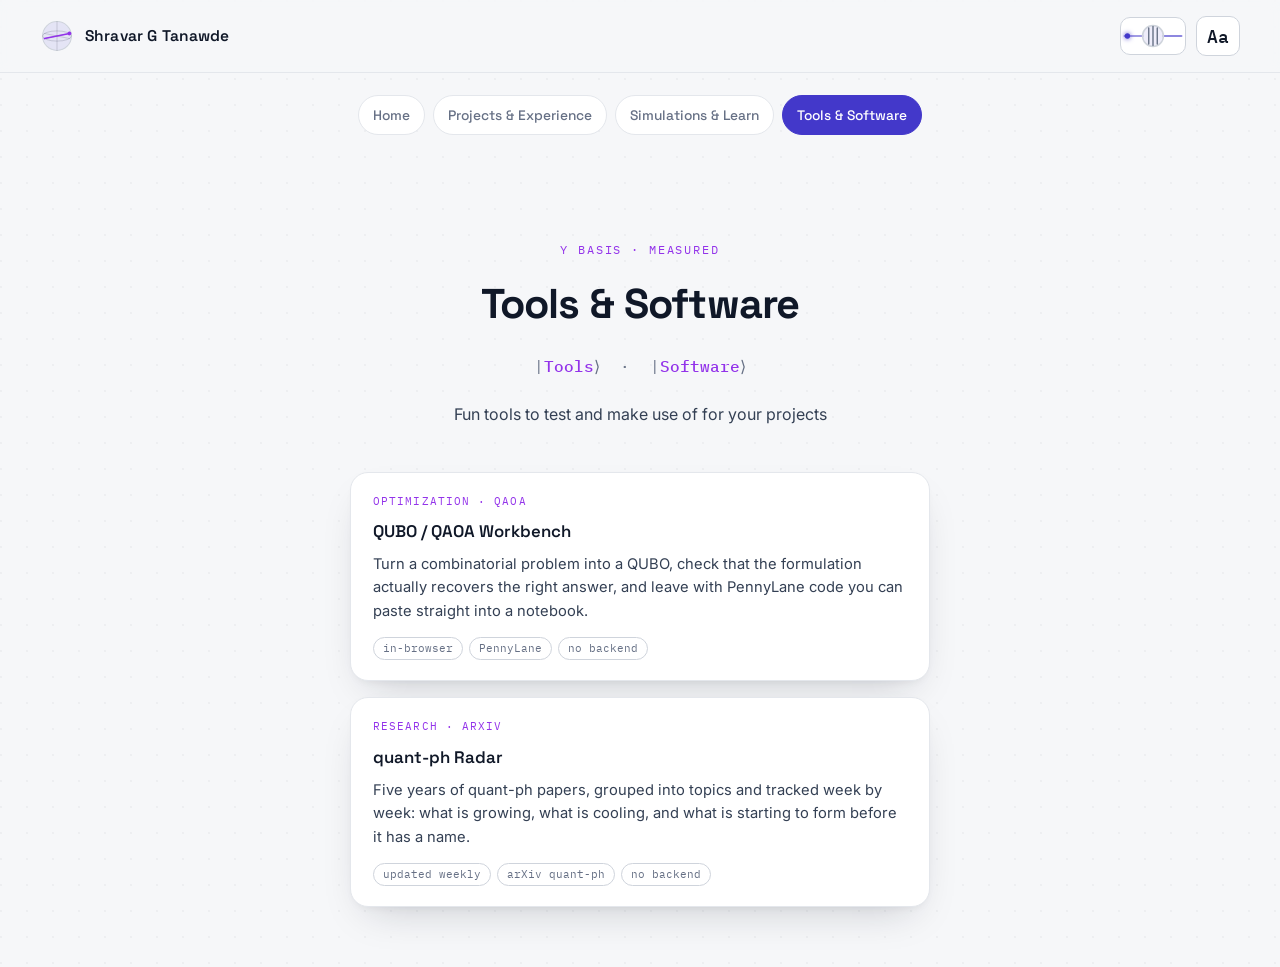
<file: tools.html>
<!DOCTYPE html>
<html lang="en" data-theme="light" data-axis="y">
<head>
<meta charset="UTF-8">
<meta name="viewport" content="width=device-width, initial-scale=1.0">
<meta name="theme-color" content="#f6f7f9">
<title>Tools & Software · Quantum Portfolio</title>

<!-- Apply saved theme + reading settings BEFORE first paint (no flash).
     Also seeds the topbar sphere with the PREVIOUS page's axis, so js/axis.js has
     something to animate away from. Keep AXIS in sync with js/axis.js. -->
<script>
  (function () {
    var d = document.documentElement;
    try {
      var t = localStorage.getItem('qp-theme');
      if (t) d.setAttribute('data-theme', t);
      var r = JSON.parse(localStorage.getItem('qp-reading') || '{}');
      var MAP = {font:{default:'var(--stack-default)',inter:'var(--stack-inter)',atkinson:'var(--stack-atkinson)',dyslexic:'var(--stack-dyslexic)'},size:{small:'15px',medium:'16px',large:'18px',xl:'20px'},tracking:{normal:'0em',wide:'0.02em',wider:'0.04em'},leading:{tight:'1.4',normal:'1.6',relaxed:'1.8',loose:'2.0'},measure:{narrow:'55ch',default:'66ch',wide:'80ch',full:'none'}};
      var V = {font:'--font-body',size:'--size',tracking:'--tracking-body',leading:'--leading-body',measure:'--measure'};
      for (var k in V) if (r[k] && MAP[k][r[k]]) d.style.setProperty(V[k], MAP[k][r[k]]);
    } catch (e) {}
    try {
      var AXIS = {z:['0deg','1'], x:['-78.5deg','0.882'], y:['78.5deg','0.882']};
      var from = sessionStorage.getItem('qp-axis');
      if (!AXIS[from]) from = d.getAttribute('data-axis');
      if (AXIS[from]) { d.style.setProperty('--axis-angle', AXIS[from][0]); d.style.setProperty('--axis-scale', AXIS[from][1]); }
    } catch (e) {}
  })();
</script>

<link rel="preconnect" href="https://fonts.googleapis.com">
<link rel="preconnect" href="https://fonts.gstatic.com" crossorigin>
<link href="https://fonts.googleapis.com/css2?family=Space+Grotesk:wght@400;500;600;700&family=Inter:wght@400;500;600;700&family=IBM+Plex+Mono:ital,wght@0,400;0,500;1,400&family=Atkinson+Hyperlegible:wght@400;700&display=swap" rel="stylesheet">
<link href="https://fonts.cdnfonts.com/css/opendyslexic" rel="stylesheet">

<link rel="stylesheet" href="css/global.css?v=5">
<link rel="stylesheet" href="css/page.css?v=5">
</head>
<body>

  <div class="topbar">
    <a class="brand" href="index.html" aria-label="Back to the sphere (home)" title="Back to the sphere">
      <span class="brand-sphere">
        <svg viewBox="0 0 40 40" aria-hidden="true">
          <circle class="bs-rim" cx="20" cy="20" r="17"></circle>
          <ellipse class="bs-eq" cx="20" cy="20" rx="17" ry="6"></ellipse>
          <line class="bs-guide" x1="20" y1="3" x2="20" y2="37"></line>
          <line class="bs-guide" x1="5.3" y1="17" x2="34.7" y2="23"></line>
          <line class="bs-guide" x1="5.3" y1="23" x2="34.7" y2="17"></line>
          <g class="bs-active">
            <line x1="20" y1="37" x2="20" y2="3"></line>
            <circle cx="20" cy="3" r="2.6"></circle>
          </g>
        </svg>
      </span>
      <span class="name">Shravar G Tanawde</span>
    </a>
    <div class="bar-actions">
      <button id="spin" class="spin" role="switch" aria-checked="false" aria-label="Toggle theme by rotating the polarizing filter" title="Rotate the filter to block the photon">
        <svg viewBox="0 0 66 38" aria-hidden="true">
          <line class="beam-in" x1="3" y1="19" x2="22" y2="19"></line>
          <line class="beam-out" x1="44" y1="19" x2="63" y2="19"></line>
          <g class="filter">
            <circle class="rim" cx="33" cy="19" r="11"></circle>
            <g class="grating">
              <line x1="33" y1="9" x2="33" y2="29"></line>
              <line x1="28.5" y1="10.5" x2="28.5" y2="27.5"></line>
              <line x1="37.5" y1="10.5" x2="37.5" y2="27.5"></line>
            </g>
          </g>
          <circle class="photon" cx="6" cy="19" r="2.8"></circle>
        </svg>
      </button>
      <button id="aaToggle" class="aa-btn" aria-label="Reading settings" aria-expanded="false" aria-controls="aaPanel" aria-haspopup="dialog">Aa</button>
    </div>
  </div>

  <nav class="nav" aria-label="Sections">
      <a class="navlink" href="index.html">Home</a>
      <a class="navlink" href="projects.html">Projects & Experience</a>
      <a class="navlink" href="learn.html">Simulations & Learn</a>
      <a class="navlink on" href="tools.html" aria-current="page">Tools & Software</a>
  </nav>

  <main>
    <p class="obs-eyebrow">Y basis · measured</p>
    <h1>Tools & Software</h1>
    <p class="kets">|<b>Tools</b>⟩ &nbsp;·&nbsp; |<b>Software</b>⟩</p>
    <p class="lead">Fun tools to test and make use of for your projects</p>

    <ul class="tool-list">
      <li>
        <a class="tool-card" href="tools/qubo-workbench/">
          <p class="tool-kicker">Optimization · QAOA</p>
          <h2>QUBO / QAOA Workbench</h2>
          <p>Turn a combinatorial problem into a QUBO, check that the formulation actually
            recovers the right answer, and leave with PennyLane code you can paste straight
            into a notebook.</p>
          <span class="tool-tags"><span>in-browser</span><span>PennyLane</span><span>no backend</span></span>
        </a>
      </li>
      <li>
        <a class="tool-card" href="tools/arxiv-radar/">
          <p class="tool-kicker">Research · arXiv</p>
          <h2>quant-ph Radar</h2>
          <p>Five years of quant-ph papers, grouped into topics and tracked week by week: what
            is growing, what is cooling, and what is starting to form before it has a name.</p>
          <span class="tool-tags"><span>updated weekly</span><span>arXiv quant-ph</span><span>no backend</span></span>
        </a>
      </li>
    </ul>
  </main>

  <!-- Reading settings popover -->
  <div id="aaPanel" class="panel" role="dialog" aria-label="Reading settings" hidden>
    <div class="panel-title">Reading settings <span class="hint">applies live</span></div>
    <div class="grid">
      <div class="field wide"><label for="c-style">Style</label>
        <select id="c-style" data-var="font"><option value="default">Default (Sans)</option><option value="inter">Inter</option><option value="atkinson">Atkinson Hyperlegible</option><option value="dyslexic">OpenDyslexic</option></select></div>
      <div class="field"><label for="c-size">Size</label>
        <select id="c-size" data-var="size"><option value="small">Small</option><option value="medium">Medium</option><option value="large">Large</option><option value="xl">Extra Large</option></select></div>
      <div class="field"><label for="c-tracking">Letter spacing</label>
        <select id="c-tracking" data-var="tracking"><option value="normal">Normal</option><option value="wide">Wide</option><option value="wider">Wider</option></select></div>
      <div class="field"><label for="c-leading">Line spacing</label>
        <select id="c-leading" data-var="leading"><option value="tight">Tight</option><option value="normal">Normal</option><option value="relaxed">Relaxed</option><option value="loose">Loose</option></select></div>
      <div class="field"><label for="c-measure">Paragraph width</label>
        <select id="c-measure" data-var="measure"><option value="narrow">Narrow</option><option value="default">Default</option><option value="wide">Wide</option><option value="full">Full</option></select></div>
      <div class="preview"><span class="cap">Preview</span>A qubit measured in the wrong basis gives a random result.</div>
    </div>
    <div class="panel-foot"><button id="aaReset" class="reset" type="button">Reset to defaults</button><span class="saved-note">Saved on this device</span></div>
  </div>

  <script src="js/theme.js?v=4"></script>
  <script src="js/accessibility.js?v=5"></script>
  <script src="js/axis.js?v=4"></script>
</body>
</html>
</file>
<file: css/global.css>
/* ============================================================
   global.css: design tokens + shared chrome
   Loaded by every page. Must come before home.css / page.css.
   ============================================================ */

:root {
  /* reader-controlled variables */
  --font-body: var(--stack-default);
  --size: 16px;
  --leading-body: 1.6;
  --tracking-body: 0em;
  --measure: 66ch;

  --stack-default: "Inter", ui-sans-serif, system-ui, -apple-system, "Segoe UI", Roboto, sans-serif;
  --stack-inter: "Inter", var(--stack-default);
  --stack-atkinson: "Atkinson Hyperlegible", var(--stack-default);
  --stack-dyslexic: "OpenDyslexic", var(--stack-default);
  --font-display: "Space Grotesk", var(--stack-default);
  --font-mono: "IBM Plex Mono", ui-monospace, SFMono-Regular, Menlo, monospace;

  /* ---- LIGHT: clean lab-paper (the classical, professional face) ---- */
  --bg: #f6f7f9;
  --bg-grid: rgba(16,24,40,0.035);
  --card: #ffffff;
  --ink: #101828;
  --body: #344054;
  --muted: #667085;
  --line: #e4e7ec;
  --line-strong: #cfd4dc;
  --accent: #4338ca;
  --accent-weak: #eef0fe;

  /* three observables, three hues */
  --ax-z: #4338ca;   /* Z · Projects & Experience */
  --ax-x: #0e9384;   /* X · Simulations & Learn */
  --ax-y: #9333ea;   /* Y · Tools & Software */
  --ax-z-glow: rgba(67,56,202,0);
  --ax-x-glow: rgba(14,147,132,0);
  --ax-y-glow: rgba(147,51,234,0);

  --sphere-line: rgba(16,24,40,0.18);
  --sphere-fill: rgba(67,56,202,0.03);
  --vector: #101828;
  --shadow: 0 18px 40px -18px rgba(16,24,40,.22), 0 4px 12px -8px rgba(16,24,40,.16);

  /* the measured basis of the current page; inner pages override via [data-axis] */
  --ax: var(--accent);
  --axis-angle: 0deg;
  --axis-scale: 1;
}

/* Which observable this page is. Set on <html> so the pre-paint script can read it
   before <body> exists, and so both --ax and the topbar sphere pick it up. */
html[data-axis="z"] { --ax: var(--ax-z); }
html[data-axis="x"] { --ax: var(--ax-x); }
html[data-axis="y"] { --ax: var(--ax-y); }

html[data-theme="dark"] {
  /* ---- DARK: phosphor-on-vacuum (the quantum, show-off face) ---- */
  --bg: #070a13;
  --bg-grid: rgba(160,180,255,0.05);
  --card: #0d1220;
  --ink: #f0f4fc;
  --body: #c3cbe0;
  --muted: #7c88a8;
  --line: #1c2437;
  --line-strong: #2a3550;
  --accent: #8b7bff;
  --accent-weak: rgba(139,123,255,0.14);

  --ax-z: #a78bfa;
  --ax-x: #22d3ee;
  --ax-y: #f472d0;
  --ax-z-glow: rgba(167,139,250,0.55);
  --ax-x-glow: rgba(34,211,238,0.55);
  --ax-y-glow: rgba(244,114,208,0.55);

  --sphere-line: rgba(180,200,255,0.16);
  --sphere-fill: rgba(139,123,255,0.05);
  --vector: #eaf0ff;
  --shadow: 0 24px 60px -20px rgba(0,0,0,.7), 0 0 0 1px rgba(140,160,255,.04);
}

* { box-sizing: border-box; }
html, body { margin: 0; }
body {
  background:
    radial-gradient(circle at 1px 1px, var(--bg-grid) 1px, transparent 0) 0 0 / 26px 26px,
    var(--bg);
  color: var(--body);
  font-family: var(--font-body);
  font-size: var(--size);
  line-height: var(--leading-body);
  letter-spacing: var(--tracking-body);
  -webkit-font-smoothing: antialiased;
  min-height: 100vh;
  /* Backstop, not a fix: js/bloch.js keeps the ket labels inside the sphere's
     box on its own. `clip` rather than `hidden` because hidden would make the
     viewport a scroll container and break the sticky top bar. */
  overflow-x: clip;
  transition: background-color .4s ease, color .4s ease;
}
a { color: inherit; }
.ket, .mono, .formula, .eyebrow { font-family: var(--font-mono); letter-spacing: normal; }

/* ---------- top bar ---------- */
.topbar {
  display: flex; align-items: center; justify-content: space-between;
  padding: 16px clamp(16px, 4vw, 40px);
  position: sticky; top: 0; z-index: 40;
  background: color-mix(in srgb, var(--bg) 82%, transparent);
  backdrop-filter: blur(8px);
  border-bottom: 1px solid var(--line);
}
/* The brand is the home link, and only exists on the inner pages. On the front page
   the sphere itself is in the document, so the top bar carries just the controls. */
.brand { display: flex; align-items: center; gap: 11px; text-decoration: none; }
.brand .name { font-family: var(--font-display); font-weight: 600; color: var(--ink); font-size: 15.5px; letter-spacing: .01em; }
.brand:focus-visible { outline: 3px solid var(--accent-weak); outline-offset: 4px; border-radius: 8px; }
/* margin-left keeps the controls right-aligned on the front page, where .brand is absent */
.bar-actions { display: flex; align-items: center; gap: 10px; margin-left: auto; }

/* ---------- parked sphere in the top bar (inner pages) ----------
   The front page's .sphere-wrap and this element share view-transition-name: bloch,
   so navigating between them morphs the big sphere down into the bar and back out. */
.brand-sphere { width: 34px; height: 34px; flex: none; display: block; transition: transform .2s; view-transition-name: bloch; }
.brand-sphere svg { width: 100%; height: 100%; display: block; overflow: visible; }
.brand:hover .brand-sphere { transform: scale(1.08); }
.bs-rim { fill: color-mix(in srgb, var(--accent) 10%, transparent); stroke: var(--line-strong); stroke-width: 1.2; }
.bs-eq { fill: none; stroke: var(--sphere-line); stroke-width: 1; }
.bs-guide { stroke: var(--sphere-line); stroke-width: 1; stroke-linecap: round; }
/* The highlighted axis. Base geometry is Z (vertical); each page rotates and scales it
   into the X or Y direction, and the transition makes that reorientation visible. */
.bs-active {
  transform-box: view-box; transform-origin: 20px 20px;
  transform: rotate(var(--axis-angle)) scale(var(--axis-scale));
  transition: transform .6s cubic-bezier(.65,.05,.36,1);
}
.bs-active line { stroke: var(--ax); stroke-width: 2.2; stroke-linecap: round; }
.bs-active circle { fill: var(--ax); }

/* polarization toggle: a photon through a filter. Aligned filter = light passes (light theme);
   rotate the filter 90deg and the photon is absorbed -> dark. */
.spin {
  width: 66px; height: 38px; border-radius: 10px; position: relative; cursor: pointer;
  border: 1.5px solid var(--line-strong); background: var(--card); padding: 0; overflow: hidden;
  display: inline-flex; align-items: center; justify-content: center; transition: border-color .25s, background .4s;
}
.spin:hover { border-color: var(--accent); }
.spin:focus-visible { outline: 3px solid var(--accent-weak); outline-offset: 2px; }
html[data-theme="dark"] .spin { background: #0a0e18; }
.spin svg { width: 100%; height: 100%; display: block; }
.spin line, .spin circle { vector-effect: non-scaling-stroke; }

/* beams */
.spin .beam-in { stroke: var(--accent); stroke-width: 2; stroke-linecap: round; opacity: .5; }
.spin .beam-out { stroke: var(--accent); stroke-width: 2; stroke-linecap: round; opacity: .6; transition: opacity .4s; }
html[data-theme="dark"] .spin .beam-out { opacity: 0; }

/* photon */
.spin .photon { fill: var(--accent); transform-box: fill-box; transform-origin: center;
  filter: drop-shadow(0 0 3px var(--accent)); animation: photon-pass 2s linear infinite; }
html[data-theme="dark"] .spin .photon { animation-name: photon-block; }
@keyframes photon-pass {
  0%{ transform: translateX(0); opacity:0; } 8%{ opacity:1; }
  90%{ opacity:1; } 100%{ transform: translateX(52px); opacity:0; }
}
@keyframes photon-block {
  0%{ transform: translateX(0); opacity:0; } 12%{ opacity:1; }
  55%{ transform: translateX(22px); opacity:1; } 70%{ transform: translateX(22px); opacity:0; }
  100%{ transform: translateX(22px); opacity:0; }
}

/* polarizer */
.spin .rim { fill: color-mix(in srgb, var(--accent) 9%, transparent); stroke: var(--line-strong); stroke-width: 1.5; transition: stroke .4s; }
html[data-theme="dark"] .spin .rim { stroke: var(--accent); }
.spin .grating { transform-box: view-box; transform-origin: 33px 19px; transform: rotate(0deg);
  transition: transform .55s cubic-bezier(.68,-0.35,.32,1.35); }
html[data-theme="dark"] .spin .grating { transform: rotate(90deg); }
.spin .grating line { stroke: var(--muted); stroke-width: 1.4; stroke-linecap: round; transition: stroke .4s; }
html[data-theme="dark"] .spin .grating line { stroke: var(--accent); }
@media (prefers-reduced-motion: reduce) { .spin .photon { animation: none; opacity: 1; } }

.aa-btn {
  font-family: var(--font-mono); font-size: 18px; font-weight: 500; color: var(--ink);
  width: 44px; height: 40px; border: 1.5px solid var(--line-strong); border-radius: 10px;
  background: var(--card); cursor: pointer; display: inline-flex; align-items: center; justify-content: center;
}
.aa-btn:hover { border-color: var(--accent); color: var(--accent); }
.aa-btn:focus-visible { outline: 3px solid var(--accent-weak); outline-offset: 2px; }

/* ---------- reading panel (from the learning-module mockup, preview folded in) ---------- */
.panel {
  position: fixed; top: 70px; right: 16px; width: 320px; max-width: calc(100vw - 32px);
  background: var(--card); border: 1px solid var(--line-strong); border-radius: 14px;
  box-shadow: var(--shadow); padding: 16px; z-index: 60;
  /* A phone held sideways is shorter than this panel is tall. Without these it
     simply runs off the bottom of the screen and "Reset to defaults" cannot be
     reached at all. dvh over vh so the browser's collapsing toolbar counts. */
  max-height: calc(100vh - 86px);
  max-height: calc(100dvh - 86px);
  overflow-y: auto; overscroll-behavior: contain;
}
.panel[hidden] { display: none; }
.panel-title { font-family: var(--font-display); font-weight: 600; color: var(--ink); font-size: 14px; margin-bottom: 12px; }
.panel-title .hint { font-family: var(--font-body); font-weight: 400; color: var(--muted); font-size: 12px; margin-left: 6px; }
.panel .grid { display: grid; grid-template-columns: 1fr 1fr; gap: 12px; }
.field { display: flex; flex-direction: column; gap: 5px; }
.field.wide { grid-column: 1 / -1; }
.field label { font-family: var(--font-mono); font-size: 11px; font-weight: 500; color: var(--muted); text-transform: uppercase; letter-spacing: .05em; }
.field select {
  appearance: none; -webkit-appearance: none; font: inherit; font-size: 14px; color: var(--ink);
  background: var(--card); border: 1.5px solid var(--line-strong); border-radius: 8px; padding: 8px 30px 8px 10px; cursor: pointer;
  background-image: url("data:image/svg+xml,%3Csvg xmlns='http://www.w3.org/2000/svg' width='12' height='12' viewBox='0 0 12 12'%3E%3Cpath d='M2 4l4 4 4-4' stroke='%23667085' stroke-width='1.6' fill='none' stroke-linecap='round' stroke-linejoin='round'/%3E%3C/svg%3E");
  background-repeat: no-repeat; background-position: right 10px center;
}
.field select:focus-visible { outline: 3px solid var(--accent-weak); outline-offset: 1px; border-color: var(--accent); }
.preview {
  grid-column: 1 / -1; margin-top: 2px; padding: 10px 12px; border: 1px dashed var(--line-strong);
  border-radius: 8px; background: var(--bg); font-family: var(--font-body);
  line-height: var(--leading-body); letter-spacing: var(--tracking-body); color: var(--body); font-size: 14px;
}
.preview .cap { display: block; font-family: var(--font-mono); font-size: 10.5px; letter-spacing: .04em; text-transform: uppercase; color: var(--muted); margin-bottom: 4px; }
.panel-foot { display: flex; justify-content: space-between; align-items: center; margin-top: 12px; }
.reset { font: inherit; font-size: 12.5px; font-weight: 500; color: var(--accent); background: none; border: none; cursor: pointer; padding: 4px 2px; }
.reset:hover { text-decoration: underline; }
.reset:focus-visible { outline: 3px solid var(--accent-weak); outline-offset: 2px; }
.saved-note { font-family: var(--font-mono); font-size: 11px; color: var(--muted); }

/* ---------- page transition ----------
   Opting in to cross-document view transitions is what actually morphs the sphere
   between pages: the browser matches the two elements named `bloch` (.sphere-wrap on
   the front page, .brand-sphere in the top bar) and interpolates position and size.
   Browsers without support simply navigate; js/bloch.js supplies a fallback there. */
@view-transition { navigation: auto; }

::view-transition-group(bloch) {
  animation-duration: .55s;
  animation-timing-function: cubic-bezier(.6,.05,.3,1);
}
::view-transition-old(bloch), ::view-transition-new(bloch) { animation-duration: .55s; }
::view-transition-old(root), ::view-transition-new(root) { animation-duration: .32s; }

@media (prefers-reduced-motion: reduce) {
  * { transition: none !important; }
  @view-transition { navigation: none; }
}

/* A backdrop-filter on a sticky bar is re-blurred on every scrolled frame, and
   the cost scales with area times radius, and it is one of the reliable ways to
   lose a smooth scroll. Kept on desktop, where it is affordable and the effect
   reads; dropped on phones, where the GPU budget is smallest, the bar is a
   sliver, and nobody will miss it. The background is opaque enough to stand on
   its own without it. */
@media (pointer: coarse) {
  .topbar { backdrop-filter: none; background: color-mix(in srgb, var(--bg) 94%, transparent); }
}

/* ---------- touch ----------
   A finger is not a cursor. Controls sized for a pointer are grown to the 44px
   target the guidelines ask for, but only where the pointer is actually coarse,
   so the desktop chrome keeps its proportions. The toggle's SVG has a viewBox
   and preserveAspectRatio, so a taller box letterboxes it rather than
   stretching it. */
@media (pointer: coarse) {
  .spin { height: 44px; }
  .aa-btn { height: 44px; }
  .socials a { width: 44px; height: 44px; }
  .navlink { display: inline-flex; align-items: center; min-height: 44px; }
  .ket-label { padding: 7px 12px; }
}
</file>
<file: css/page.css>
/* ============================================================
   page.css: inner pages only (projects / learn / tools)
   Nav row + centered content column.
   Load after global.css. Each page sets data-axis on <html>, which
   drives --ax; the home-anchor sphere now lives in the top bar
   (.brand-sphere in global.css), not in a fixed bottom-left corner.
   ============================================================ */

/* ---------- nav row ---------- */
.nav { display: flex; flex-wrap: wrap; gap: 8px; justify-content: center; padding: 22px 16px 4px; }
.navlink { font-family: var(--font-display); font-size: .86rem; font-weight: 500; text-decoration: none; color: var(--muted); padding: 8px 14px; border-radius: 999px; border: 1.5px solid var(--line); background: var(--card); transition: color .15s, border-color .15s; }
.navlink:hover { color: var(--accent); border-color: var(--accent); }
.navlink.on { color: #fff; background: var(--accent); border-color: var(--accent); }
html[data-theme="dark"] .navlink.on { color: #0a0e18; }
.navlink:focus-visible { outline: 3px solid var(--accent-weak); outline-offset: 2px; }

/* ---------- content ---------- */
main { max-width: var(--measure); margin: 0 auto; padding: clamp(40px,9vw,90px) clamp(16px,4vw,40px) 60px; text-align: center; }
.obs-eyebrow { font-family: var(--font-mono); font-size: .72rem; letter-spacing: .16em; text-transform: uppercase; color: var(--ax); }
main h1 { font-family: var(--font-display); font-size: clamp(1.8rem,5vw,2.6rem); color: var(--ink); margin: .3em 0 .2em; letter-spacing: -0.02em; }
main .kets { font-family: var(--font-mono); color: var(--muted); font-size: 1rem; margin-bottom: 1.4em; }
main .kets b { color: var(--ax); font-weight: 500; }
main p.lead { max-width: 52ch; margin: 0 auto; color: var(--body); }

/* ---------- tool list ----------
   tools.html only. One card per tool, each a single link: the whole card is the
   target, so there is no "read more" to hunt for. Grows to a grid when a second
   tool arrives. */
.tool-list { list-style: none; padding: 0; margin: clamp(28px,5vw,44px) 0 0; display: grid; gap: 16px; grid-template-columns: repeat(auto-fit, minmax(min(100%, 320px), 1fr)); text-align: left; }
.tool-card { display: flex; flex-direction: column; gap: 8px; height: 100%; padding: 20px 22px; text-decoration: none; border: 1px solid var(--line); border-radius: 18px; background: var(--card); box-shadow: var(--shadow); transition: border-color .15s, transform .15s; }
.tool-card:hover { border-color: var(--ax); transform: translateY(-2px); }
.tool-card:focus-visible { outline: 3px solid var(--accent-weak); outline-offset: 3px; }
.tool-card h2 { font-family: var(--font-display); font-size: 1.05rem; font-weight: 600; color: var(--ink); margin: 0; }
.tool-card .tool-kicker { font-family: var(--font-mono); font-size: .68rem; letter-spacing: .1em; text-transform: uppercase; color: var(--ax); margin: 0; }
.tool-card p { margin: 0; color: var(--body); font-size: .92rem; }
.tool-card .tool-tags { display: flex; flex-wrap: wrap; gap: 6px; margin-top: auto; padding-top: 6px; }
.tool-card .tool-tags span { font-family: var(--font-mono); font-size: .66rem; color: var(--muted); border: 1px solid var(--line-strong); border-radius: 999px; padding: 2px 9px; }
@media (prefers-reduced-motion: reduce) { .tool-card:hover { transform: none; } }
</file>
<file: tools/arxiv-radar/css/radar.css>
/* ============================================================================
   radar.css: tools/arxiv-radar/ only.
   Load after global.css and page.css. Colours come from the global tokens,
   except --up and --down, which no global token covers: they are defined here
   for both themes and checked for 4.5:1 contrast against --card and --bg.

   The page column is wider than --measure, because a table of 400 topics is
   not a paragraph. Prose (intros, callouts, panel text) keeps --measure, so
   the reading panel still governs everything that is actually read.

   A few rules are copied from the workbench's stylesheet (page head, callouts,
   buttons, footer) rather than importing it, so a change to one tool cannot
   quietly restyle the other.
   ============================================================================ */

:root {
  --up: #067647;
  --down: #b42318;
}
html[data-theme="dark"] {
  --up: #47cd89;
  --down: #fda29b;
}

/* --------------------------------------------- copied from workbench.css */

main.wb-page {
  max-width: min(1140px, 100%);
  text-align: left;
  padding-top: clamp(28px, 6vw, 54px);
}
.wb-page .vh {
  position: absolute; width: 1px; height: 1px; margin: -1px; padding: 0;
  overflow: hidden; clip-path: inset(50%); white-space: nowrap; border: 0;
}
.wb-head { max-width: 64ch; margin: 0 0 clamp(24px, 4vw, 38px); }
.wb-head h1 {
  font-family: var(--font-display); font-size: clamp(1.8rem, 5vw, 2.6rem);
  color: var(--ink); margin: .3em 0 .25em; letter-spacing: -0.02em;
}
.wb-head .lead { color: var(--body); margin: 0 0 .8em; max-width: var(--measure); }
.wb-head .lead:last-child { margin-bottom: 0; }
.wb-head .obs-eyebrow { margin: 0; }

.wb-callout {
  display: grid; grid-template-columns: auto 1fr; gap: 4px 12px;
  border: 1px solid var(--line-strong); border-left-width: 4px; border-radius: 12px;
  background: var(--card); padding: 14px 16px; margin: 0 0 22px;
}
.wb-callout + .wb-callout { margin-top: -8px; }
.wb-callout .ico {
  font-family: var(--font-mono); font-size: .8rem; font-weight: 500;
  width: 22px; height: 22px; border-radius: 999px; display: grid; place-items: center;
  border: 1.5px solid currentColor; grid-row: 1 / span 2; align-self: start; margin-top: 1px;
}
.wb-callout .title {
  font-family: var(--font-display); font-weight: 600; font-size: .92rem; color: var(--ink);
  align-self: center; margin: 0;
}
.wb-callout p { margin: 0; font-size: .92rem; color: var(--body); max-width: var(--measure); }
.wb-callout .title + p { margin-top: 2px; }
.wb-callout[data-level="note"] { border-left-color: var(--ax); }
.wb-callout[data-level="note"] .ico { color: var(--ax); }

.wb-btn {
  font: inherit; font-family: var(--font-mono); font-size: .78rem; letter-spacing: .03em;
  padding: 9px 16px; border-radius: 999px; border: 1.5px solid var(--line-strong);
  background: var(--bg); color: var(--ink); cursor: pointer; white-space: nowrap;
}
.wb-btn:hover { border-color: var(--accent); color: var(--accent); }
.wb-btn:focus-visible { outline: 3px solid var(--accent-weak); outline-offset: 2px; }
.wb-actions { display: flex; flex-wrap: wrap; gap: 10px; align-items: center; }

.wb-foot { margin: clamp(30px, 5vw, 50px) 0 0; padding-top: 22px; border-top: 1px solid var(--line); }
.wb-foot p { font-size: .82rem; color: var(--muted); max-width: 68ch; margin: 0 0 8px; }

/* ------------------------------------------------------------ page parts */

.rd-status { color: var(--muted); max-width: var(--measure); }
.rd-status.rd-error { color: var(--ink); border-left: 4px solid var(--down); padding: 10px 14px; background: var(--card); border-radius: 10px; }
#rdApp[hidden] { display: none; }

.up { color: var(--up); }
.down { color: var(--down); }

/* Each dt/dd pair is one column: dt in the first row, dd in the second.
   Narrow screens stack the pairs in a single column instead. */
.rd-stats {
  display: grid; grid-auto-flow: column; grid-template-rows: auto auto; grid-auto-columns: minmax(0, 1fr);
  margin: 0 0 22px; border: 1px solid var(--line); border-radius: 14px; background: var(--card);
  box-shadow: var(--shadow); overflow: hidden;
}
.rd-stats dt, .rd-stats dd { margin: 0; padding: 0 16px; }
.rd-stats > dt {
  font-family: var(--font-mono); font-size: .66rem; letter-spacing: .08em; text-transform: uppercase;
  color: var(--muted); padding-top: 12px;
}
.rd-stats > dd {
  font-family: var(--font-display); font-size: 1.35rem; font-weight: 600; color: var(--ink);
  padding-bottom: 12px; font-variant-numeric: proportional-nums;
}
.rd-stats dd small { display: block; font-family: var(--font-mono); font-size: .7rem; font-weight: 400; color: var(--muted); }
@media (max-width: 760px) {
  .rd-stats { grid-auto-flow: row; grid-template-rows: none; grid-template-columns: 1fr; }
  .rd-stats > dd { padding-bottom: 8px; font-size: 1.15rem; }
  .rd-stats > dt { padding-top: 8px; }
}

.rd-controls {
  display: flex; flex-wrap: wrap; gap: 12px 18px; align-items: flex-start;
  padding: 14px 16px; margin: 0 0 30px; border: 1px solid var(--line); border-radius: 14px; background: var(--card);
}
.rd-filter { display: flex; flex-direction: column; gap: 4px; }
.rd-help { margin: 0; font-size: .78rem; color: var(--muted); max-width: 46ch; }
.rd-row { display: flex; flex-wrap: wrap; gap: 10px 16px; align-items: center; width: 100%; }

.rd-seg { display: inline-flex; flex-wrap: wrap; border: 1.5px solid var(--line-strong); border-radius: 999px; padding: 3px; margin: 0; background: var(--bg); }
.rd-seg label { position: relative; cursor: pointer; }
.rd-seg input { position: absolute; opacity: 0; inset: 0; margin: 0; cursor: pointer; }
.rd-seg span {
  display: inline-block; font-family: var(--font-mono); font-size: .78rem; padding: 6px 12px; border-radius: 999px; color: var(--body);
}
.rd-seg input:checked + span { background: var(--accent); color: #fff; }
html[data-theme="dark"] .rd-seg input:checked + span { color: #0a0e18; }
.rd-seg input:focus-visible + span { outline: 3px solid var(--accent-weak); outline-offset: 1px; }
.rd-seg label:hover span { color: var(--accent); }
.rd-seg label:hover input:checked + span { color: #fff; }
html[data-theme="dark"] .rd-seg label:hover input:checked + span { color: #0a0e18; }
.rd-seg-small span { font-size: .72rem; padding: 4px 10px; }

.rd-chips { display: flex; flex-wrap: wrap; gap: 6px; width: 100%; }
.rd-chip {
  font: inherit; font-family: var(--font-mono); font-size: .7rem; padding: 4px 10px; border-radius: 999px;
  border: 1px solid var(--line-strong); background: var(--card); color: var(--body); cursor: pointer;
}
.rd-chip[aria-pressed="true"] { border-color: var(--ax); background: var(--accent-weak); color: var(--ink); }
.rd-chip:hover { border-color: var(--accent); }
.rd-chip:focus-visible { outline: 3px solid var(--accent-weak); outline-offset: 2px; }

.rd-search input {
  font: inherit; font-size: .9rem; color: var(--ink); background: var(--bg);
  border: 1.5px solid var(--line-strong); border-radius: 10px; padding: 7px 10px; width: min(280px, 100%);
}
.rd-search { flex: 0 1 280px; }
.rd-search input:focus-visible { outline: 3px solid var(--accent-weak); outline-offset: 1px; border-color: var(--accent); }
.rd-check { font-size: .86rem; color: var(--body); display: inline-flex; gap: 6px; align-items: center; cursor: pointer; }
.rd-check input { accent-color: var(--accent); width: 16px; height: 16px; }

.rd-section { margin: 0 0 clamp(30px, 5vw, 46px); }
.rd-section h2 {
  font-family: var(--font-display); font-size: 1.25rem; font-weight: 600; color: var(--ink);
  margin: 0 0 6px; letter-spacing: -0.01em;
}
.rd-intro, .rd-summary, .rd-note { max-width: var(--measure); margin: 0 0 14px; }
.rd-intro { color: var(--body); }
.rd-summary { color: var(--body); font-size: .9rem; margin-top: 8px; }
.rd-note { color: var(--muted); font-size: .86rem; }
.rd-h3 { font-family: var(--font-display); font-size: .95rem; font-weight: 600; color: var(--ink); margin: 0 0 10px; }
.rd-empty { color: var(--muted); font-size: .9rem; list-style: none; }
.rd-mono { font-family: var(--font-mono); font-size: .8rem; }
.rd-date { color: var(--muted); font-size: .8em; white-space: nowrap; }

.rd-cols { display: grid; grid-template-columns: 1fr 1fr; gap: 24px; }
@media (max-width: 760px) { .rd-cols { grid-template-columns: 1fr; } }

/* ----------------------------------------------------------- moves */

.rd-moves { list-style: none; margin: 0; padding: 0; display: grid; gap: 8px; }
.rd-move {
  font: inherit; text-align: left; width: 100%; cursor: pointer;
  display: grid; grid-template-columns: 1fr auto; gap: 2px 10px; align-items: center;
  padding: 10px 12px; border: 1px solid var(--line); border-radius: 12px; background: var(--card);
}
.rd-move:hover { border-color: var(--accent); }
.rd-move:focus-visible { outline: 3px solid var(--accent-weak); outline-offset: 2px; }
.rd-move-name { font-family: var(--font-display); font-weight: 600; color: var(--ink); font-size: .92rem; }
.rd-move-facet { font-family: var(--font-mono); font-size: .66rem; color: var(--muted); grid-column: 1; }
.rd-move-share { font-family: var(--font-mono); font-size: .76rem; color: var(--body); grid-column: 1; }
.rd-move .rd-badge { grid-column: 2; grid-row: 1; justify-self: end; }
.rd-move .rd-spark { grid-column: 2; grid-row: 2 / span 2; justify-self: end; }

.rd-badge { font-family: var(--font-mono); font-size: .74rem; white-space: nowrap; }
.rd-badge.up { color: var(--up); }
.rd-badge.down { color: var(--down); }
.rd-badge.flat { color: var(--muted); }
.rd-trend { font-family: var(--font-mono); font-size: .76rem; white-space: nowrap; }
.rd-trend small { display: block; font-size: .64rem; color: var(--muted); }
.rd-trend.flat { color: var(--muted); }

/* ----------------------------------------------------------- emerging */

.rd-cards { display: grid; grid-template-columns: repeat(auto-fill, minmax(min(100%, 300px), 1fr)); gap: 12px; }
.rd-card { border: 1px solid var(--line); border-radius: 14px; background: var(--card); padding: 14px 16px; display: grid; gap: 6px; align-content: start; }
.rd-card-title { font-family: var(--font-mono); font-size: .86rem; font-weight: 500; color: var(--ink); margin: 0; }
.rd-card-meta { margin: 0; font-size: .8rem; color: var(--muted); }
.rd-card-papers summary { cursor: pointer; font-size: .84rem; color: var(--accent); }
.rd-card-papers summary:focus-visible { outline: 3px solid var(--accent-weak); outline-offset: 2px; }
.rd-card-papers ul { margin: 8px 0 0; padding-left: 18px; font-size: .84rem; }
.rd-card-papers li { margin: 0 0 4px; }

/* ----------------------------------------------------------- the table */

.rd-tablebar { display: flex; flex-wrap: wrap; gap: 8px 16px; align-items: center; margin: 0 0 10px; }
.rd-tablebar .rd-note { margin: 0; }
/* position: relative so the visually hidden text inside table cells is
   clipped by this box; without it those absolutely positioned spans escape to
   the page and give a phone a horizontal scroll. */
.rd-scroll {
  position: relative; overflow: auto; max-height: 80vh; overscroll-behavior: contain; scrollbar-width: thin;
  border: 1px solid var(--line); border-radius: 12px; background: var(--card);
}
.rd-table { border-collapse: collapse; width: 100%; font-size: .86rem; }
.rd-table th, .rd-table td { padding: 6px 10px; text-align: left; border-bottom: 1px solid var(--line); vertical-align: middle; }
.rd-table thead th {
  font-family: var(--font-mono); font-size: .66rem; letter-spacing: .08em; text-transform: uppercase;
  color: var(--muted); font-weight: 500; white-space: nowrap;
  position: sticky; top: 0; background: var(--card); z-index: 1;
}
.rd-table .num { text-align: right; font-variant-numeric: tabular-nums; white-space: nowrap; font-family: var(--font-mono); font-size: .8rem; }
.rd-table td.num .rd-trend, .rd-table td.num .rd-badge { text-align: right; display: inline-block; }
.rd-sort { font: inherit; letter-spacing: inherit; text-transform: inherit; color: inherit; background: none; border: none; padding: 2px 0; cursor: pointer; }
.rd-sort:hover { color: var(--accent); }
.rd-sort:focus-visible { outline: 3px solid var(--accent-weak); outline-offset: 2px; border-radius: 4px; }
.rd-name { min-width: 220px; font-weight: 400; }
.rd-open {
  font: inherit; color: var(--ink); background: none; border: none; padding: 2px 0; cursor: pointer; text-align: left;
  text-decoration: underline; text-decoration-color: var(--line-strong); text-underline-offset: 3px;
}
.rd-open:hover { color: var(--accent); text-decoration-color: var(--accent); }
.rd-open:focus-visible, .rd-expand:focus-visible, .rd-mini:focus-visible, .rd-link:focus-visible { outline: 3px solid var(--accent-weak); outline-offset: 2px; border-radius: 4px; }
.rd-broad .rd-open { font-family: var(--font-display); font-weight: 600; }
.rd-name-row { display: flex; align-items: flex-start; gap: 6px; }
.rd-name-row .rd-expand { margin: 0; flex: none; }
.rd-broad { background: var(--bg); }
.rd-child .rd-name { padding-left: 38px; }
.rd-expand {
  font: inherit; width: 24px; height: 24px; margin-right: 4px; border: 1px solid var(--line-strong);
  border-radius: 6px; background: var(--card); color: var(--body); cursor: pointer; vertical-align: middle;
}
.rd-expand:disabled { opacity: .5; cursor: default; }
.rd-facet { color: var(--muted); font-size: .76rem; white-space: nowrap; }
.rd-group th {
  font-family: var(--font-mono); font-size: .68rem; letter-spacing: .08em; text-transform: uppercase;
  color: var(--ax); background: var(--bg); padding-top: 12px;
}
.rd-pin { color: var(--ax); font-size: .7rem; }
.rd-keep { white-space: nowrap; }
.rd-mini {
  font: inherit; font-family: var(--font-mono); font-size: .68rem; padding: 2px 7px; margin-left: 4px;
  border: 1px solid var(--line-strong); border-radius: 999px; background: var(--card); color: var(--muted); cursor: pointer;
}
.rd-mini:hover { color: var(--accent); border-color: var(--accent); }
.rd-link { font: inherit; color: var(--accent); background: none; border: none; padding: 0; cursor: pointer; text-decoration: underline; text-underline-offset: 3px; text-align: left; }

/* ----------------------------------------------------------- charts */

.rd-chart { border: 1px solid var(--line); border-radius: 12px; background: var(--card); padding: 10px; }
.rd-svg { width: 100%; height: auto; display: block; }
.rd-chart { overflow: hidden; }
.rd-grid { stroke: var(--line); stroke-width: 1; }
.rd-tick { fill: var(--muted); font-family: var(--font-mono); font-size: 11px; }
.rd-bar { fill: var(--ax); }
.rd-bar-partial { fill-opacity: .35; stroke: var(--ax); stroke-dasharray: 2 2; }
.rd-bar-empty { fill: var(--line-strong); }
.rd-line { fill: none; stroke: var(--ax); stroke-width: 1.6; stroke-linejoin: round; stroke-linecap: round; vector-effect: non-scaling-stroke; }
.rd-dot { fill: var(--ax); }
.rd-spark, .rd-strip { display: block; }

.rd-hbars { list-style: none; margin: 0; padding: 0; display: grid; gap: 6px; }
.rd-hbars li { display: grid; grid-template-columns: minmax(0, 11rem) minmax(40px, 1fr); gap: 2px 10px; align-items: center; }
.rd-hbar-label { color: var(--ink); font-size: .86rem; overflow-wrap: anywhere; }
.rd-hbar-track { height: 10px; background: var(--bg); border-radius: 999px; overflow: hidden; }
.rd-hbar { display: block; height: 100%; border-radius: 999px; }
.rd-hbar.up { background: var(--up); }
.rd-hbar.down { background: var(--down); }
.rd-hbar.neutral { background: var(--ax); }
.rd-hbar-text { grid-column: 2; font-family: var(--font-mono); font-size: .7rem; color: var(--muted); }

.rd-callouts { margin: clamp(30px, 5vw, 46px) 0 0; }

/* The two notes at the end start closed: a summary line each, opened on
   demand. The open state is the browser's own <details>, so keyboard and
   screen readers get it for free; the chevron is decoration. */
.rd-faq { display: block; }
.rd-faq + .rd-faq { margin-top: -8px; }
.rd-faq summary {
  display: flex; align-items: center; gap: 12px; cursor: pointer; list-style: none;
}
.rd-faq summary::-webkit-details-marker { display: none; }
.rd-faq summary::after { content: "▸"; margin-left: auto; color: var(--muted); font-size: .8rem; }
.rd-faq[open] summary::after { content: "▾"; }
.rd-faq summary:focus-visible { outline: 3px solid var(--accent-weak); outline-offset: 4px; border-radius: 6px; }
.rd-faq summary .ico { margin-top: 0; }
.rd-faq > p { margin: 10px 0 0 34px; }

/* ----------------------------------------------------------- the panel */

.rd-panel {
  width: min(760px, calc(100vw - 16px)); max-height: calc(100dvh - 32px); padding: 18px clamp(14px, 3vw, 24px);
  border: 1px solid var(--line-strong); border-radius: 16px; background: var(--card); color: var(--body);
  box-shadow: var(--shadow);
}
.rd-panel::backdrop { background: rgba(7, 10, 19, .45); }
.rd-panel-head { display: flex; justify-content: space-between; gap: 12px; align-items: flex-start; }
.rd-panel-head h2 { font-family: var(--font-display); font-size: 1.3rem; color: var(--ink); margin: 2px 0 6px; overflow-wrap: anywhere; }
.rd-panel-head h2:focus { outline: none; }
.rd-panel-kicker { font-family: var(--font-mono); font-size: .68rem; letter-spacing: .08em; text-transform: uppercase; color: var(--ax); margin: 0; }
.rd-close { flex: none; }
.rd-panel-desc { max-width: var(--measure); margin: 0 0 12px; }
.rd-panel-nums { display: grid; grid-template-columns: auto 1fr; gap: 4px 14px; margin: 0 0 14px; font-size: .88rem; }
.rd-panel-nums dt { color: var(--muted); }
.rd-panel-nums dd { margin: 0; font-family: var(--font-mono); font-size: .82rem; color: var(--ink); }
.rd-panel-sec { margin: 18px 0 0; padding-top: 14px; border-top: 1px solid var(--line); }
.rd-papers, .rd-kids { margin: 0; padding-left: 18px; font-size: .88rem; max-width: var(--measure); }
.rd-papers li, .rd-kids li { margin: 0 0 6px; }
.rd-kid-nums { font-family: var(--font-mono); font-size: .76rem; color: var(--muted); }
.rd-terms { list-style: none; margin: 0; padding: 0; display: flex; flex-wrap: wrap; gap: 6px; }
.rd-terms li { font-family: var(--font-mono); font-size: .74rem; border: 1px solid var(--line-strong); border-radius: 999px; padding: 2px 9px; color: var(--body); }
.rd-panel .wb-actions { margin-top: 12px; }

@media (pointer: coarse) {
  .rd-seg span { padding: 10px 14px; }
  .rd-chip, .rd-mini { min-height: 36px; }
  .wb-btn { min-height: 44px; }
}
</file>
<file: tools/qubo-workbench/css/workbench.css>
/* ============================================================================
   workbench.css: tools/qubo-workbench/ only.
   Load after global.css and page.css. Every colour here comes from a global
   token, so the tool follows the site's two themes and the reading panel
   without owning a palette of its own.

   The page column is wider than --measure: a Q matrix and a variable ledger are
   not paragraphs. Prose inside a panel keeps --measure for itself, so the
   reading panel still governs anything that is actually read.
   ============================================================================ */

main.wb-page {
  max-width: min(1140px, 100%);
  text-align: left;
  padding-top: clamp(28px, 6vw, 54px);
}
.wb-page .vh {
  position: absolute; width: 1px; height: 1px; margin: -1px; padding: 0;
  overflow: hidden; clip-path: inset(50%); white-space: nowrap; border: 0;
}

/* ---------------------------------------------------------------- page head */

.wb-head { max-width: 64ch; margin: 0 0 clamp(24px, 4vw, 38px); }
.wb-head h1 {
  font-family: var(--font-display); font-size: clamp(1.8rem, 5vw, 2.6rem);
  color: var(--ink); margin: .3em 0 .25em; letter-spacing: -0.02em;
}
.wb-head .lead { color: var(--body); margin: 0 0 .8em; max-width: var(--measure); }
.wb-head .lead:last-child { margin-bottom: 0; }
.wb-head .obs-eyebrow { margin: 0; }

/* ---------------------------------------------------------------- callouts --
   Three severities, distinguished by an icon glyph and a label as well as by
   colour, so the meaning survives greyscale and colour-blindness.
     note    neutral, explains a rule
     warn    approaching the cap, or an override the user made on purpose
     stop    over the cap: a feature is switched off
*/
.wb-callout {
  display: grid; grid-template-columns: auto 1fr; gap: 4px 12px;
  border: 1px solid var(--line-strong); border-left-width: 4px; border-radius: 12px;
  background: var(--card); padding: 14px 16px; margin: 0 0 22px;
}
.wb-callout + .wb-callout { margin-top: -8px; }
.wb-callout .ico {
  font-family: var(--font-mono); font-size: .8rem; font-weight: 500;
  width: 22px; height: 22px; border-radius: 999px; display: grid; place-items: center;
  border: 1.5px solid currentColor; grid-row: 1 / span 2; align-self: start; margin-top: 1px;
}
.wb-callout .title {
  font-family: var(--font-display); font-weight: 600; font-size: .92rem; color: var(--ink);
  align-self: center; margin: 0;
}
.wb-callout p { margin: 0; font-size: .92rem; color: var(--body); max-width: 62ch; }
.wb-callout .title + p { margin-top: 2px; }

.wb-callout[data-level="note"] { border-left-color: var(--ax); }
.wb-callout[data-level="note"] .ico { color: var(--ax); }
.wb-callout[data-level="warn"] { border-left-color: #b54708; }
.wb-callout[data-level="warn"] .ico { color: #b54708; }
.wb-callout[data-level="stop"] { border-left-color: #b42318; }
.wb-callout[data-level="stop"] .ico { color: #b42318; }
html[data-theme="dark"] .wb-callout[data-level="warn"] { border-left-color: #fdb022; }
html[data-theme="dark"] .wb-callout[data-level="warn"] .ico { color: #fdb022; }
html[data-theme="dark"] .wb-callout[data-level="stop"] { border-left-color: #fda29b; }
html[data-theme="dark"] .wb-callout[data-level="stop"] .ico { color: #fda29b; }
.wb-callout[hidden] { display: none; }

/* -------------------------------------------------------------- the step rail
   Four steps, always all four visible. A locked step is not hidden (seeing
   what comes next is half of what the rail is for); it is just not reachable,
   and says why on hover/focus via its title.
   The rail is a <nav> of <button>s: steps are in-page state, not documents. */

.wb-rail {
  display: flex; gap: 0; flex-wrap: nowrap; overflow-x: auto; overscroll-behavior-x: contain;
  border: 1px solid var(--line); border-radius: 14px; background: var(--card);
  padding: 6px; margin: 0 0 clamp(20px, 3vw, 30px); box-shadow: var(--shadow);
  scrollbar-width: thin;
}
.wb-step {
  flex: 1 1 0; min-width: 148px; display: flex; align-items: center; gap: 10px;
  font: inherit; text-align: left; background: none; border: 1.5px solid transparent;
  border-radius: 10px; padding: 10px 12px; cursor: pointer; color: var(--muted);
  transition: background-color .15s, color .15s, border-color .15s;
}
.wb-step .n {
  font-family: var(--font-mono); font-size: .78rem; font-weight: 500;
  width: 26px; height: 26px; flex: none; border-radius: 999px; display: grid; place-items: center;
  border: 1.5px solid var(--line-strong); color: var(--muted); background: var(--bg);
}
.wb-step .t { display: flex; flex-direction: column; line-height: 1.25; min-width: 0; }
.wb-step .t b { font-family: var(--font-display); font-size: .88rem; font-weight: 600; color: inherit; }
.wb-step .t span { font-family: var(--font-mono); font-size: .68rem; letter-spacing: .04em; color: var(--muted); }

.wb-step:hover:not([disabled]) { background: var(--accent-weak); color: var(--ink); }
.wb-step:focus-visible { outline: 3px solid var(--accent-weak); outline-offset: 1px; }
.wb-step[aria-current="step"] { border-color: var(--ax); color: var(--ink); background: var(--bg); }
.wb-step[aria-current="step"] .n { border-color: var(--ax); color: var(--ax); }
.wb-step[data-state="done"] .n { border-color: var(--ax); background: var(--ax); color: var(--card); }
.wb-step[disabled] { cursor: not-allowed; opacity: .45; }

/* ------------------------------------------------------------------- panels */

.wb-panel {
  border: 1px solid var(--line); border-radius: 18px; background: var(--card);
  box-shadow: var(--shadow); margin: 0 0 clamp(20px, 3vw, 28px); overflow: hidden;
  scroll-margin-top: 84px;
}
.wb-panel[hidden] { display: none; }
.wb-panel-bar {
  display: flex; align-items: baseline; justify-content: space-between; gap: 10px 18px;
  flex-wrap: wrap; padding: 14px 18px; border-bottom: 1px solid var(--line);
}
.wb-panel-bar h2 { font-family: var(--font-display); font-size: .98rem; font-weight: 600; color: var(--ink); margin: 0; }
.wb-panel-bar .sub { font-family: var(--font-mono); font-size: .72rem; color: var(--muted); margin: 0; }
.wb-panel-body { padding: 18px; }
.wb-panel-body > p { max-width: var(--measure); }
.wb-panel-body > :first-child { margin-top: 0; }
.wb-panel-body > :last-child { margin-bottom: 0; }

/* --------------------------------------------------------- the size readout --
   Qubit count, decision/ancilla split, statevector memory. Deliberately NO
   runtime estimate: that depends on the visitor's machine and would be a
   number the tool cannot stand behind. */

.wb-size {
  display: flex; flex-wrap: wrap; gap: 10px 0; align-items: stretch;
  border: 1px solid var(--line-strong); border-radius: 12px; background: var(--bg);
  padding: 2px 0; margin: 0 0 18px;
}
.wb-size .cell { flex: 1 1 auto; min-width: 116px; padding: 10px 16px; }
.wb-size .cell + .cell { border-left: 1px solid var(--line); }
.wb-size .k {
  display: block; font-family: var(--font-mono); font-size: .64rem; letter-spacing: .09em;
  text-transform: uppercase; color: var(--muted); margin-bottom: 3px;
}
.wb-size .v { font-family: var(--font-mono); font-size: 1.02rem; color: var(--ink); }
.wb-size .v small { font-size: .72rem; color: var(--muted); }
.wb-size[data-cap="warn"] { border-color: #b54708; }
.wb-size[data-cap="over"] { border-color: #b42318; }
html[data-theme="dark"] .wb-size[data-cap="warn"] { border-color: #fdb022; }
html[data-theme="dark"] .wb-size[data-cap="over"] { border-color: #fda29b; }

@media (max-width: 560px) {
  .wb-size .cell + .cell { border-left: none; border-top: 1px solid var(--line); }
  .wb-size .cell { flex: 1 1 100%; }
}

/* ------------------------------------------------------------------ buttons */

.wb-btn {
  font: inherit; font-family: var(--font-mono); font-size: .78rem; letter-spacing: .03em;
  padding: 9px 16px; border-radius: 999px; border: 1.5px solid var(--line-strong);
  background: var(--bg); color: var(--ink); cursor: pointer; white-space: nowrap;
  transition: border-color .15s, color .15s, background-color .15s, opacity .2s;
}
.wb-btn:hover:not(:disabled) { border-color: var(--accent); color: var(--accent); }
.wb-btn:focus-visible { outline: 3px solid var(--accent-weak); outline-offset: 2px; }
.wb-btn:disabled { opacity: .42; cursor: not-allowed; }
.wb-btn.primary { background: var(--accent); border-color: var(--accent); color: #fff; }
html[data-theme="dark"] .wb-btn.primary { color: #0a0e18; }
.wb-btn.primary:hover:not(:disabled) { filter: brightness(1.08); color: #fff; }
html[data-theme="dark"] .wb-btn.primary:hover:not(:disabled) { color: #0a0e18; }

.wb-actions { display: flex; flex-wrap: wrap; gap: 10px; align-items: center; }

/* ------------------------------------------------------------------ mono bits */

.wb-mono { font-family: var(--font-mono); }
.wb-muted { color: var(--muted); }
code.wb-tok {
  font-family: var(--font-mono); font-size: .88em; background: var(--accent-weak);
  color: var(--ink); border-radius: 5px; padding: 1px 5px;
}

/* A displayed formula: scrolls rather than shrinks, like the circuit diagram. */
.wb-formula {
  font-family: var(--font-mono); font-size: .86rem; color: var(--ink);
  background: var(--bg); border: 1px solid var(--line); border-radius: 10px;
  padding: 12px 14px; overflow-x: auto; margin: 14px 0; white-space: pre;
}

@media (pointer: coarse) {
  .wb-btn { min-height: 44px; }
  .wb-step { min-height: 44px; }
}

/* ============================================================================
   Step 1: template picker, the input form, the matrix, the ledger, the verdict
   ============================================================================ */

.wb-h3 {
  font-family: var(--font-display); font-size: .92rem; font-weight: 600; color: var(--ink);
  margin: 30px 0 12px; padding-top: 18px; border-top: 1px solid var(--line);
}
#wbResults:focus { outline: none; }
#wbResults[hidden] { display: none; }

/* ------------------------------------------------------- the template picker */

.wb-problems { display: flex; flex-wrap: wrap; gap: 10px; margin: 0 0 20px; }
.wb-chip {
  font: inherit; text-align: left; cursor: pointer; padding: 10px 16px;
  border: 1.5px solid var(--line-strong); border-radius: 12px; background: var(--card);
  display: flex; flex-direction: column; line-height: 1.3;
  transition: border-color .15s, background-color .15s;
}
.wb-chip b { font-family: var(--font-display); font-size: .9rem; font-weight: 600; color: var(--ink); }
.wb-chip span { font-family: var(--font-mono); font-size: .7rem; color: var(--muted); }
.wb-chip:hover { border-color: var(--accent); }
.wb-chip[aria-pressed="true"] { border-color: var(--ax); background: var(--accent-weak); }
.wb-chip:focus-visible { outline: 3px solid var(--accent-weak); outline-offset: 2px; }

/* --------------------------------------------------------------- the tables --
   One table skin for the item form, the ledger, the matrix and the ground-state
   list, so the page reads as one thing. Numbers are tabular-figure mono: columns
   of digits have to line up or they cannot be compared by eye. */

.wb-scroll {
  overflow-x: auto; overscroll-behavior-x: contain; scrollbar-width: thin;
  border: 1px solid var(--line); border-radius: 12px; background: var(--bg);
}
.wb-table { border-collapse: collapse; width: 100%; font-size: .86rem; }
.wb-table th, .wb-table td { padding: 7px 12px; text-align: left; border-bottom: 1px solid var(--line); }
.wb-table thead th {
  font-family: var(--font-mono); font-size: .66rem; letter-spacing: .08em; text-transform: uppercase;
  color: var(--muted); font-weight: 500; white-space: nowrap;
  position: sticky; top: 0; background: var(--bg); z-index: 1;
}
.wb-table tbody tr:last-child th, .wb-table tbody tr:last-child td { border-bottom: none; }
.wb-table .num { font-family: var(--font-mono); color: var(--muted); width: 1%; white-space: nowrap; }
.wb-table .sym { font-family: var(--font-mono); color: var(--ink); font-weight: 500; white-space: nowrap; }
.wb-table td, .wb-table th { font-variant-numeric: tabular-nums; }

.wb-badge {
  font-family: var(--font-mono); font-size: .64rem; letter-spacing: .06em; text-transform: uppercase;
  padding: 2px 7px; border-radius: 999px; border: 1px solid var(--line-strong); color: var(--muted);
  white-space: nowrap;
}
.wb-badge[data-kind="decision"] { border-color: var(--ax); color: var(--ax); }
.wb-badge[data-kind="ancilla"]  { border-color: var(--line-strong); color: var(--muted); }
.wb-badge[data-kind="ok"]  { border-color: #067647; color: #067647; }
.wb-badge[data-kind="bad"] { border-color: #b42318; color: #b42318; }
html[data-theme="dark"] .wb-badge[data-kind="ok"]  { border-color: #75e0a7; color: #75e0a7; }
html[data-theme="dark"] .wb-badge[data-kind="bad"] { border-color: #fda29b; color: #fda29b; }

/* ------------------------------------------------------------- the Q matrix --
   Sign is carried by the number itself; the tint only makes the pattern visible
   at a glance. --tint is the magnitude relative to the largest coefficient, set
   per cell by render.js. */

.wb-matrix { font-family: var(--font-mono); font-size: .76rem; width: auto; }
.wb-matrix th, .wb-matrix td { padding: 5px 9px; text-align: right; border: 1px solid var(--line); }
.wb-matrix thead th, .wb-matrix tbody th { color: var(--muted); font-size: .68rem; text-align: center; }
.wb-matrix .corner { border: none; background: transparent; }
.wb-matrix td.blank { background: transparent; border-color: transparent; }
.wb-matrix td.zero { color: var(--muted); }
.wb-matrix td.diag { font-weight: 500; outline: 1.5px solid var(--line-strong); outline-offset: -1.5px; }
.wb-matrix td[data-sign="neg"] { background: color-mix(in srgb, var(--ax-x) calc(var(--tint) * 26%), transparent); color: var(--ink); }
.wb-matrix td[data-sign="pos"] { background: color-mix(in srgb, var(--ax-y) calc(var(--tint) * 26%), transparent); color: var(--ink); }
html[data-theme="dark"] .wb-matrix td[data-sign="neg"] { background: color-mix(in srgb, var(--ax-x) calc(var(--tint) * 22%), transparent); }
html[data-theme="dark"] .wb-matrix td[data-sign="pos"] { background: color-mix(in srgb, var(--ax-y) calc(var(--tint) * 22%), transparent); }

.wb-legend {
  display: flex; flex-wrap: wrap; align-items: center; gap: 6px 8px;
  font-family: var(--font-mono); font-size: .7rem; color: var(--muted); margin: 10px 0 0;
}
.wb-legend .swatch { width: 14px; height: 14px; border-radius: 4px; border: 1px solid var(--line-strong); display: inline-block; }
.wb-legend .swatch[data-sign="neg"] { background: color-mix(in srgb, var(--ax-x) 26%, transparent); }
.wb-legend .swatch[data-sign="pos"] { background: color-mix(in srgb, var(--ax-y) 26%, transparent); }
.wb-legend .sep { color: var(--line-strong); }
.wb-offset { font-family: var(--font-mono); font-size: .78rem; color: var(--muted); margin: 10px 0 0; }
.wb-offset b { color: var(--ink); font-weight: 500; }

/* ----------------------------------------------------------------- the form */

.wb-form-table td { padding: 5px 8px; }
.wb-form-table .act { width: 1%; }
.wb-input {
  font: inherit; font-family: var(--font-mono); font-size: .84rem; color: var(--ink);
  background: var(--card); border: 1.5px solid var(--line-strong); border-radius: 8px;
  padding: 7px 10px; width: 100%; min-width: 78px;
}
.wb-input:focus-visible { outline: 3px solid var(--accent-weak); outline-offset: 1px; border-color: var(--accent); }
.wb-input[aria-invalid] { border-color: #b42318; }
html[data-theme="dark"] .wb-input[aria-invalid] { border-color: #fda29b; }
.wb-input[data-auto="true"] { color: var(--muted); font-style: italic; }

.wb-icon-btn {
  font: inherit; font-size: 1.1rem; line-height: 1; color: var(--muted); cursor: pointer;
  background: none; border: 1.5px solid transparent; border-radius: 8px; padding: 4px 9px;
}
.wb-icon-btn:hover { color: #b42318; border-color: var(--line-strong); }
html[data-theme="dark"] .wb-icon-btn:hover { color: #fda29b; }
.wb-icon-btn:focus-visible { outline: 3px solid var(--accent-weak); outline-offset: 1px; }

.wb-fields { display: flex; flex-wrap: wrap; gap: 18px 26px; margin: 20px 0 0; }
.wb-field { display: flex; flex-direction: column; gap: 5px; min-width: 210px; flex: 1 1 210px; max-width: 340px; }
.wb-field label {
  font-family: var(--font-mono); font-size: .68rem; letter-spacing: .08em; text-transform: uppercase;
  color: var(--muted); display: flex; align-items: baseline; gap: 8px;
}
.wb-field-note { font-size: .78rem; color: var(--muted); margin: 2px 0 0; max-width: 46ch; }
.wb-field-note[data-level="warn"] { color: #b54708; }
.wb-field-note[data-level="warn"] b { color: #b54708; }
html[data-theme="dark"] .wb-field-note[data-level="warn"],
html[data-theme="dark"] .wb-field-note[data-level="warn"] b { color: #fdb022; }
.wb-form > .wb-field-note { margin-top: 16px; font-family: var(--font-mono); }

.wb-link {
  font: inherit; font-family: var(--font-body); font-size: .72rem; text-transform: none; letter-spacing: 0;
  color: var(--accent); background: none; border: none; padding: 0; cursor: pointer;
}
.wb-link:hover { text-decoration: underline; }
.wb-link:focus-visible { outline: 3px solid var(--accent-weak); outline-offset: 2px; }
.wb-link[hidden] { display: none; }

.wb-form .wb-actions { margin-top: 20px; }
.wb-form .wb-callout { margin: 20px 0 0; }

/* -------------------------------------------------------------- the verdict */

.wb-verdict-head {
  display: grid; grid-template-columns: auto 1fr; gap: 12px; align-items: start;
  border: 1px solid var(--line-strong); border-left-width: 4px; border-radius: 12px;
  background: var(--bg); padding: 14px 16px; margin: 0 0 16px;
}
.wb-verdict-head .ico {
  font-family: var(--font-mono); font-size: .85rem; width: 26px; height: 26px; border-radius: 999px;
  display: grid; place-items: center; border: 1.5px solid currentColor; margin-top: 1px;
}
.wb-verdict-head .title { font-family: var(--font-display); font-weight: 600; font-size: 1rem; color: var(--ink); margin: 0 0 4px; }
.wb-verdict-head .detail { margin: 0; font-size: .9rem; color: var(--body); max-width: 62ch; }
.wb-verdict-head[data-level="ok"]   { border-left-color: #067647; }
.wb-verdict-head[data-level="ok"] .ico { color: #067647; }
.wb-verdict-head[data-level="note"] { border-left-color: var(--ax); }
.wb-verdict-head[data-level="note"] .ico { color: var(--ax); }
.wb-verdict-head[data-level="warn"] { border-left-color: #b54708; }
.wb-verdict-head[data-level="warn"] .ico { color: #b54708; }
.wb-verdict-head[data-level="stop"] { border-left-color: #b42318; }
.wb-verdict-head[data-level="stop"] .ico { color: #b42318; }
html[data-theme="dark"] .wb-verdict-head[data-level="ok"] { border-left-color: #75e0a7; }
html[data-theme="dark"] .wb-verdict-head[data-level="ok"] .ico { color: #75e0a7; }
html[data-theme="dark"] .wb-verdict-head[data-level="warn"] { border-left-color: #fdb022; }
html[data-theme="dark"] .wb-verdict-head[data-level="warn"] .ico { color: #fdb022; }
html[data-theme="dark"] .wb-verdict-head[data-level="stop"] { border-left-color: #fda29b; }
html[data-theme="dark"] .wb-verdict-head[data-level="stop"] .ico { color: #fda29b; }

.wb-checks { display: flex; flex-direction: column; gap: 2px; margin: 0 0 16px; }
.wb-check {
  display: grid; grid-template-columns: auto 1fr; gap: 10px; align-items: baseline;
  padding: 7px 2px; border-bottom: 1px solid var(--line); font-size: .86rem;
}
.wb-check:last-child { border-bottom: none; }
.wb-check .mark { font-family: var(--font-mono); font-size: .8rem; width: 1em; }
.wb-check b { font-weight: 500; color: var(--ink); display: block; }
.wb-check .wb-muted { font-size: .8rem; display: block; }
.wb-check[data-level="ok"] .mark { color: #067647; }
.wb-check[data-level="warn"] .mark { color: #b54708; }
.wb-check[data-level="error"] .mark { color: #b42318; }
html[data-theme="dark"] .wb-check[data-level="ok"] .mark { color: #75e0a7; }
html[data-theme="dark"] .wb-check[data-level="warn"] .mark { color: #fdb022; }
html[data-theme="dark"] .wb-check[data-level="error"] .mark { color: #fda29b; }

.wb-facts { display: flex; flex-wrap: wrap; gap: 8px 28px; margin: 0 0 14px; }
.wb-facts .fact { display: flex; flex-direction: column; }
.wb-facts .k { font-family: var(--font-mono); font-size: .64rem; letter-spacing: .08em; text-transform: uppercase; color: var(--muted); }
.wb-facts .v { font-family: var(--font-mono); font-size: .92rem; color: var(--ink); }
.wb-bf-note { font-size: .8rem; margin: 10px 0 0; }

/* ============================================================================
   Phase 2: the graph input modes
   ============================================================================ */

.wb-constraint {
  font-size: .88rem; color: var(--body); margin: 0 0 20px; max-width: 62ch;
  padding-left: 12px; border-left: 2px solid var(--line-strong);
}
.wb-constraint b { color: var(--ink); font-weight: 600; }

/* view switch between the edge list and the grid: same graph, two readings */
.wb-tabs { display: inline-flex; gap: 4px; padding: 4px; margin: 0 0 16px; border: 1px solid var(--line); border-radius: 10px; background: var(--bg); }
.wb-tab {
  font: inherit; font-family: var(--font-mono); font-size: .72rem; letter-spacing: .03em;
  padding: 7px 14px; border-radius: 7px; border: none; background: none; color: var(--muted); cursor: pointer;
}
.wb-tab:hover { color: var(--ink); }
.wb-tab[aria-pressed="true"] { background: var(--card); color: var(--ink); box-shadow: 0 1px 2px rgba(16,24,40,.08); }
html[data-theme="dark"] .wb-tab[aria-pressed="true"] { box-shadow: none; border: 1px solid var(--line-strong); padding: 6px 13px; }
.wb-tab:focus-visible { outline: 3px solid var(--accent-weak); outline-offset: 1px; }

.wb-field-wide { max-width: min(620px, 100%); flex-basis: 100%; }
.wb-textarea {
  width: 100%; min-height: 84px; resize: vertical; line-height: 1.7;
  font-family: var(--font-mono); font-size: .84rem;
}
.wb-graph-summary { font-family: var(--font-mono); font-size: .74rem; }
.wb-preview { font-family: var(--font-mono); font-size: .74rem; margin-top: 16px; }

/* adjacency grid: a checkbox per unordered pair, mirrored across the diagonal */
.wb-grid { font-family: var(--font-mono); font-size: .74rem; width: auto; }
.wb-grid th, .wb-grid td { border: 1px solid var(--line); text-align: center; padding: 4px 8px; }
.wb-grid thead th, .wb-grid tbody th { color: var(--muted); font-size: .7rem; }
.wb-grid .corner { border: none; background: transparent; }
.wb-grid td.diag { color: var(--line-strong); background: var(--bg); }
.wb-cellbox { width: 16px; height: 16px; accent-color: var(--ax); cursor: pointer; margin: 0; }
.wb-cellbox:focus-visible { outline: 3px solid var(--accent-weak); outline-offset: 1px; }

@media (pointer: coarse) {
  .wb-tab { min-height: 44px; }
  .wb-cellbox { width: 22px; height: 22px; }
}

/* ============================================================================
   Phase 3: indexed families: the one-hot groups beside the ledger
   ============================================================================ */

.wb-groups-wrap { margin: 16px 0 0; }
.wb-groups-head {
  font-family: var(--font-mono); font-size: .68rem; letter-spacing: .08em; text-transform: uppercase;
  color: var(--muted); margin: 0 0 8px;
}
.wb-groups { list-style: none; margin: 0; padding: 0; display: grid; gap: 4px; grid-template-columns: repeat(auto-fit, minmax(min(100%, 280px), 1fr)); }
.wb-groups li { font-size: .82rem; padding: 6px 10px; border: 1px solid var(--line); border-radius: 8px; background: var(--bg); }
.wb-groups b { font-weight: 500; color: var(--ink); display: block; }
.wb-groups span { font-size: .76rem; }

/* ============================================================================
   Phase 4: Step 2, the Ising bridge
   ============================================================================ */

.wb-h4 {
  font-family: var(--font-display); font-size: .84rem; font-weight: 600; color: var(--ink);
  margin: 26px 0 10px; letter-spacing: .01em;
}

.wb-facts-boxed {
  border: 1px solid var(--line-strong); border-radius: 12px; background: var(--bg);
  padding: 12px 16px; gap: 10px 32px; margin-bottom: 18px;
}

/* The offset gets a box of its own. It is the number everyone drops, and
   dropping it is what makes generated code disagree with the browser. */
.wb-offset-box {
  display: grid; grid-template-columns: auto auto 1fr; gap: 4px 12px; align-items: baseline;
  border: 1px solid var(--ax); border-radius: 12px; padding: 12px 16px; margin: 0 0 8px;
  background: var(--accent-weak);
}
.wb-offset-box .k {
  font-family: var(--font-mono); font-size: .64rem; letter-spacing: .09em; text-transform: uppercase;
  color: var(--ax);
}
.wb-offset-box b { font-family: var(--font-mono); font-size: 1.05rem; color: var(--ink); font-weight: 500; }
.wb-offset-box .wb-muted { grid-column: 1 / -1; font-size: .82rem; max-width: 62ch; }

.wb-ising { font-size: .82rem; }
.wb-ising .right { text-align: right; font-family: var(--font-mono); font-variant-numeric: tabular-nums; }
.wb-ising .zero { color: var(--muted); }

@media (max-width: 560px) {
  .wb-offset-box { grid-template-columns: 1fr; }
}

/* ============================================================================
   Phase 5, Step 3: charts and the eight analysis views
   ============================================================================ */

.wb-status { font-family: var(--font-mono); font-size: .74rem; color: var(--muted); min-height: 1.2em; margin: 0 0 8px; }

.wb-sub { margin: 0 0 34px; padding-top: 22px; border-top: 1px solid var(--line); }
.wb-sub:first-child { padding-top: 0; border-top: none; }
.wb-sub .wb-h4 { display: flex; align-items: baseline; gap: 10px; margin-top: 0; }
.wb-sub .wb-h4 .ord {
  font-family: var(--font-mono); font-size: .66rem; color: var(--card);
  background: var(--ax); border-radius: 999px; width: 20px; height: 20px;
  display: inline-grid; place-items: center; flex: none; align-self: center;
}
.wb-sub-blurb { font-size: .88rem; color: var(--body); max-width: 64ch; margin: 0 0 14px; }

.wb-figure { margin: 0 0 14px; }
.wb-figure figcaption { font-size: .78rem; color: var(--muted); margin-top: 8px; max-width: 70ch; }
.wb-chart {
  width: 100%; max-width: 560px; height: auto; display: block;
  border: 1px solid var(--line); border-radius: 12px; background: var(--bg); padding: 6px;
}

/* chart internals: all stroke/fill from tokens so both themes work */
.ch-grid { stroke: var(--line); stroke-width: 1; }
.ch-axis { stroke: var(--line-strong); stroke-width: 1.2; }
.ch-frame { fill: none; stroke: var(--line-strong); stroke-width: 1; }
.ch-tick { font-family: var(--font-mono); font-size: 9px; fill: var(--muted); }
.ch-axis-label { font-family: var(--font-mono); font-size: 10px; fill: var(--muted); }
.ch-line { fill: none; stroke-width: 2; stroke-linejoin: round; stroke-linecap: round; }
.ch-dot { stroke: var(--bg); stroke-width: 1; }
.ch-rule { stroke: var(--muted); stroke-width: 1; stroke-dasharray: 3 3; }
.ch-rule-label { font-family: var(--font-mono); font-size: 9px; fill: var(--muted); }
.ch-bar { fill: var(--ax-y); fill-opacity: .55; }
.ch-mark { fill: none; stroke: var(--ink); stroke-width: 2; }
.ch-mark-dot { fill: var(--ink); }

.wb-legend-list {
  list-style: none; display: flex; flex-wrap: wrap; gap: 6px 18px; padding: 0;
  margin: 10px 0 0; font-family: var(--font-mono); font-size: .72rem; color: var(--muted);
}
.wb-legend-list li { display: flex; align-items: center; gap: 7px; }
.wb-legend-list .key { width: 24px; height: 8px; flex: none; }

.wb-notes { margin: 12px 0 0; padding-left: 18px; font-size: .84rem; color: var(--body); }
.wb-notes li { margin-bottom: 4px; max-width: 66ch; }
.wb-notes b { color: var(--ink); font-weight: 500; }

@media (prefers-reduced-motion: reduce) { .wb-chart * { transition: none !important; } }

/* ============================================================================
   Phase 6, Step 4: the generated program
   ============================================================================ */

.wb-toggles { border: 1px solid var(--line); border-radius: 12px; padding: 14px 16px; margin: 0 0 18px; background: var(--bg); }
.wb-toggles-head {
  font-family: var(--font-mono); font-size: .66rem; letter-spacing: .08em; text-transform: uppercase;
  color: var(--muted); margin: 0 0 10px;
}
.wb-toggle { display: flex; align-items: baseline; gap: 10px; padding: 4px 0; }
.wb-toggle input { accent-color: var(--ax); width: 15px; height: 15px; flex: none; margin: 0; position: relative; top: 2px; }
.wb-toggle input:focus-visible { outline: 3px solid var(--accent-weak); outline-offset: 2px; }
.wb-toggle label { font-size: .86rem; color: var(--body); cursor: pointer; }
.wb-toggle label b { color: var(--ink); font-weight: 500; }
.wb-toggle label span { color: var(--muted); }

.wb-code-actions { margin: 0 0 12px; }
.wb-copy-note { font-family: var(--font-mono); font-size: .72rem; color: var(--muted); }
.wb-code {
  font-family: var(--font-mono); font-size: .76rem; line-height: 1.65; color: var(--ink);
  background: var(--bg); border: 1px solid var(--line-strong); border-radius: 12px;
  padding: 16px 18px; margin: 0; max-height: 60vh; overflow: auto; white-space: pre;
  tab-size: 4;
}
.wb-code:focus-visible { outline: 3px solid var(--accent-weak); outline-offset: 2px; }
a.wb-btn { text-decoration: none; display: inline-flex; align-items: center; }
@media (pointer: coarse) { .wb-toggle input { width: 20px; height: 20px; } }

/* ============================================================================
   Phase 7: save codes and hover definitions
   ============================================================================ */

.wb-save { border: 1px solid var(--line); border-radius: 12px; background: var(--card); margin: 0 0 18px; }
.wb-save > summary {
  cursor: pointer; padding: 12px 16px; font-family: var(--font-mono); font-size: .76rem;
  letter-spacing: .02em; color: var(--ink); list-style: none;
}
.wb-save > summary::-webkit-details-marker { display: none; }
.wb-save > summary::before { content: "+ "; color: var(--ax); }
.wb-save[open] > summary::before { content: "− "; }
.wb-save > summary:hover { color: var(--accent); }
.wb-save > summary:focus-visible { outline: 3px solid var(--accent-weak); outline-offset: -2px; border-radius: 12px; }
.wb-save-body { padding: 0 16px 16px; }
.wb-save-body > p { font-size: .86rem; color: var(--body); max-width: 64ch; margin: 0 0 12px; }
.wb-save-body .wb-textarea { font-size: .74rem; word-break: break-all; }
.wb-save-body .wb-actions { margin-top: 12px; }

/* --- hover/focus definitions ---
   A real focusable control, not a title attribute: the bubble has to be
   reachable by keyboard, and a title attribute is not. */
.wb-def {
  position: relative; cursor: help; border-bottom: 1px dashed var(--ax);
  color: inherit; display: inline;
}
.wb-def:focus-visible { outline: 3px solid var(--accent-weak); outline-offset: 2px; border-radius: 3px; }
.wb-def-bubble {
  position: absolute; left: 0; top: calc(100% + 8px); z-index: 70;
  width: max-content; max-width: min(340px, 82vw);
  background: var(--card); color: var(--body); border: 1px solid var(--line-strong);
  border-radius: 10px; box-shadow: var(--shadow); padding: 11px 13px;
  font-family: var(--font-body); font-size: .82rem; font-weight: 400; line-height: 1.55;
  letter-spacing: normal; text-transform: none; white-space: normal; cursor: auto;
}
.wb-def-bubble[hidden] { display: none; }
.wb-def-bubble b { display: block; font-family: var(--font-mono); font-size: .7rem; color: var(--ax); margin-bottom: 4px; }
/* near the right edge, hang the bubble the other way */
.wb-def:nth-last-child(-n+2) > .wb-def-bubble { left: auto; right: 0; }

@media (pointer: coarse) { .wb-def-bubble { max-width: min(300px, 86vw); } }

/* ============================================================================
   Phase 7: reduced motion, and the print view
   ============================================================================
   global.css already kills transitions under prefers-reduced-motion. These are
   the tool's own: nothing here animates by default, so this is a backstop for
   the hover lifts and the panel/step changes rather than a fix. */

@media (prefers-reduced-motion: reduce) {
  .wb-step, .wb-btn, .wb-chip, .wb-card, .wb-tab, .wb-def-bubble {
    transition: none !important;
  }
  .wb-chart, .wb-chart * { animation: none !important; }
}

/* A generated program is something people print or save. Give it the page. */
@media print {
  .wb-rail, .wb-save, .wb-toggles, .wb-code-actions, .topbar, .nav, .panel { display: none !important; }
  .wb-code { max-height: none; overflow: visible; border: none; padding: 0; }
  .wb-panel { box-shadow: none; border-color: #ccc; break-inside: avoid; }
}

.wb-foot { margin: clamp(30px, 5vw, 50px) 0 0; padding-top: 22px; border-top: 1px solid var(--line); }
.wb-foot p { font-size: .82rem; color: var(--muted); max-width: 68ch; margin: 0 0 8px; }
.wb-foot b { color: var(--body); font-weight: 500; }

/* ============================================================================
   Step navigation: the row at the foot of each panel, and the corner control
   ============================================================================ */

/* The row sits below everything else in a step, separated, so it reads as "you
   have reached the end of this" rather than as another control in the middle. */
.wb-stepnav {
  display: flex; align-items: center; justify-content: space-between; gap: 12px;
  flex-wrap: wrap; margin: clamp(26px, 4vw, 40px) 0 0;
  padding-top: 20px; border-top: 1px solid var(--line);
}
.wb-stepnav-gap { flex: 0 0 auto; }        /* holds the left slot on step 1 */
.wb-stepnav .wb-btn { flex: 0 1 auto; }
.wb-stepnav .wb-btn[data-nav="next"] { margin-left: auto; }
.wb-stepnav .wb-btn[data-nav="restart"] { margin-left: auto; }

@media (max-width: 480px) {
  .wb-stepnav { flex-direction: column; align-items: stretch; }
  .wb-stepnav .wb-btn { width: 100%; text-align: center; justify-content: center; }
  .wb-stepnav .wb-btn[data-nav="next"],
  .wb-stepnav .wb-btn[data-nav="restart"] { margin-left: 0; order: -1; }
  .wb-stepnav-gap { display: none; }
}

/* Out of the way until you have scrolled past the top of a step, then a way
   back to the start of THAT step, not the top of the document, which is the
   rail you have already used. */
.wb-totop {
  position: fixed; right: clamp(14px, 3vw, 26px); bottom: clamp(14px, 3vw, 26px); z-index: 50;
  display: inline-flex; align-items: center; gap: 8px;
  font: inherit; font-family: var(--font-mono); font-size: .72rem; letter-spacing: .03em;
  color: var(--ink); background: var(--card);
  border: 1.5px solid var(--line-strong); border-radius: 999px;
  padding: 10px 16px; cursor: pointer; box-shadow: var(--shadow);
  transition: border-color .15s, color .15s, opacity .2s;
}
.wb-totop[hidden] { display: none; }
.wb-totop:hover { border-color: var(--accent); color: var(--accent); }
.wb-totop:focus-visible { outline: 3px solid var(--accent-weak); outline-offset: 3px; }

/* On a phone the label costs more room than it is worth; the arrow carries it,
   and the aria-label carries the meaning for anyone who needs it spelled out. */
@media (max-width: 560px) {
  .wb-totop { padding: 12px 14px; min-height: 44px; }
  .wb-totop-text { position: absolute; width: 1px; height: 1px; margin: -1px; padding: 0; overflow: hidden; clip-path: inset(50%); white-space: nowrap; }
}

@media (prefers-reduced-motion: reduce) { .wb-totop { transition: none; } }
@media print { .wb-totop, .wb-stepnav { display: none !important; } }
</file>
<file: css/learn.css>
/* ============================================================
   learn.css: the topic map and the node panel. learn.html only.
   Load after global.css and page.css.

   Every colour here resolves to a token from global.css. The cluster hues are
   color-mix blends of the three observable colours the site already uses, so
   they follow the palette into dark mode on their own and the theme toggle
   recolours the whole graph with no JavaScript and no re-render.
   ============================================================ */

:root {
  /* One turn through the three axis hues, in CLUSTERS order, so the colour
     walks around the map as the sectors do. foundations is the neutral centre. */
  --cl-foundations:   var(--muted);
  --cl-quantum-core:  var(--ax-x);
  --cl-gates:         color-mix(in oklab, var(--ax-z) 27%, var(--ax-x));
  --cl-entanglement:  color-mix(in oklab, var(--ax-z) 55%, var(--ax-x));
  --cl-communication: color-mix(in oklab, var(--ax-z) 82%, var(--ax-x));
  --cl-cryptography:  color-mix(in oklab, var(--ax-y) 9%,  var(--ax-z));
  --cl-platforms:     color-mix(in oklab, var(--ax-y) 36%, var(--ax-z));
  --cl-noise:         color-mix(in oklab, var(--ax-y) 64%, var(--ax-z));
  --cl-qec:           color-mix(in oklab, var(--ax-y) 91%, var(--ax-z));
  --cl-algorithms:    color-mix(in oklab, var(--ax-x) 18%, var(--ax-y));
  --cl-variational:   color-mix(in oklab, var(--ax-x) 45%, var(--ax-y));
  --cl-optimization:  color-mix(in oklab, var(--ax-x) 73%, var(--ax-y));

  --graph-edge: var(--line-strong);
  --graph-label: var(--ink);
  --graph-band: color-mix(in srgb, var(--ink) 3%, transparent);
  --graph-band-line: var(--line);
}

/* Cluster colour, resolved once per element and inherited by its children. */
[data-cluster="foundations"]   { --cl: var(--cl-foundations); }
[data-cluster="quantum-core"]  { --cl: var(--cl-quantum-core); }
[data-cluster="gates"]         { --cl: var(--cl-gates); }
[data-cluster="entanglement"]  { --cl: var(--cl-entanglement); }
[data-cluster="communication"] { --cl: var(--cl-communication); }
[data-cluster="cryptography"]  { --cl: var(--cl-cryptography); }
[data-cluster="platforms"]     { --cl: var(--cl-platforms); }
[data-cluster="noise"]         { --cl: var(--cl-noise); }
[data-cluster="qec"]           { --cl: var(--cl-qec); }
[data-cluster="algorithms"]    { --cl: var(--cl-algorithms); }
[data-cluster="variational"]   { --cl: var(--cl-variational); }
[data-cluster="optimization"]  { --cl: var(--cl-optimization); }

.visually-hidden {
  position: absolute; width: 1px; height: 1px; margin: -1px; padding: 0;
  overflow: hidden; clip-path: inset(50%); white-space: nowrap; border: 0;
}

/* ---------- the stage ----------
   The map breaks out of main's reading measure: it is a figure, not prose.
   It is also taller than the window, on purpose — the harder material being
   further down the page is the whole idea, so it scrolls with the page rather
   than being squeezed to fit. */
.lstage-wrap { max-width: 1560px; margin: 0 auto; padding: 0 clamp(16px, 4vw, 40px) 72px; }

.lcontract {
  max-width: 60ch; margin: 0 auto 18px; text-align: center;
  color: var(--body); font-size: .98rem;
}

/* ---------- controls above the map ---------- */
.lcontrols {
  display: flex; flex-wrap: wrap; align-items: center; justify-content: space-between;
  gap: 12px 24px; margin: 0 0 18px;
}
.lcontrols[hidden] { display: none; }

.lfilter { display: flex; flex-wrap: wrap; gap: 6px; }
.lchip {
  display: inline-flex; align-items: center; gap: 7px;
  font: inherit; font-size: .78rem; color: var(--body);
  background: var(--card); border: 1px solid var(--line); border-radius: 999px;
  padding: 5px 12px; cursor: pointer;
  transition: border-color .12s, color .12s;
}
.lchip-dot { width: 9px; height: 9px; border-radius: 50%; background: var(--cl); flex: none; }
.lchip:hover { border-color: var(--cl); color: var(--ink); }
.lchip:focus-visible { outline: 3px solid var(--accent-weak); outline-offset: 2px; }
.lchip[aria-pressed="true"] { border-color: var(--cl); color: var(--ink); box-shadow: inset 0 0 0 1px var(--cl); }

.ltoggle {
  display: inline-flex; align-items: center; gap: 8px;
  font-size: .8rem; color: var(--muted); cursor: pointer;
}
.ltoggle input { accent-color: var(--ax); width: 16px; height: 16px; }
.ltoggle input:focus-visible { outline: 3px solid var(--accent-weak); outline-offset: 2px; }

/* The map is wide before it is tall. Below the width it needs, this one box
   scrolls sideways; the page body never does. */
.lstage { overflow-x: auto; overscroll-behavior-x: contain; }
.lstage svg.lgraph { display: block; width: 100%; height: auto; min-width: 1040px; }

/* ---------- level bands ----------
   The signature of the whole layout: one line per level, read straight across.
   No energy axis and no arrow — energy increases upward in physics and the easy
   level is on top here, because a page is read downward. The lines carry the
   idea without making a claim that is the wrong way up. */
.gband-tint { fill: var(--graph-band); }
.gband-line { stroke: var(--graph-band-line); stroke-width: 1; }
.gband-label {
  font-family: var(--font-mono); font-size: 11.5px; letter-spacing: .08em;
  text-transform: uppercase; fill: var(--muted);
}
.gband-start { font-family: var(--font-display); font-size: 13px; font-weight: 600; fill: var(--ax); }

/* ---------- edges ----------
   Two types, and only two. Solid is a prerequisite, dashed is a related topic.
   No arrowheads: every prerequisite runs downward by construction, so the
   direction is already on the page. */
.gedge { fill: none; stroke: var(--graph-edge); stroke-width: 1.4; }

/* Implied by a longer route through the same prerequisites. Hidden until the
   route it belongs to is lit, and solid when it is: it is a prerequisite edge,
   not a third kind of line. */
.gedge.is-redundant { opacity: 0; }

/* Related links are off until asked for, by hover or by the toggle. */
.gedge-related { stroke-dasharray: 6 6; opacity: 0; }
.lgraph.show-related .gedge-related { opacity: .7; }

.lgraph.is-highlighting .gedge.is-far { opacity: .07; }
.lgraph:not(.show-related) .gedge-related.is-far { opacity: 0; }
.lgraph.is-highlighting .gedge.is-near { stroke: var(--ax); stroke-width: 2.4; opacity: 1; }
.lgraph.is-highlighting .gedge.is-next { stroke: var(--muted); stroke-width: 1.8; opacity: .8; }
.lgraph.is-pathing .gedge.is-redundant.is-near { opacity: 1; }
/* ...and only there. A hover is a glance, not a route; bringing an implied
   edge back for it would put a line on the page that is not there a moment
   later, for no reason the reader asked for. */
.lgraph:not(.is-pathing) .gedge.is-redundant { opacity: 0; }

/* ---------- nodes ----------
   The states have to be told apart without relying on hue, because twelve
   cluster colours are already carrying as much as colour can carry:
     written, unvisited  filled disc
     not written yet     hollow disc, dashed edge
     a starting point    larger disc, cut out from the page with a heavy rim
     visited             filled disc inside a thin ring
     hover / focus       the disc grows and the ring thickens
     selected            a solid ring at full weight
     dimmed              faded out of the way
*/
.gnode { cursor: pointer; }
.gnode-hit { fill: transparent; stroke: none; }
.gnode-dot {
  fill: var(--cl); stroke: none;
  transform-box: fill-box; transform-origin: center;
  transition: transform .12s ease;
}
.gnode-ring { fill: none; stroke: none; stroke-width: 2; }

.gnode.is-stub .gnode-dot { fill: var(--card); stroke: var(--cl); stroke-width: 2; stroke-dasharray: 3.2 3.2; }
.gnode.is-root .gnode-dot { stroke: var(--bg); stroke-width: 3.5; }
.gnode.is-root.is-stub .gnode-dot { stroke: var(--cl); stroke-width: 2.6; stroke-dasharray: 4 4; }
.gnode.is-visited .gnode-ring { stroke: var(--cl); opacity: .45; }

.gnode:hover .gnode-dot,
.gnode:focus-visible .gnode-dot { transform: scale(1.28); }
.gnode:hover .gnode-ring { stroke: var(--cl); opacity: 1; }

.gnode:focus-visible { outline: 3px solid var(--accent-weak); outline-offset: 3px; border-radius: 50%; }
.gnode:focus-visible .gnode-ring { stroke: var(--accent); opacity: 1; stroke-width: 2.6; }

.gnode.is-selected .gnode-ring { stroke: var(--cl); opacity: 1; stroke-width: 3.2; }
.gnode.is-selected .gnode-dot { transform: scale(1.28); }

.lgraph.is-highlighting .gnode.is-far { opacity: .16; }
.lgraph.is-highlighting .gnode.is-next .gnode-ring { stroke: var(--muted); opacity: .7; }

/* ---------- labels ----------
   Always drawn, never hover-only: a map you have to hover 76 times is a puzzle.
   They alternate above and below the level line, which is what lets a level
   hold twice as many topics without a collision. The size is fixed in user
   units rather than reading off --size, because the collision-free layout is
   computed against this exact number; the panel's reading settings apply to
   the prose, which is where they matter. */
.glabel {
  font-family: var(--font-display);
  font-size: 15px;
  font-weight: 500;
  fill: var(--graph-label);
  cursor: pointer;
  paint-order: stroke;
  stroke: var(--bg);
  stroke-width: 3px;
  stroke-linejoin: round;
}
.glabel.is-far { opacity: .16; }
.glabel.is-selected { font-weight: 700; }

/* A label whose topic is not written yet is set lighter, so a first glance
   reads "most of this is still coming" without anyone having to be told. */
.glabel[data-stub] { fill: var(--muted); font-weight: 400; }

/* ---------- prerequisites above the fold ---------- */
.labove {
  position: fixed; top: 74px; left: 50%; transform: translateX(-50%);
  z-index: 50; font: inherit; font-size: .78rem; color: var(--ink);
  background: var(--card); border: 1px solid var(--line-strong); border-radius: 999px;
  box-shadow: var(--shadow); padding: 6px 14px; cursor: pointer;
}
.labove[hidden] { display: none; }
.labove:hover { border-color: var(--accent); color: var(--accent); }
.labove:focus-visible { outline: 3px solid var(--accent-weak); outline-offset: 2px; }

/* ---------- foot ---------- */
.lstage-foot {
  display: flex; flex-wrap: wrap; align-items: center; justify-content: space-between;
  gap: 16px; margin-top: 22px;
}
.lstage-note { margin: 0; max-width: 62ch; font-size: .8rem; color: var(--muted); text-align: left; }

.lreset {
  font: inherit; font-size: .82rem; color: var(--muted); background: none;
  border: 1px solid var(--line); border-radius: 999px; padding: 5px 13px; cursor: pointer;
}
.lreset:hover { color: var(--accent); border-color: var(--accent); }
.lreset:focus-visible { outline: 3px solid var(--accent-weak); outline-offset: 2px; }

/* ---------- list fallback (phones) ----------
   Grouped by level, not by cluster: read top to bottom and it is a defensible
   order to learn things in. */
.llist { text-align: left; display: grid; gap: 28px; }
.llist-group h2 {
  font-family: var(--font-display); font-size: 1rem; color: var(--ink);
  margin: 0 0 10px; padding-bottom: 6px; border-bottom: 2px solid var(--line-strong);
}
.llist-group[data-level="0"] h2 { border-bottom-color: var(--ax); }
.llist-group ul { list-style: none; padding: 0; margin: 0; display: grid; gap: 14px; }
.llist-item { padding-left: 14px; border-left: 2px solid var(--line); }
.llist-item.is-visited { border-left-color: var(--cl); }
.llist-item.is-stub .llist-link { color: var(--muted); }
.llist-link { font-family: var(--font-display); font-size: .95rem; color: var(--ink); text-decoration: none; }
.llist-link:hover { color: var(--accent); text-decoration: underline; }
.llist-link:focus-visible { outline: 3px solid var(--accent-weak); outline-offset: 3px; }
.llist-tag {
  display: inline-block; margin-left: 8px; font-family: var(--font-mono); font-size: .64rem;
  letter-spacing: .04em; text-transform: uppercase; color: var(--muted);
  border: 1px solid var(--line); border-radius: 999px; padding: 1px 8px;
}
.llist-prereq { margin: 3px 0 0; font-size: .8rem; color: var(--muted); }
.llist-prereq a { color: var(--muted); }
.llist-prereq a:hover { color: var(--accent); }

/* ---------- node panel ---------- */
.npanel {
  position: fixed; inset: 0; z-index: 70;
  background: color-mix(in srgb, var(--bg) 62%, transparent);
  display: flex; justify-content: flex-end;
}
.npanel[hidden] { display: none; }

.npanel-sheet {
  position: relative;
  width: min(560px, 100%); height: 100%; overflow-y: auto; overscroll-behavior: contain;
  background: var(--card); border-left: 1px solid var(--line-strong);
  box-shadow: var(--shadow);
  padding: 28px clamp(20px, 4vw, 36px) 56px;
  text-align: left;
}

.npanel-close {
  position: absolute; top: 18px; right: clamp(20px, 4vw, 36px);
  font: inherit; font-size: .8rem; color: var(--muted);
  background: var(--card); border: 1px solid var(--line-strong); border-radius: 999px;
  padding: 5px 13px; cursor: pointer;
}
.npanel-close:hover { color: var(--accent); border-color: var(--accent); }
.npanel-close:focus-visible { outline: 3px solid var(--accent-weak); outline-offset: 2px; }

.npanel-cluster {
  font-family: var(--font-mono); font-size: .7rem; letter-spacing: .1em;
  text-transform: uppercase; color: var(--ax); margin: 0 0 6px;
}
.npanel-title {
  font-family: var(--font-display); font-size: 1.45rem; line-height: 1.25;
  color: var(--ink); margin: 0 0 18px; max-width: 22ch;
}
.npanel-title:focus { outline: none; }
.npanel-title:focus-visible { outline: 3px solid var(--accent-weak); outline-offset: 4px; border-radius: 6px; }

.npanel-body { color: var(--body); max-width: var(--measure); }
.npanel-body p { margin: 0 0 1em; }
.npanel-placeholder { color: var(--muted); font-size: .9rem; }
.npanel-stub-lead { color: var(--ink); font-weight: 500; }
.npanel-stub-note { color: var(--muted); font-size: .92rem; }
.npanel-back { color: var(--accent); }

.node-doodle {
  display: block; width: 100%; max-width: 380px; height: auto;
  margin: 0 0 20px; border: 1px solid var(--line); border-radius: 12px;
  background: var(--bg); padding: 10px;
}

/* ---------- simulation mount ---------- */
.npanel-sim { margin: 8px 0 4px; }
.npanel-sim[hidden] { display: none; }
.sim-unavailable { color: var(--muted); font-size: .88rem; margin: 0; }

.sim {
  border: 1px solid var(--line); border-radius: 14px; background: var(--bg);
  padding: 16px;
}
.sim-figure { display: block; width: 100%; height: auto; }
.sim-controls { display: grid; gap: 14px; margin-top: 14px; }
.sim-row { display: grid; gap: 5px; }
.sim-row label {
  font-family: var(--font-mono); font-size: .68rem; letter-spacing: .05em;
  text-transform: uppercase; color: var(--muted);
  display: flex; justify-content: space-between; gap: 12px;
}
.sim-row label .sim-value { font-variant-numeric: tabular-nums; color: var(--ink); text-transform: none; letter-spacing: 0; }
.sim-row input[type="range"] { width: 100%; accent-color: var(--ax); }
.sim-row input[type="range"]:focus-visible { outline: 3px solid var(--accent-weak); outline-offset: 3px; }
.sim-readout {
  display: flex; flex-wrap: wrap; gap: 8px 22px; margin: 14px 0 0;
  font-family: var(--font-mono); font-size: .8rem; color: var(--body);
}
.sim-readout b { color: var(--ink); font-weight: 500; font-variant-numeric: tabular-nums; }
.sim-note { margin: 12px 0 0; font-size: .82rem; color: var(--muted); }

/* The interferometer schematic. The only thing JavaScript touches is --lit on
   the two detectors, which is a number, not a colour. */
.mzi-beam { fill: none; stroke: var(--line-strong); stroke-width: 2; stroke-linecap: round; }
.mzi-bs { stroke: var(--ax); stroke-width: 3.4; stroke-linecap: round; }
.mzi-mirror { stroke: var(--ink); stroke-width: 3.4; stroke-linecap: round; }
.mzi-plate { fill: color-mix(in srgb, var(--ax) 22%, transparent); stroke: var(--ax); stroke-width: 1.2; }
.mzi-detector {
  fill: var(--ax); fill-opacity: var(--lit, 0);
  stroke: var(--line-strong); stroke-width: 1.6;
  transition: fill-opacity .1s linear;
}
@media (prefers-reduced-motion: reduce) { .mzi-detector { transition: none; } }

/* ---------- neighbours and the way out ---------- */
.npanel-links { margin-top: 28px; border-top: 1px solid var(--line); padding-top: 18px; }
.npanel-links[hidden] { display: none; }
.npanel-links h3 {
  font-family: var(--font-mono); font-size: .68rem; letter-spacing: .08em;
  text-transform: uppercase; color: var(--muted); margin: 14px 0 6px;
}
.npanel-links h3:first-child { margin-top: 0; }
.npanel-links ul { list-style: none; padding: 0; margin: 0; display: grid; gap: 5px; }
.npanel-links li { display: flex; align-items: baseline; gap: 8px; flex-wrap: wrap; }
.npanel-links a { color: var(--ink); text-decoration: none; border-bottom: 1px solid var(--line-strong); }
.npanel-links a:hover { color: var(--accent); border-bottom-color: var(--accent); }
.npanel-links a:focus-visible { outline: 3px solid var(--accent-weak); outline-offset: 3px; }
.npanel-links a.is-stub { color: var(--muted); border-bottom-style: dashed; }
.npanel-unwritten { font-size: .72rem; color: var(--muted); }

/* The handoff to a tool is deliberately not shaped like a topic link: it leaves
   the map for a different part of the site, and should look like it. */
.npanel-tool { margin-top: 24px; display: flex; align-items: center; gap: 10px; flex-wrap: wrap; }
.npanel-tool[hidden] { display: none; }
.npanel-toollink {
  font-family: var(--font-display); font-size: .88rem; font-weight: 500;
  color: var(--ax-y); text-decoration: none;
  border: 1.5px solid var(--ax-y); border-radius: 10px; padding: 8px 14px;
}
.npanel-toollink:hover { background: color-mix(in srgb, var(--ax-y) 12%, transparent); }
.npanel-toollink:focus-visible { outline: 3px solid var(--accent-weak); outline-offset: 2px; }
.npanel-toolnote, .npanel-toolpending { font-size: .76rem; color: var(--muted); }

/* ---------- narrow ---------- */
@media (max-width: 620px) {
  .lstage-wrap { padding-bottom: 48px; }
  .lstage { overflow-x: visible; }
  .npanel { background: var(--card); }
  .npanel-sheet { width: 100%; border-left: none; box-shadow: none; padding-top: 22px; }
  .lstage-foot { flex-direction: column; align-items: flex-start; }
}

@media (pointer: coarse) {
  .lreset, .npanel-close, .lchip { min-height: 44px; }
  .labove { min-height: 44px; }
}

@media (prefers-reduced-motion: reduce) {
  .gnode-dot { transition: none; }
  .lchip { transition: none; }
}
</file>
<file: css/projects.css>
/* ============================================================
   projects.css: projects.html only
   The circuit (SVG, drawn by js/circuit.js) and the <details> stack
   underneath it. Load after global.css and page.css.

   Two encodings, and only two:
     wire  = domain   -> colour, via --wire below
     type  = project vs role -> outlined box vs filled box + a "role" tag
   Filled-vs-outlined is the cue that survives greyscale; colour never
   carries a meaning on its own.
   ============================================================ */

/* ---------- page column ----------
   page.css centres a --measure-wide column; the circuit needs to be wider
   than a paragraph, so the column widens here and the prose inside each
   write-up keeps --measure for itself (the reading panel still governs it). */
main.proj-page { max-width: min(1140px, 100%); text-align: left; }
.page-head { text-align: center; max-width: 64ch; margin: 0 auto clamp(28px, 5vw, 46px); }
.vh { position: absolute; width: 1px; height: 1px; margin: -1px; padding: 0; overflow: hidden; clip-path: inset(50%); white-space: nowrap; border: 0; }

/* ---------- the domain palette ----------
   Set once, read by the SVG wires and gates and by the stack cards, all of
   which carry the same data-wire attribute.
   --wire-fill pushes the colour away from the card and towards the ink, so a
   filled gate has readable --card-coloured text in BOTH themes without a
   second set of tokens. */
.proj-page [data-wire="q1"]        { --wire: var(--ax-x); --glow: var(--ax-x-glow); }
.proj-page [data-wire="q2"]        { --wire: var(--ax-y); --glow: var(--ax-y-glow); }
.proj-page [data-wire="classical"] { --wire: var(--muted); --glow: transparent; }
.proj-page [data-wire]             { --wire-fill: color-mix(in srgb, var(--wire) 72%, var(--ink)); }

/* the controlled gate's dot belongs to the CONTROLLING register, not its own */
.proj-page [data-control="q1"]        { --ctrl: var(--ax-x); }
.proj-page [data-control="q2"]        { --ctrl: var(--ax-y); }
.proj-page [data-control="classical"] { --ctrl: var(--muted); }

/* ============================================================
   circuit shell
   ============================================================ */
.circuit {
  margin: 0 0 clamp(30px, 5vw, 46px);
  border: 1px solid var(--line); border-radius: 18px;
  background: var(--card); box-shadow: var(--shadow); overflow: hidden;
}
.circuit[hidden] { display: none; }
/* clears the sticky top bar when .to-circuit scrolls the diagram back into view */
.circuit { scroll-margin-top: 84px; }
.circuit:focus { outline: none; }
.circuit:focus-visible { outline: 3px solid var(--accent-weak); outline-offset: 3px; }

.circuit-bar {
  display: flex; align-items: center; justify-content: space-between; gap: 12px 18px; flex-wrap: wrap;
  padding: 12px 16px; border-bottom: 1px solid var(--line);
}
.circuit-title { font-family: var(--font-display); font-size: .95rem; font-weight: 600; color: var(--ink); margin: 0; }
.circuit-status { margin: 2px 0 0; font-family: var(--font-mono); font-size: .72rem; color: var(--muted); }
.measure-again {
  font: inherit; font-family: var(--font-mono); font-size: .74rem; letter-spacing: .03em;
  padding: 8px 14px; border-radius: 999px; border: 1.5px solid var(--line-strong);
  background: var(--bg); color: var(--ink); cursor: pointer; white-space: nowrap;
  transition: border-color .15s, color .15s, opacity .2s;
}
.measure-again:hover:not(:disabled) { border-color: var(--accent); color: var(--accent); }
.measure-again:disabled { opacity: .42; cursor: default; }
.measure-again:focus-visible { outline: 3px solid var(--accent-weak); outline-offset: 2px; }

/* Every future project adds width. The circuit scrolls; it never shrinks. Nine
   gates already come to about 1080px, so on a phone roughly a third of the
   diagram is on screen at a time and nothing but these shadows says so.

   Four background layers, no script: the two `local` covers are painted in the
   content's coordinates and so travel with it, sitting on top of the two fixed
   shadows. Scrolled to an end, that end's cover is parked over its shadow and
   hides it; scroll away and the shadow appears. A shadow therefore means
   exactly "there is more diagram this way". */
.circuit-scroll {
  overflow-x: auto; overflow-y: hidden; padding: 8px 0 4px;
  background:
    linear-gradient(to right, var(--card), transparent) 0 0 / 34px 100% no-repeat local,
    linear-gradient(to left,  var(--card), transparent) 100% 0 / 34px 100% no-repeat local,
    radial-gradient(farthest-side at 0 50%,
      color-mix(in srgb, var(--ink) 15%, transparent), transparent) 0 0 / 14px 100% no-repeat,
    radial-gradient(farthest-side at 100% 50%,
      color-mix(in srgb, var(--ink) 15%, transparent), transparent) 100% 0 / 14px 100% no-repeat;
}
.circuit-stage { position: relative; margin: 0 auto; }
.circuit-stage svg { display: block; }

/* ---------- wires ---------- */
.wire-group { transition: opacity .35s ease; }
.wire-line { stroke: var(--wire); stroke-width: 1.7; stroke-linecap: round; }
.wire-reg { font-family: var(--font-mono); font-size: 12px; font-weight: 500; fill: var(--wire); }

/* ---------- gates ----------
   Opacity only. This used to transition `filter` as well, which meant eight SVG
   groups being re-rasterised through a blur on every frame of the collapse,
   easily the most expensive thing on the page, and for a blur riding on top of
   16% opacity, which nobody could see anyway. */
.gate { transition: opacity .35s ease; }
.gate-box { fill: var(--card); stroke: var(--wire); stroke-width: 2; }
.gate-label { font-family: var(--font-mono); font-size: 12px; font-weight: 500; fill: var(--wire); text-anchor: middle; }
.gate-year { font-family: var(--font-mono); font-size: 10.5px; fill: var(--muted); text-anchor: middle; }

/* a job is a different KIND of gate, not a differently-coloured one */
.gate[data-type="role"] .gate-box { fill: var(--wire-fill); stroke: var(--wire-fill); }
.gate[data-type="role"] .gate-label { fill: var(--card); }
/* ...and a certificate is a third kind again: the seal shape is drawn by
   js/circuit.js as a path, so all that is left here is to let a thinner stroke
   sit inside the cut corners without the chamfers looking blunt. */
.gate[data-type="credential"] .gate-box { stroke-width: 1.8; stroke-linejoin: miter; }
/* The strip above a gate names any extra kind it belongs to: ROLE, PUBLISHED.
   It reads in greyscale on its own, so the accent below is a second cue and
   never the only one. */
.gate-tag { font-family: var(--font-mono); font-size: 9px; font-weight: 500; letter-spacing: .16em; fill: var(--wire); text-anchor: middle; }
.gate[data-pub]:not([data-type="role"]) .gate-tag { fill: var(--accent); }

/* the one controlled gate */
.ctrl-link { stroke: var(--ctrl); stroke-width: 1.8; }
.ctrl-dot { fill: var(--ctrl); }

/* dark theme glows the way the sphere does; --glow is fully transparent in
   light, so the same rule is a no-op there and the light face stays clean */
html[data-theme="dark"] .wire-line,
html[data-theme="dark"] .gate-box,
html[data-theme="dark"] .ctrl-dot { filter: drop-shadow(0 0 5px var(--glow)); }

/* ---------- the overlaid control layer ----------
   Real <button>s sitting exactly over each gate: keyboard, screen readers and
   focus rings all come for free, which they do not for a bare <g>. */
.gate-hit {
  position: absolute; padding: 0; margin: 0; border: 0; background: none;
  cursor: pointer; border-radius: 12px; -webkit-tap-highlight-color: transparent;
}
.gate-hit:focus-visible { outline: 3px solid var(--accent); outline-offset: 2px; }

/* ---------- measurement collapse ---------- */
.proj-page[data-selected] .gate:not(.is-selected) { opacity: .16; }
.proj-page[data-selected] .wire-group:not(.is-live) { opacity: .18; }
.gate.is-selected .gate-box { stroke-width: 2.6; }
.proj-page[data-selected] .gate.is-selected { filter: drop-shadow(0 0 9px var(--glow)); }

/* the excitation, where it is honest: the measured gate takes on energy */
@keyframes gate-pulse { 0% { transform: scale(1); } 45% { transform: scale(1.06); } 100% { transform: scale(1); } }
.gate.is-selected .gate-box {
  transform-box: fill-box; transform-origin: center;
  animation: gate-pulse .5s cubic-bezier(.3,.8,.4,1);
}

/* ---------- legend ----------
   The registers are not in here any more; #registers holds them for the script
   and is never rendered, so it needs no styles. What is left is the key to the
   drawing's own vocabulary. */
.legend {
  list-style: none; display: flex; flex-wrap: wrap; gap: 9px 24px;
  margin: 0; padding: 12px 16px 14px; border-top: 1px solid var(--line);
  font-size: .78rem; color: var(--body);
}
.legend li { display: flex; align-items: center; gap: 9px; }
.leg-gate { width: 26px; height: 15px; flex: none; border-radius: 4px; border: 2px solid var(--line-strong); }
.leg-gate.is-filled { background: var(--muted); border-color: var(--muted); }
/* The same cut corners the diagram draws. It has to be a drawn outline rather
   than a clip-path on the bordered span the other two swatches use: clipping
   cuts the border away along the diagonals instead of following it, which left
   the seal reading as a broken pill. */
svg.leg-gate.is-cert { border: 0; fill: none; stroke: var(--line-strong); stroke-width: 2; }
.leg-type b { font-family: var(--font-mono); font-weight: 500; font-size: .74rem; letter-spacing: .06em; color: var(--ink); }
/* the same strip the diagram draws above a published gate */
.leg-tag { font-family: var(--font-mono); font-weight: 500; font-size: .62rem; letter-spacing: .16em; color: var(--accent); }

/* ============================================================
   the stack: the legible spine, and the whole page without JS
   ============================================================ */
/* ---------- how the stack changes shape ----------
   Opacity and transform only. Those are the two things a browser can animate on
   the compositor without re-running layout, and they are therefore the only two
   that can hold 60fps while eight cards move at once.

   What used to be here animated grid-template-rows from 1fr to 0fr. It read
   well on paper (a size you cannot know in advance, animated anyway), but it
   meant a full layout pass for every card on every frame, and js/circuit.js was
   re-measuring and re-scrolling the page on those same frames to keep the
   reader's card still. Two layout passes and a scroll per frame is not a 16ms
   budget, so frames were dropped and a 420ms animation arrived in about four
   steps. That is the jumpiness.

   The trick that replaces it: cards leaving fade where they stand, with the
   layout untouched, and are taken out of the flow only once they are already
   invisible. The single frame where layout actually changes is a frame on which
   nothing visible moves, so it costs one layout pass, total, and the scroll
   correction that goes with it can be one jump instead of a 500ms chase. */
.stack-group { margin: 0 0 clamp(26px, 4vw, 38px); transition: opacity .24s ease; }
.stack-group:last-child { margin-bottom: 0; }
.stack-head {
  display: flex; align-items: baseline; flex-wrap: wrap; gap: 4px 12px;
  font-family: var(--font-display); font-size: .82rem; font-weight: 600;
  text-transform: uppercase; letter-spacing: .11em; color: var(--ink);
  margin: 0 0 12px; padding-bottom: 9px; border-bottom: 1px solid var(--line);
}
.stack-note { font-family: var(--font-body); font-size: .76rem; font-weight: 400; text-transform: none; letter-spacing: 0; color: var(--muted); }
.stack-count { font-family: var(--font-mono); font-size: .72rem; font-weight: 400; letter-spacing: 0; color: var(--muted); margin-left: auto; }

.stack { list-style: none; margin: 0; padding: 0; }

.proj-item { margin-block: 10px; transition: opacity .24s ease, transform .24s cubic-bezier(.4,0,.2,1); }
.proj-item > .proj { overflow: hidden; }

/* mid-fade: still in the flow, on its way to or from nothing */
.proj-item.is-fading, .stack-group.is-fading { opacity: 0; pointer-events: none; }
.proj-item.is-fading { transform: translateY(-6px); }

/* out of the flow. Only ever set on something already faded out, or cleared on
   something about to be faded in, so this never animates and never needs to. */
.proj-item.is-off, .stack-group.is-off { display: none; }

.proj {
  border: 1px solid var(--line); border-left: 3px solid var(--wire);
  border-radius: 12px; background: var(--card);
  transition: border-color .2s, box-shadow .3s;
}
.proj:hover { border-color: var(--line-strong); border-left-color: var(--wire); }

.proj > summary { list-style: none; cursor: pointer; display: flex; align-items: flex-start; gap: 14px; padding: 14px 16px; }
.proj > summary::-webkit-details-marker { display: none; }
.proj > summary::marker { content: ""; }
.proj > summary:focus-visible { outline: 3px solid var(--accent-weak); outline-offset: -3px; border-radius: 9px; }

/* the same outlined/filled encoding the circuit uses, so a gate and its card
   are recognisably the same object */
.p-short {
  font-family: var(--font-mono); font-size: .72rem; flex: none; margin-top: 1px;
  color: var(--wire); border: 1.5px solid var(--wire); border-radius: 6px; padding: 3px 8px;
}
.proj[data-type="role"] .p-short { background: var(--wire-fill); border-color: var(--wire-fill); color: var(--card); }

.p-head { flex: 1 1 auto; min-width: 0; }
.p-title { display: block; font-family: var(--font-display); font-weight: 600; font-size: 1rem; color: var(--ink); line-height: 1.35; }
.p-meta { display: flex; flex-wrap: wrap; align-items: center; gap: 5px 12px; margin-top: 5px; font-family: var(--font-mono); font-size: .7rem; color: var(--muted); }
.p-meta .p-wire { color: var(--wire); }
.p-type { border: 1.5px solid var(--line-strong); border-radius: 999px; padding: 1px 9px; letter-spacing: .04em; }
.proj[data-type="role"] .p-type { background: var(--wire-fill); border-color: var(--wire-fill); color: var(--card); }
/* a second kind alongside the first: the work is a project AND a paper */
.p-meta .p-pub { border-color: var(--accent); color: var(--accent); background: none; }

.p-chev {
  flex: none; margin-top: 6px; width: 10px; height: 10px;
  border-right: 2px solid var(--muted); border-bottom: 2px solid var(--muted);
  transform: rotate(45deg); transition: transform .25s ease;
}
.proj[open] .p-chev { transform: rotate(-135deg); }

.p-body { padding: 0 16px 18px; max-width: var(--measure); }
.p-body > p { margin: 0 0 11px; color: var(--body); }
.p-body > p:last-child { margin-bottom: 0; }
.p-note { font-size: .84rem; color: var(--muted); }
.p-note b { font-family: var(--font-mono); font-weight: 500; color: var(--wire); }
/* ---------- photo slot ----------
   Every write-up carries one. Until an image is dropped in, the empty frame
   holds its own space (so nothing jumps when the photo arrives) and shows the
   path to save the file to. Swap the div for the <img> in the comment above it. */
.p-fig { margin: 16px 0 0; }
/* The real figures, once the slots below are gone.

   max-width and max-height with BOTH dimensions left auto is the one
   combination that bounds a figure on each axis while keeping its aspect ratio:
   the replaced-element sizing rules re-solve for the ratio rather than
   squashing. So a portrait plot cannot take over the page, and nothing is ever
   cropped: object-fit: cover would happily eat an axis label.

   The white ground is for plots exported with a transparent background, whose
   black axes and text would otherwise disappear into the dark theme. */
.p-fig img {
  display: block; margin: 0 auto;
  max-width: 100%; height: auto;
  max-height: 72vh;
  max-height: 72svh;
  border-radius: 10px; border: 1px solid var(--line); background: #fff;
}
.p-fig-slot {
  display: flex; align-items: center; justify-content: center; text-align: center;
  aspect-ratio: 16 / 9; padding: 12px; border-radius: 10px;
  border: 1.5px dashed var(--line-strong); background: var(--bg);
}
.p-fig-path { font-family: var(--font-mono); font-size: .72rem; color: var(--muted); word-break: break-all; }
.p-fig-path::before { content: "photo → "; color: var(--wire); }
.p-fig figcaption { font-size: .76rem; color: var(--muted); margin-top: 8px; }
.p-links { display: flex; flex-wrap: wrap; gap: 8px 16px; list-style: none; padding: 0; margin: 14px 0 0; }
.p-links a { font-family: var(--font-mono); font-size: .74rem; text-decoration: none; color: var(--accent); border-bottom: 1px solid color-mix(in srgb, var(--accent) 45%, transparent); }
.p-links a:hover { border-bottom-color: currentColor; }
.p-links a:focus-visible { outline: 3px solid var(--accent-weak); outline-offset: 3px; border-radius: 3px; }

/* the measured card rises into view */
@keyframes card-excite { from { transform: translateY(12px); opacity: .2; } to { transform: none; opacity: 1; } }
.proj-item.is-selected > .proj {
  animation: card-excite .45s cubic-bezier(.2,.75,.3,1);
  border-color: color-mix(in srgb, var(--accent) 45%, var(--line));
  box-shadow: 0 0 0 1px color-mix(in srgb, var(--accent) 22%, transparent), var(--shadow);
}

/* ============================================================
   back to the circuit
   Fixed to the side, and deliberately quiet: it fades in only once the circuit
   has left the viewport. Hidden with visibility rather than opacity alone, so
   while it is out of sight it is also out of the tab order and off the
   accessibility tree, with no JS attribute juggling needed.
   ============================================================ */
.to-circuit {
  position: fixed; z-index: 50;
  right: clamp(14px, 2.4vw, 30px); bottom: clamp(16px, 3vw, 32px);
  display: inline-flex; align-items: center; gap: 8px;
  font: inherit; font-family: var(--font-mono); font-size: .74rem; letter-spacing: .03em;
  padding: 10px 15px; border-radius: 999px;
  border: 1.5px solid var(--line-strong); background: var(--card); color: var(--ink);
  box-shadow: var(--shadow); cursor: pointer;
  opacity: 0; visibility: hidden; transform: translateY(10px);
  transition: opacity .25s ease, transform .25s cubic-bezier(.2,.75,.3,1),
              border-color .15s, color .15s, visibility 0s linear .25s;
}
.to-circuit.is-on { opacity: 1; visibility: visible; transform: none; transition-delay: 0s; }
.to-circuit:hover { border-color: var(--accent); color: var(--accent); }
.to-circuit:focus-visible { outline: 3px solid var(--accent-weak); outline-offset: 3px; }
.to-circuit svg {
  width: 15px; height: 15px; flex: none; fill: none;
  stroke: currentColor; stroke-width: 2; stroke-linecap: round; stroke-linejoin: round;
}

/* ============================================================
   motion & narrow screens
   ============================================================ */
@media (prefers-reduced-motion: reduce) {
  .to-circuit { transition: border-color .15s, color .15s; transform: none; }
  /* no cross-fade: circuit.js skips the fade beat too, so the change is one step */
  .proj-item, .stack-group { transition: none !important; }
  .proj-item.is-fading { transform: none; }
  .gate.is-selected .gate-box, .proj-item.is-selected > .proj { animation: none !important; }
  .proj-page[data-selected] .gate:not(.is-selected) { filter: none; }
}

@media (max-width: 620px) {
  main.proj-page { padding-left: 16px; padding-right: 16px; }
  .circuit { border-radius: 14px; }
  .circuit-bar { padding: 12px 14px; }
  .measure-again { width: 100%; }
  .legend { gap: 8px 16px; font-size: .74rem; }
  .proj > summary { flex-wrap: wrap; gap: 8px 12px; padding: 13px 14px; }
  .p-head { flex-basis: 100%; order: 3; }
  .p-chev { margin-left: auto; }
  .p-body { padding: 0 14px 16px; }
  .to-circuit { padding: 9px 13px; font-size: .7rem; }
}
</file>
